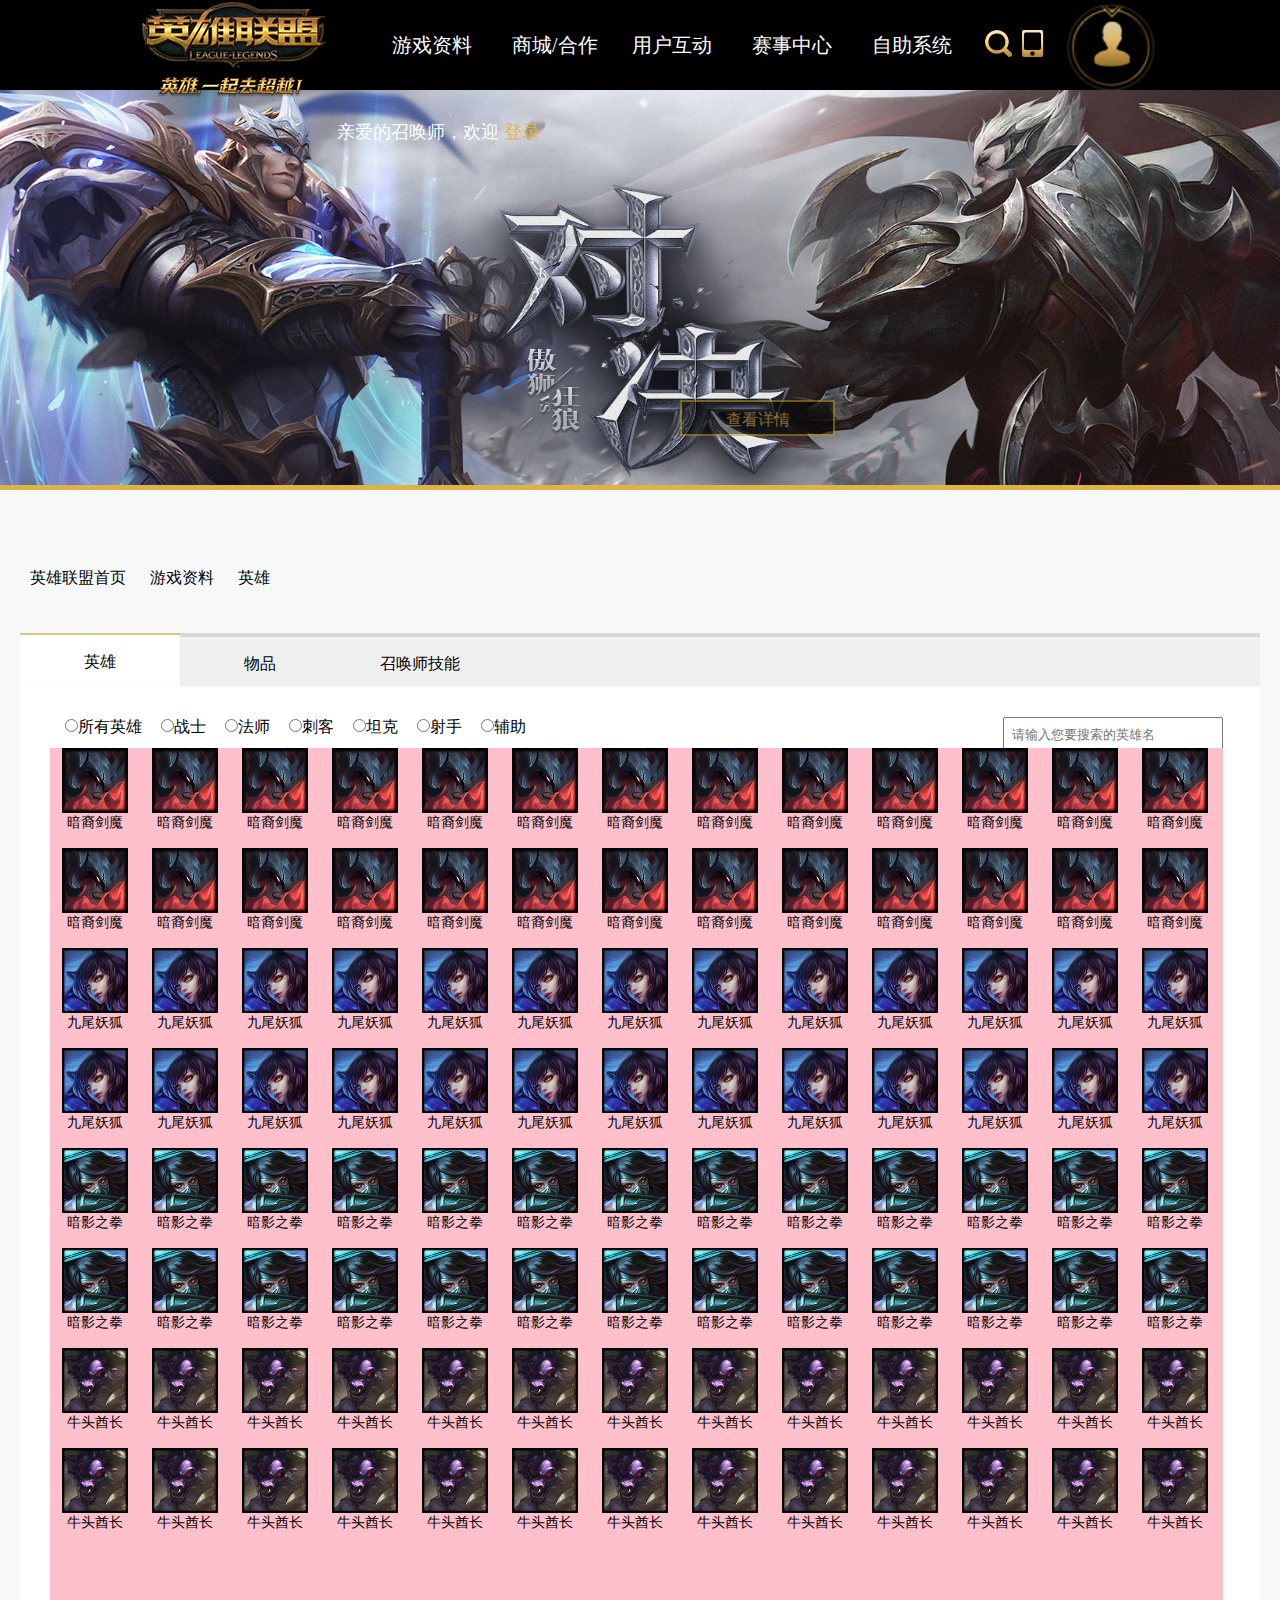
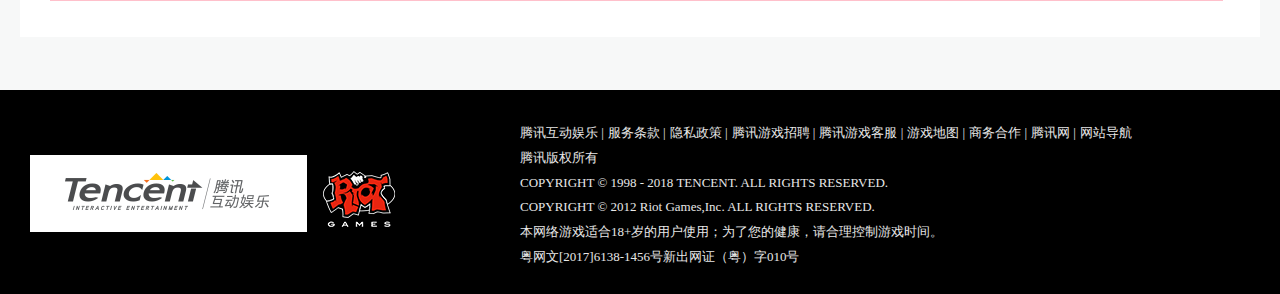
<file: 2.html>
<!DOCTYPE html>
<html lang="en">
<head>
	<meta charset="UTF-8">
	<title>Document</title>
	<link rel="stylesheet" href="css/2.css">
	<link rel="stylesheet" href="css/tongyong.css">
	<link rel="stylesheet" href="css/1.css">
	<link rel="stylesheet" href="https://at.alicdn.com/t/font_751204_1d0tz1flx1w.css">
	<link rel="stylesheet" href="https://at.alicdn.com/t/font_751204_kbnb6y6gdpd.css">
</head>
<body>
	<div class="top">
		<img src="img/top1.png" alt="" class="top_tupian1">
		<div class="top_wenzi">
			<a href=""><div class="top_wenzi1">
				<span class="top_wenzi1_1">游戏资料</span>
			</div></a>
			<div class="top_wenzi2">
				<span class="top_wenzi1_1">商城/合作</span>
			</div>
			<div class="top_wenzi2">
				<span class="top_wenzi1_1">用户互动</span>
			</div>
			<a href=""><div class="top_wenzi2">
				<span class="top_wenzi1_1">赛事中心</span>
			</div></a>
			<div class="top_wenzi2">
				<span class="top_wenzi1_1">自助系统</span>
			</div>
		</div>
		<div class="top_tupian2hezi"><img src="img/top2.png" alt="" class="top_tupian2"></div>
		<img src="img/top3.png" alt="" class="top_tupian3">
		<div class="top_right">
			<span class="top_right_wenzi1">亲爱的召唤师，欢迎</span>
			<span class="top_right_wenzi2">&nbsp登录</span>
		</div>
	</div>
	<div class="bgtu">
		<img src="img/bg1.png" alt="" class="bgimg" style="z-index: -5;">
		<a href=""><div class="bg_dingwei">
			<span class="bg_dingwei_wenzi">查看详情</span>
		</div></a>
	</div>
	<div class="yinxiongziliao">
		<div class="yinxiong_1">
			<i class="iconfont icon-fangwu"></i>
			<a href="index.html"><span class="fangwu">英雄联盟首页</span></a>
			<i class="iconfont icon-dayuhao"></i>
			<a href=""><span class="fangwu">游戏资料</span></a>
			<i class="iconfont icon-dayuhao"></i>
			<a href=""><span class="fangwu2">英雄</span></a>
		</div>

		<div class="yinxiong_3" style="background-color: #fff; border-top:2px solid #dec48a; ">
			<span class="yinxiong_2_wenzi">英雄</span>
		</div>

		<div class="yinxiong_3">
			<span class="yinxiong_2_wenzi2">物品</span>
		</div>

		<div class="yinxiong_3">
			<span class="yinxiong_2_wenzi2">召唤师技能</span>
		</div>

		<!-- <div class="yinxiong_3">
			<span class="yinxiong_2_wenzi2">符文</span>
		</div> -->

		<div class="yinxiong_4"></div>

		<div class="showbox" style="display: block;">
            <div class=" yinxiong_top">
            <input type="radio" name="class" checked="checked">所有英雄
            <input type="radio" name="class">战士
            <input type="radio" name="class">法师
            <input type="radio" name="class">刺客
            <input type="radio" name="class">坦克
            <input type="radio" name="class">射手
            <input type="radio" name="class">辅助
            <input type="text" placeholder="&nbsp&nbsp请输入您要搜索的英雄名" class="yonghu">
            </div>
            <div class="showbox1">

            	<a href="3.html"><div class="yinxiong_tou">
                <div class="yinxiong_fangda">
                    <img src="img/Aatrox.png" alt="" class="yinxiong99">
                    <div class="yinxiong_beijing">
                        <i class="iconfont icon-sousuo"></i>
                    </div>
                </div>
                <span class="yinxiong_name_2" style="color: #000;">暗裔剑魔</span>
           		</div></a>

           		<div class="yinxiong_tou">
                <div class="yinxiong_fangda">
                    <img src="img/Aatrox.png" alt="" class="yinxiong99">
                    <div class="yinxiong_beijing">
                        <i class="iconfont icon-sousuo"></i>
                    </div>
                </div>
                <span class="yinxiong_name_2">暗裔剑魔</span>
           		</div>

           		<div class="yinxiong_tou">
                <div class="yinxiong_fangda">
                    <img src="img/Aatrox.png" alt="" class="yinxiong99">
                    <div class="yinxiong_beijing">
                        <i class="iconfont icon-sousuo"></i>
                    </div>
                </div>
                <span class="yinxiong_name_2">暗裔剑魔</span>
           		</div>

           		<div class="yinxiong_tou">
                <div class="yinxiong_fangda">
                    <img src="img/Aatrox.png" alt="" class="yinxiong99">
                    <div class="yinxiong_beijing">
                        <i class="iconfont icon-sousuo"></i>
                    </div>
                </div>
                <span class="yinxiong_name_2">暗裔剑魔</span>
           		</div>

           		<div class="yinxiong_tou">
                <div class="yinxiong_fangda">
                    <img src="img/Aatrox.png" alt="" class="yinxiong99">
                    <div class="yinxiong_beijing">
                        <i class="iconfont icon-sousuo"></i>
                    </div>
                </div>
                <span class="yinxiong_name_2">暗裔剑魔</span>
           		</div>

           		<div class="yinxiong_tou">
                <div class="yinxiong_fangda">
                    <img src="img/Aatrox.png" alt="" class="yinxiong99">
                    <div class="yinxiong_beijing">
                        <i class="iconfont icon-sousuo"></i>
                    </div>
                </div>
                <span class="yinxiong_name_2">暗裔剑魔</span>
           		</div>

           		<div class="yinxiong_tou">
                <div class="yinxiong_fangda">
                    <img src="img/Aatrox.png" alt="" class="yinxiong99">
                    <div class="yinxiong_beijing">
                        <i class="iconfont icon-sousuo"></i>
                    </div>
                </div>
                <span class="yinxiong_name_2">暗裔剑魔</span>
           		</div>

           		<div class="yinxiong_tou">
                <div class="yinxiong_fangda">
                    <img src="img/Aatrox.png" alt="" class="yinxiong99">
                    <div class="yinxiong_beijing">
                        <i class="iconfont icon-sousuo"></i>
                    </div>
                </div>
                <span class="yinxiong_name_2">暗裔剑魔</span>
           		</div>

           		<div class="yinxiong_tou">
                <div class="yinxiong_fangda">
                    <img src="img/Aatrox.png" alt="" class="yinxiong99">
                    <div class="yinxiong_beijing">
                        <i class="iconfont icon-sousuo"></i>
                    </div>
                </div>
                <span class="yinxiong_name_2">暗裔剑魔</span>
           		</div>

           		<div class="yinxiong_tou">
                <div class="yinxiong_fangda">
                    <img src="img/Aatrox.png" alt="" class="yinxiong99">
                    <div class="yinxiong_beijing">
                        <i class="iconfont icon-sousuo"></i>
                    </div>
                </div>
                <span class="yinxiong_name_2">暗裔剑魔</span>
           		</div>

           		<div class="yinxiong_tou">
                <div class="yinxiong_fangda">
                    <img src="img/Aatrox.png" alt="" class="yinxiong99">
                    <div class="yinxiong_beijing">
                        <i class="iconfont icon-sousuo"></i>
                    </div>
                </div>
                <span class="yinxiong_name_2">暗裔剑魔</span>
           		</div>

           		<div class="yinxiong_tou">
                <div class="yinxiong_fangda">
                    <img src="img/Aatrox.png" alt="" class="yinxiong99">
                    <div class="yinxiong_beijing">
                        <i class="iconfont icon-sousuo"></i>
                    </div>
                </div>
                <span class="yinxiong_name_2">暗裔剑魔</span>
           		</div>

           		<div class="yinxiong_tou">
                <div class="yinxiong_fangda">
                    <img src="img/Aatrox.png" alt="" class="yinxiong99">
                    <div class="yinxiong_beijing">
                        <i class="iconfont icon-sousuo"></i>
                    </div>
                </div>
                <span class="yinxiong_name_2">暗裔剑魔</span>
           		</div>

           		<div class="yinxiong_tou">
                <div class="yinxiong_fangda">
                    <img src="img/Aatrox.png" alt="" class="yinxiong99">
                    <div class="yinxiong_beijing">
                        <i class="iconfont icon-sousuo"></i>
                    </div>
                </div>
                <span class="yinxiong_name_2">暗裔剑魔</span>
           		</div>

           		<div class="yinxiong_tou">
                <div class="yinxiong_fangda">
                    <img src="img/Aatrox.png" alt="" class="yinxiong99">
                    <div class="yinxiong_beijing">
                        <i class="iconfont icon-sousuo"></i>
                    </div>
                </div>
                <span class="yinxiong_name_2">暗裔剑魔</span>
           		</div>

           		<div class="yinxiong_tou">
                <div class="yinxiong_fangda">
                    <img src="img/Aatrox.png" alt="" class="yinxiong99">
                    <div class="yinxiong_beijing">
                        <i class="iconfont icon-sousuo"></i>
                    </div>
                </div>
                <span class="yinxiong_name_2">暗裔剑魔</span>
           		</div>

           		<div class="yinxiong_tou">
                <div class="yinxiong_fangda">
                    <img src="img/Aatrox.png" alt="" class="yinxiong99">
                    <div class="yinxiong_beijing">
                        <i class="iconfont icon-sousuo"></i>
                    </div>
                </div>
                <span class="yinxiong_name_2">暗裔剑魔</span>
           		</div>

           		<div class="yinxiong_tou">
                <div class="yinxiong_fangda">
                    <img src="img/Aatrox.png" alt="" class="yinxiong99">
                    <div class="yinxiong_beijing">
                        <i class="iconfont icon-sousuo"></i>
                    </div>
                </div>
                <span class="yinxiong_name_2">暗裔剑魔</span>
           		</div>

           		<div class="yinxiong_tou">
                <div class="yinxiong_fangda">
                    <img src="img/Aatrox.png" alt="" class="yinxiong99">
                    <div class="yinxiong_beijing">
                        <i class="iconfont icon-sousuo"></i>
                    </div>
                </div>
                <span class="yinxiong_name_2">暗裔剑魔</span>
           		</div>

           		<div class="yinxiong_tou">
                <div class="yinxiong_fangda">
                    <img src="img/Aatrox.png" alt="" class="yinxiong99">
                    <div class="yinxiong_beijing">
                        <i class="iconfont icon-sousuo"></i>
                    </div>
                </div>
                <span class="yinxiong_name_2">暗裔剑魔</span>
           		</div>

           		<div class="yinxiong_tou">
                <div class="yinxiong_fangda">
                    <img src="img/Aatrox.png" alt="" class="yinxiong99">
                    <div class="yinxiong_beijing">
                        <i class="iconfont icon-sousuo"></i>
                    </div>
                </div>
                <span class="yinxiong_name_2">暗裔剑魔</span>
           		</div>

           		<div class="yinxiong_tou">
                <div class="yinxiong_fangda">
                    <img src="img/Aatrox.png" alt="" class="yinxiong99">
                    <div class="yinxiong_beijing">
                        <i class="iconfont icon-sousuo"></i>
                    </div>
                </div>
                <span class="yinxiong_name_2">暗裔剑魔</span>
           		</div>

           		<div class="yinxiong_tou">
                <div class="yinxiong_fangda">
                    <img src="img/Aatrox.png" alt="" class="yinxiong99">
                    <div class="yinxiong_beijing">
                        <i class="iconfont icon-sousuo"></i>
                    </div>
                </div>
                <span class="yinxiong_name_2">暗裔剑魔</span>
           		</div>

           		<div class="yinxiong_tou">
                <div class="yinxiong_fangda">
                    <img src="img/Aatrox.png" alt="" class="yinxiong99">
                    <div class="yinxiong_beijing">
                        <i class="iconfont icon-sousuo"></i>
                    </div>
                </div>
                <span class="yinxiong_name_2">暗裔剑魔</span>
           		</div>

           		<div class="yinxiong_tou">
                <div class="yinxiong_fangda">
                    <img src="img/Aatrox.png" alt="" class="yinxiong99">
                    <div class="yinxiong_beijing">
                        <i class="iconfont icon-sousuo"></i>
                    </div>
                </div>
                <span class="yinxiong_name_2">暗裔剑魔</span>
           		</div>

				<div class="yinxiong_tou">
                <div class="yinxiong_fangda">
                    <img src="img/Aatrox.png" alt="" class="yinxiong99">
                    <div class="yinxiong_beijing">
                        <i class="iconfont icon-sousuo"></i>
                    </div>
                </div>
                <span class="yinxiong_name_2">暗裔剑魔</span>
           		</div>

           		 <div class="yinxiong_tou">
                <div class="yinxiong_fangda">
                    <img src="img/Ahri.png" alt="" class="yinxiong99">
                    <div class="yinxiong_beijing">
                        <i class="iconfont icon-sousuo"></i>
                    </div>
                </div>
                <span class="yinxiong_name_2">九尾妖狐</span>
            </div>

             <div class="yinxiong_tou">
                <div class="yinxiong_fangda">
                    <img src="img/Ahri.png" alt="" class="yinxiong99">
                    <div class="yinxiong_beijing">
                        <i class="iconfont icon-sousuo"></i>
                    </div>
                </div>
                <span class="yinxiong_name_2">九尾妖狐</span>
            </div>

             <div class="yinxiong_tou">
                <div class="yinxiong_fangda">
                    <img src="img/Ahri.png" alt="" class="yinxiong99">
                    <div class="yinxiong_beijing">
                        <i class="iconfont icon-sousuo"></i>
                    </div>
                </div>
                <span class="yinxiong_name_2">九尾妖狐</span>
            </div>

             <div class="yinxiong_tou">
                <div class="yinxiong_fangda">
                    <img src="img/Ahri.png" alt="" class="yinxiong99">
                    <div class="yinxiong_beijing">
                        <i class="iconfont icon-sousuo"></i>
                    </div>
                </div>
                <span class="yinxiong_name_2">九尾妖狐</span>
            </div>

             <div class="yinxiong_tou">
                <div class="yinxiong_fangda">
                    <img src="img/Ahri.png" alt="" class="yinxiong99">
                    <div class="yinxiong_beijing">
                        <i class="iconfont icon-sousuo"></i>
                    </div>
                </div>
                <span class="yinxiong_name_2">九尾妖狐</span>
            </div>

             <div class="yinxiong_tou">
                <div class="yinxiong_fangda">
                    <img src="img/Ahri.png" alt="" class="yinxiong99">
                    <div class="yinxiong_beijing">
                        <i class="iconfont icon-sousuo"></i>
                    </div>
                </div>
                <span class="yinxiong_name_2">九尾妖狐</span>
            </div>

             <div class="yinxiong_tou">
                <div class="yinxiong_fangda">
                    <img src="img/Ahri.png" alt="" class="yinxiong99">
                    <div class="yinxiong_beijing">
                        <i class="iconfont icon-sousuo"></i>
                    </div>
                </div>
                <span class="yinxiong_name_2">九尾妖狐</span>
            </div>

             <div class="yinxiong_tou">
                <div class="yinxiong_fangda">
                    <img src="img/Ahri.png" alt="" class="yinxiong99">
                    <div class="yinxiong_beijing">
                        <i class="iconfont icon-sousuo"></i>
                    </div>
                </div>
                <span class="yinxiong_name_2">九尾妖狐</span>
            </div>

             <div class="yinxiong_tou">
                <div class="yinxiong_fangda">
                    <img src="img/Ahri.png" alt="" class="yinxiong99">
                    <div class="yinxiong_beijing">
                        <i class="iconfont icon-sousuo"></i>
                    </div>
                </div>
                <span class="yinxiong_name_2">九尾妖狐</span>
            </div>

             <div class="yinxiong_tou">
                <div class="yinxiong_fangda">
                    <img src="img/Ahri.png" alt="" class="yinxiong99">
                    <div class="yinxiong_beijing">
                        <i class="iconfont icon-sousuo"></i>
                    </div>
                </div>
                <span class="yinxiong_name_2">九尾妖狐</span>
            </div>

             <div class="yinxiong_tou">
                <div class="yinxiong_fangda">
                    <img src="img/Ahri.png" alt="" class="yinxiong99">
                    <div class="yinxiong_beijing">
                        <i class="iconfont icon-sousuo"></i>
                    </div>
                </div>
                <span class="yinxiong_name_2">九尾妖狐</span>
            </div>

             <div class="yinxiong_tou">
                <div class="yinxiong_fangda">
                    <img src="img/Ahri.png" alt="" class="yinxiong99">
                    <div class="yinxiong_beijing">
                        <i class="iconfont icon-sousuo"></i>
                    </div>
                </div>
                <span class="yinxiong_name_2">九尾妖狐</span>
            </div>

             <div class="yinxiong_tou">
                <div class="yinxiong_fangda">
                    <img src="img/Ahri.png" alt="" class="yinxiong99">
                    <div class="yinxiong_beijing">
                        <i class="iconfont icon-sousuo"></i>
                    </div>
                </div>
                <span class="yinxiong_name_2">九尾妖狐</span>
            </div>

            <div class="yinxiong_tou">
                <div class="yinxiong_fangda">
                    <img src="img/Ahri.png" alt="" class="yinxiong99">
                    <div class="yinxiong_beijing">
                        <i class="iconfont icon-sousuo"></i>
                    </div>
                </div>
                <span class="yinxiong_name_2">九尾妖狐</span>
            </div>

             <div class="yinxiong_tou">
                <div class="yinxiong_fangda">
                    <img src="img/Ahri.png" alt="" class="yinxiong99">
                    <div class="yinxiong_beijing">
                        <i class="iconfont icon-sousuo"></i>
                    </div>
                </div>
                <span class="yinxiong_name_2">九尾妖狐</span>
            </div>

             <div class="yinxiong_tou">
                <div class="yinxiong_fangda">
                    <img src="img/Ahri.png" alt="" class="yinxiong99">
                    <div class="yinxiong_beijing">
                        <i class="iconfont icon-sousuo"></i>
                    </div>
                </div>
                <span class="yinxiong_name_2">九尾妖狐</span>
            </div>

             <div class="yinxiong_tou">
                <div class="yinxiong_fangda">
                    <img src="img/Ahri.png" alt="" class="yinxiong99">
                    <div class="yinxiong_beijing">
                        <i class="iconfont icon-sousuo"></i>
                    </div>
                </div>
                <span class="yinxiong_name_2">九尾妖狐</span>
            </div>

             <div class="yinxiong_tou">
                <div class="yinxiong_fangda">
                    <img src="img/Ahri.png" alt="" class="yinxiong99">
                    <div class="yinxiong_beijing">
                        <i class="iconfont icon-sousuo"></i>
                    </div>
                </div>
                <span class="yinxiong_name_2">九尾妖狐</span>
            </div>

             <div class="yinxiong_tou">
                <div class="yinxiong_fangda">
                    <img src="img/Ahri.png" alt="" class="yinxiong99">
                    <div class="yinxiong_beijing">
                        <i class="iconfont icon-sousuo"></i>
                    </div>
                </div>
                <span class="yinxiong_name_2">九尾妖狐</span>
            </div>

             <div class="yinxiong_tou">
                <div class="yinxiong_fangda">
                    <img src="img/Ahri.png" alt="" class="yinxiong99">
                    <div class="yinxiong_beijing">
                        <i class="iconfont icon-sousuo"></i>
                    </div>
                </div>
                <span class="yinxiong_name_2">九尾妖狐</span>
            </div>

             <div class="yinxiong_tou">
                <div class="yinxiong_fangda">
                    <img src="img/Ahri.png" alt="" class="yinxiong99">
                    <div class="yinxiong_beijing">
                        <i class="iconfont icon-sousuo"></i>
                    </div>
                </div>
                <span class="yinxiong_name_2">九尾妖狐</span>
            </div>

             <div class="yinxiong_tou">
                <div class="yinxiong_fangda">
                    <img src="img/Ahri.png" alt="" class="yinxiong99">
                    <div class="yinxiong_beijing">
                        <i class="iconfont icon-sousuo"></i>
                    </div>
                </div>
                <span class="yinxiong_name_2">九尾妖狐</span>
            </div>

             <div class="yinxiong_tou">
                <div class="yinxiong_fangda">
                    <img src="img/Ahri.png" alt="" class="yinxiong99">
                    <div class="yinxiong_beijing">
                        <i class="iconfont icon-sousuo"></i>
                    </div>
                </div>
                <span class="yinxiong_name_2">九尾妖狐</span>
            </div>

             <div class="yinxiong_tou">
                <div class="yinxiong_fangda">
                    <img src="img/Ahri.png" alt="" class="yinxiong99">
                    <div class="yinxiong_beijing">
                        <i class="iconfont icon-sousuo"></i>
                    </div>
                </div>
                <span class="yinxiong_name_2">九尾妖狐</span>
            </div>

             <div class="yinxiong_tou">
                <div class="yinxiong_fangda">
                    <img src="img/Ahri.png" alt="" class="yinxiong99">
                    <div class="yinxiong_beijing">
                        <i class="iconfont icon-sousuo"></i>
                    </div>
                </div>
                <span class="yinxiong_name_2">九尾妖狐</span>
            </div>

             <div class="yinxiong_tou">
                <div class="yinxiong_fangda">
                    <img src="img/Ahri.png" alt="" class="yinxiong99">
                    <div class="yinxiong_beijing">
                        <i class="iconfont icon-sousuo"></i>
                    </div>
                </div>
                <span class="yinxiong_name_2">九尾妖狐</span>
            </div>

             <div class="yinxiong_tou">
                <div class="yinxiong_fangda">
                    <img src="img/Akali.png" alt="" class="yinxiong99">
                    <div class="yinxiong_beijing">
                        <i class="iconfont icon-sousuo"></i>
                    </div>
                </div>
                <span class="yinxiong_name_2">暗影之拳</span>
            </div>

             <div class="yinxiong_tou">
                <div class="yinxiong_fangda">
                    <img src="img/Akali.png" alt="" class="yinxiong99">
                    <div class="yinxiong_beijing">
                        <i class="iconfont icon-sousuo"></i>
                    </div>
                </div>
                <span class="yinxiong_name_2">暗影之拳</span>
            </div>

             <div class="yinxiong_tou">
                <div class="yinxiong_fangda">
                    <img src="img/Akali.png" alt="" class="yinxiong99">
                    <div class="yinxiong_beijing">
                        <i class="iconfont icon-sousuo"></i>
                    </div>
                </div>
                <span class="yinxiong_name_2">暗影之拳</span>
            </div>

             <div class="yinxiong_tou">
                <div class="yinxiong_fangda">
                    <img src="img/Akali.png" alt="" class="yinxiong99">
                    <div class="yinxiong_beijing">
                        <i class="iconfont icon-sousuo"></i>
                    </div>
                </div>
                <span class="yinxiong_name_2">暗影之拳</span>
            </div>

             <div class="yinxiong_tou">
                <div class="yinxiong_fangda">
                    <img src="img/Akali.png" alt="" class="yinxiong99">
                    <div class="yinxiong_beijing">
                        <i class="iconfont icon-sousuo"></i>
                    </div>
                </div>
                <span class="yinxiong_name_2">暗影之拳</span>
            </div>

             <div class="yinxiong_tou">
                <div class="yinxiong_fangda">
                    <img src="img/Akali.png" alt="" class="yinxiong99">
                    <div class="yinxiong_beijing">
                        <i class="iconfont icon-sousuo"></i>
                    </div>
                </div>
                <span class="yinxiong_name_2">暗影之拳</span>
            </div>

             <div class="yinxiong_tou">
                <div class="yinxiong_fangda">
                    <img src="img/Akali.png" alt="" class="yinxiong99">
                    <div class="yinxiong_beijing">
                        <i class="iconfont icon-sousuo"></i>
                    </div>
                </div>
                <span class="yinxiong_name_2">暗影之拳</span>
            </div>

             <div class="yinxiong_tou">
                <div class="yinxiong_fangda">
                    <img src="img/Akali.png" alt="" class="yinxiong99">
                    <div class="yinxiong_beijing">
                        <i class="iconfont icon-sousuo"></i>
                    </div>
                </div>
                <span class="yinxiong_name_2">暗影之拳</span>
            </div>

             <div class="yinxiong_tou">
                <div class="yinxiong_fangda">
                    <img src="img/Akali.png" alt="" class="yinxiong99">
                    <div class="yinxiong_beijing">
                        <i class="iconfont icon-sousuo"></i>
                    </div>
                </div>
                <span class="yinxiong_name_2">暗影之拳</span>
            </div>

             <div class="yinxiong_tou">
                <div class="yinxiong_fangda">
                    <img src="img/Akali.png" alt="" class="yinxiong99">
                    <div class="yinxiong_beijing">
                        <i class="iconfont icon-sousuo"></i>
                    </div>
                </div>
                <span class="yinxiong_name_2">暗影之拳</span>
            </div>

             <div class="yinxiong_tou">
                <div class="yinxiong_fangda">
                    <img src="img/Akali.png" alt="" class="yinxiong99">
                    <div class="yinxiong_beijing">
                        <i class="iconfont icon-sousuo"></i>
                    </div>
                </div>
                <span class="yinxiong_name_2">暗影之拳</span>
            </div>

             <div class="yinxiong_tou">
                <div class="yinxiong_fangda">
                    <img src="img/Akali.png" alt="" class="yinxiong99">
                    <div class="yinxiong_beijing">
                        <i class="iconfont icon-sousuo"></i>
                    </div>
                </div>
                <span class="yinxiong_name_2">暗影之拳</span>
            </div>

             <div class="yinxiong_tou">
                <div class="yinxiong_fangda">
                    <img src="img/Akali.png" alt="" class="yinxiong99">
                    <div class="yinxiong_beijing">
                        <i class="iconfont icon-sousuo"></i>
                    </div>
                </div>
                <span class="yinxiong_name_2">暗影之拳</span>
            </div>

			<div class="yinxiong_tou">
                <div class="yinxiong_fangda">
                    <img src="img/Akali.png" alt="" class="yinxiong99">
                    <div class="yinxiong_beijing">
                        <i class="iconfont icon-sousuo"></i>
                    </div>
                </div>
                <span class="yinxiong_name_2">暗影之拳</span>
            </div>

             <div class="yinxiong_tou">
                <div class="yinxiong_fangda">
                    <img src="img/Akali.png" alt="" class="yinxiong99">
                    <div class="yinxiong_beijing">
                        <i class="iconfont icon-sousuo"></i>
                    </div>
                </div>
                <span class="yinxiong_name_2">暗影之拳</span>
            </div>

             <div class="yinxiong_tou">
                <div class="yinxiong_fangda">
                    <img src="img/Akali.png" alt="" class="yinxiong99">
                    <div class="yinxiong_beijing">
                        <i class="iconfont icon-sousuo"></i>
                    </div>
                </div>
                <span class="yinxiong_name_2">暗影之拳</span>
            </div>

             <div class="yinxiong_tou">
                <div class="yinxiong_fangda">
                    <img src="img/Akali.png" alt="" class="yinxiong99">
                    <div class="yinxiong_beijing">
                        <i class="iconfont icon-sousuo"></i>
                    </div>
                </div>
                <span class="yinxiong_name_2">暗影之拳</span>
            </div>

             <div class="yinxiong_tou">
                <div class="yinxiong_fangda">
                    <img src="img/Akali.png" alt="" class="yinxiong99">
                    <div class="yinxiong_beijing">
                        <i class="iconfont icon-sousuo"></i>
                    </div>
                </div>
                <span class="yinxiong_name_2">暗影之拳</span>
            </div>

             <div class="yinxiong_tou">
                <div class="yinxiong_fangda">
                    <img src="img/Akali.png" alt="" class="yinxiong99">
                    <div class="yinxiong_beijing">
                        <i class="iconfont icon-sousuo"></i>
                    </div>
                </div>
                <span class="yinxiong_name_2">暗影之拳</span>
            </div>

             <div class="yinxiong_tou">
                <div class="yinxiong_fangda">
                    <img src="img/Akali.png" alt="" class="yinxiong99">
                    <div class="yinxiong_beijing">
                        <i class="iconfont icon-sousuo"></i>
                    </div>
                </div>
                <span class="yinxiong_name_2">暗影之拳</span>
            </div>

             <div class="yinxiong_tou">
                <div class="yinxiong_fangda">
                    <img src="img/Akali.png" alt="" class="yinxiong99">
                    <div class="yinxiong_beijing">
                        <i class="iconfont icon-sousuo"></i>
                    </div>
                </div>
                <span class="yinxiong_name_2">暗影之拳</span>
            </div>

             <div class="yinxiong_tou">
                <div class="yinxiong_fangda">
                    <img src="img/Akali.png" alt="" class="yinxiong99">
                    <div class="yinxiong_beijing">
                        <i class="iconfont icon-sousuo"></i>
                    </div>
                </div>
                <span class="yinxiong_name_2">暗影之拳</span>
            </div>

             <div class="yinxiong_tou">
                <div class="yinxiong_fangda">
                    <img src="img/Akali.png" alt="" class="yinxiong99">
                    <div class="yinxiong_beijing">
                        <i class="iconfont icon-sousuo"></i>
                    </div>
                </div>
                <span class="yinxiong_name_2">暗影之拳</span>
            </div>

             <div class="yinxiong_tou">
                <div class="yinxiong_fangda">
                    <img src="img/Akali.png" alt="" class="yinxiong99">
                    <div class="yinxiong_beijing">
                        <i class="iconfont icon-sousuo"></i>
                    </div>
                </div>
                <span class="yinxiong_name_2">暗影之拳</span>
            </div>

             <div class="yinxiong_tou">
                <div class="yinxiong_fangda">
                    <img src="img/Akali.png" alt="" class="yinxiong99">
                    <div class="yinxiong_beijing">
                        <i class="iconfont icon-sousuo"></i>
                    </div>
                </div>
                <span class="yinxiong_name_2">暗影之拳</span>
            </div>

             <div class="yinxiong_tou">
                <div class="yinxiong_fangda">
                    <img src="img/Akali.png" alt="" class="yinxiong99">
                    <div class="yinxiong_beijing">
                        <i class="iconfont icon-sousuo"></i>
                    </div>
                </div>
                <span class="yinxiong_name_2">暗影之拳</span>
            </div>


            <div class="yinxiong_tou">
                <div class="yinxiong_fangda">
                    <img src="img/Alistar.png" alt="" class="yinxiong99">
                    <div class="yinxiong_beijing">
                        <i class="iconfont icon-sousuo"></i>
                    </div>
                </div>
                <span class="yinxiong_name_2">牛头酋长</span>
            </div>


            <div class="yinxiong_tou">
                <div class="yinxiong_fangda">
                    <img src="img/Alistar.png" alt="" class="yinxiong99">
                    <div class="yinxiong_beijing">
                        <i class="iconfont icon-sousuo"></i>
                    </div>
                </div>
                <span class="yinxiong_name_2">牛头酋长</span>
            </div>


            <div class="yinxiong_tou">
                <div class="yinxiong_fangda">
                    <img src="img/Alistar.png" alt="" class="yinxiong99">
                    <div class="yinxiong_beijing">
                        <i class="iconfont icon-sousuo"></i>
                    </div>
                </div>
                <span class="yinxiong_name_2">牛头酋长</span>
            </div>


            <div class="yinxiong_tou">
                <div class="yinxiong_fangda">
                    <img src="img/Alistar.png" alt="" class="yinxiong99">
                    <div class="yinxiong_beijing">
                        <i class="iconfont icon-sousuo"></i>
                    </div>
                </div>
                <span class="yinxiong_name_2">牛头酋长</span>
            </div>


            <div class="yinxiong_tou">
                <div class="yinxiong_fangda">
                    <img src="img/Alistar.png" alt="" class="yinxiong99">
                    <div class="yinxiong_beijing">
                        <i class="iconfont icon-sousuo"></i>
                    </div>
                </div>
                <span class="yinxiong_name_2">牛头酋长</span>
            </div>


            <div class="yinxiong_tou">
                <div class="yinxiong_fangda">
                    <img src="img/Alistar.png" alt="" class="yinxiong99">
                    <div class="yinxiong_beijing">
                        <i class="iconfont icon-sousuo"></i>
                    </div>
                </div>
                <span class="yinxiong_name_2">牛头酋长</span>
            </div>


            <div class="yinxiong_tou">
                <div class="yinxiong_fangda">
                    <img src="img/Alistar.png" alt="" class="yinxiong99">
                    <div class="yinxiong_beijing">
                        <i class="iconfont icon-sousuo"></i>
                    </div>
                </div>
                <span class="yinxiong_name_2">牛头酋长</span>
            </div>


            <div class="yinxiong_tou">
                <div class="yinxiong_fangda">
                    <img src="img/Alistar.png" alt="" class="yinxiong99">
                    <div class="yinxiong_beijing">
                        <i class="iconfont icon-sousuo"></i>
                    </div>
                </div>
                <span class="yinxiong_name_2">牛头酋长</span>
            </div>


            <div class="yinxiong_tou">
                <div class="yinxiong_fangda">
                    <img src="img/Alistar.png" alt="" class="yinxiong99">
                    <div class="yinxiong_beijing">
                        <i class="iconfont icon-sousuo"></i>
                    </div>
                </div>
                <span class="yinxiong_name_2">牛头酋长</span>
            </div>


            <div class="yinxiong_tou">
                <div class="yinxiong_fangda">
                    <img src="img/Alistar.png" alt="" class="yinxiong99">
                    <div class="yinxiong_beijing">
                        <i class="iconfont icon-sousuo"></i>
                    </div>
                </div>
                <span class="yinxiong_name_2">牛头酋长</span>
            </div>


            <div class="yinxiong_tou">
                <div class="yinxiong_fangda">
                    <img src="img/Alistar.png" alt="" class="yinxiong99">
                    <div class="yinxiong_beijing">
                        <i class="iconfont icon-sousuo"></i>
                    </div>
                </div>
                <span class="yinxiong_name_2">牛头酋长</span>
            </div>


            <div class="yinxiong_tou">
                <div class="yinxiong_fangda">
                    <img src="img/Alistar.png" alt="" class="yinxiong99">
                    <div class="yinxiong_beijing">
                        <i class="iconfont icon-sousuo"></i>
                    </div>
                </div>
                <span class="yinxiong_name_2">牛头酋长</span>
            </div>


            <div class="yinxiong_tou">
                <div class="yinxiong_fangda">
                    <img src="img/Alistar.png" alt="" class="yinxiong99">
                    <div class="yinxiong_beijing">
                        <i class="iconfont icon-sousuo"></i>
                    </div>
                </div>
                <span class="yinxiong_name_2">牛头酋长</span>
            </div>
			

			<div class="yinxiong_tou">
                <div class="yinxiong_fangda">
                    <img src="img/Alistar.png" alt="" class="yinxiong99">
                    <div class="yinxiong_beijing">
                        <i class="iconfont icon-sousuo"></i>
                    </div>
                </div>
                <span class="yinxiong_name_2">牛头酋长</span>
            </div>


            <div class="yinxiong_tou">
                <div class="yinxiong_fangda">
                    <img src="img/Alistar.png" alt="" class="yinxiong99">
                    <div class="yinxiong_beijing">
                        <i class="iconfont icon-sousuo"></i>
                    </div>
                </div>
                <span class="yinxiong_name_2">牛头酋长</span>
            </div>


            <div class="yinxiong_tou">
                <div class="yinxiong_fangda">
                    <img src="img/Alistar.png" alt="" class="yinxiong99">
                    <div class="yinxiong_beijing">
                        <i class="iconfont icon-sousuo"></i>
                    </div>
                </div>
                <span class="yinxiong_name_2">牛头酋长</span>
            </div>


            <div class="yinxiong_tou">
                <div class="yinxiong_fangda">
                    <img src="img/Alistar.png" alt="" class="yinxiong99">
                    <div class="yinxiong_beijing">
                        <i class="iconfont icon-sousuo"></i>
                    </div>
                </div>
                <span class="yinxiong_name_2">牛头酋长</span>
            </div>


            <div class="yinxiong_tou">
                <div class="yinxiong_fangda">
                    <img src="img/Alistar.png" alt="" class="yinxiong99">
                    <div class="yinxiong_beijing">
                        <i class="iconfont icon-sousuo"></i>
                    </div>
                </div>
                <span class="yinxiong_name_2">牛头酋长</span>
            </div>


            <div class="yinxiong_tou">
                <div class="yinxiong_fangda">
                    <img src="img/Alistar.png" alt="" class="yinxiong99">
                    <div class="yinxiong_beijing">
                        <i class="iconfont icon-sousuo"></i>
                    </div>
                </div>
                <span class="yinxiong_name_2">牛头酋长</span>
            </div>


            <div class="yinxiong_tou">
                <div class="yinxiong_fangda">
                    <img src="img/Alistar.png" alt="" class="yinxiong99">
                    <div class="yinxiong_beijing">
                        <i class="iconfont icon-sousuo"></i>
                    </div>
                </div>
                <span class="yinxiong_name_2">牛头酋长</span>
            </div>


            <div class="yinxiong_tou">
                <div class="yinxiong_fangda">
                    <img src="img/Alistar.png" alt="" class="yinxiong99">
                    <div class="yinxiong_beijing">
                        <i class="iconfont icon-sousuo"></i>
                    </div>
                </div>
                <span class="yinxiong_name_2">牛头酋长</span>
            </div>


            <div class="yinxiong_tou">
                <div class="yinxiong_fangda">
                    <img src="img/Alistar.png" alt="" class="yinxiong99">
                    <div class="yinxiong_beijing">
                        <i class="iconfont icon-sousuo"></i>
                    </div>
                </div>
                <span class="yinxiong_name_2">牛头酋长</span>
            </div>


            <div class="yinxiong_tou">
                <div class="yinxiong_fangda">
                    <img src="img/Alistar.png" alt="" class="yinxiong99">
                    <div class="yinxiong_beijing">
                        <i class="iconfont icon-sousuo"></i>
                    </div>
                </div>
                <span class="yinxiong_name_2">牛头酋长</span>
            </div>


            <div class="yinxiong_tou">
                <div class="yinxiong_fangda">
                    <img src="img/Alistar.png" alt="" class="yinxiong99">
                    <div class="yinxiong_beijing">
                        <i class="iconfont icon-sousuo"></i>
                    </div>
                </div>
                <span class="yinxiong_name_2">牛头酋长</span>
            </div>


            <div class="yinxiong_tou">
                <div class="yinxiong_fangda">
                    <img src="img/Alistar.png" alt="" class="yinxiong99">
                    <div class="yinxiong_beijing">
                        <i class="iconfont icon-sousuo"></i>
                    </div>
                </div>
                <span class="yinxiong_name_2">牛头酋长</span>
            </div>

            
            <div class="yinxiong_tou">
                <div class="yinxiong_fangda">
                    <img src="img/Alistar.png" alt="" class="yinxiong99">
                    <div class="yinxiong_beijing">
                        <i class="iconfont icon-sousuo"></i>
                    </div>
                </div>
                <span class="yinxiong_name_2">牛头酋长</span>
            </div>
            </div>
        </div>
		<div class="showbox" style="display: none;">
			<div class=" yinxiong_top">
            <input type="radio" name="class" checked="checked" class="zhuangbei_btn">所有物品
            <input type="radio" name="class" class="zhuangbei_btn">防御类
            <input type="radio" name="class" class="zhuangbei_btn">攻击类
            <input type="radio" name="class" class="zhuangbei_btn">法术类
            <input type="radio" name="class" class="zhuangbei_btn">移动速度
            <input type="radio" name="class" class="zhuangbei_btn">消耗品
            <input type="text" placeholder="&nbsp&nbsp请输入您要搜索的物品名" class="yonghu">
            </div>
            <div class="zhungbei_dingwei" style="display: block;">

            	<div class="yinxiong_tou wujing1">
                <div class="yinxiong_fangda">
                    <img src="img/3031.png" alt="" class="yinxiong99">
                    <div class="yinxiong_beijing">
                        <i class="iconfont icon-sousuo"></i>
                    </div>
                </div>
                <span class="yinxiong_name_2" style="font-size: 14px;">无尽之刃</span>
                <div class="yidong">
                    <img src="img/3031.png" alt="" class="wujing_tp">
                   <h1>无尽之刃</h1>
                   <h2>售价或合成费用：1000</h2>
                   <h3>+80攻击力</h3>
                   <h4> 唯一被动：翻倍你的暴击几率。</h4>
                    <h5>唯一被动：对英雄造成的15%暴击伤害转换为真实伤害</h5>
                </div>
           		</div>

           		<div class="yinxiong_tou">
                <div class="yinxiong_fangda">
                    <img src="img/3031.png" alt="" class="yinxiong99">
                    <div class="yinxiong_beijing">
                        <i class="iconfont icon-sousuo"></i>
                    </div>
                </div>
                <span class="yinxiong_name_2" style="font-size: 14px;">无尽之刃</span>
           		</div>
           		<div class="yinxiong_tou">
                <div class="yinxiong_fangda">
                    <img src="img/3031.png" alt="" class="yinxiong99">
                    <div class="yinxiong_beijing">
                        <i class="iconfont icon-sousuo"></i>
                    </div>
                </div>
                <span class="yinxiong_name_2" style="font-size: 14px;">无尽之刃</span>
           		</div>
           		<div class="yinxiong_tou">
                <div class="yinxiong_fangda">
                    <img src="img/3031.png" alt="" class="yinxiong99">
                    <div class="yinxiong_beijing">
                        <i class="iconfont icon-sousuo"></i>
                    </div>
                </div>
                <span class="yinxiong_name_2" style="font-size: 14px;">无尽之刃</span>
           		</div>
           		<div class="yinxiong_tou">
                <div class="yinxiong_fangda">
                    <img src="img/3031.png" alt="" class="yinxiong99">
                    <div class="yinxiong_beijing">
                        <i class="iconfont icon-sousuo"></i>
                    </div>
                </div>
                <span class="yinxiong_name_2" style="font-size: 14px;">无尽之刃</span>
           		</div>
           		<div class="yinxiong_tou">
                <div class="yinxiong_fangda">
                    <img src="img/3031.png" alt="" class="yinxiong99">
                    <div class="yinxiong_beijing">
                        <i class="iconfont icon-sousuo"></i>
                    </div>
                </div>
                <span class="yinxiong_name_2" style="font-size: 14px;">无尽之刃</span>
           		</div>
           		<div class="yinxiong_tou">
                <div class="yinxiong_fangda">
                    <img src="img/3031.png" alt="" class="yinxiong99">
                    <div class="yinxiong_beijing">
                        <i class="iconfont icon-sousuo"></i>
                    </div>
                </div>
                <span class="yinxiong_name_2" style="font-size: 14px;">无尽之刃</span>
           		</div>
           		<div class="yinxiong_tou">
                <div class="yinxiong_fangda">
                    <img src="img/3031.png" alt="" class="yinxiong99">
                    <div class="yinxiong_beijing">
                        <i class="iconfont icon-sousuo"></i>
                    </div>
                </div>
                <span class="yinxiong_name_2" style="font-size: 14px;">无尽之刃</span>
           		</div>
           		<div class="yinxiong_tou">
                <div class="yinxiong_fangda">
                    <img src="img/3031.png" alt="" class="yinxiong99">
                    <div class="yinxiong_beijing">
                        <i class="iconfont icon-sousuo"></i>
                    </div>
                </div>
                <span class="yinxiong_name_2" style="font-size: 14px;">无尽之刃</span>
           		</div>
           		<div class="yinxiong_tou">
                <div class="yinxiong_fangda">
                    <img src="img/3031.png" alt="" class="yinxiong99">
                    <div class="yinxiong_beijing">
                        <i class="iconfont icon-sousuo"></i>
                    </div>
                </div>
                <span class="yinxiong_name_2" style="font-size: 14px;">无尽之刃</span>
           		</div>
           		<div class="yinxiong_tou">
                <div class="yinxiong_fangda">
                    <img src="img/3031.png" alt="" class="yinxiong99">
                    <div class="yinxiong_beijing">
                        <i class="iconfont icon-sousuo"></i>
                    </div>
                </div>
                <span class="yinxiong_name_2" style="font-size: 14px;">无尽之刃</span>
           		</div>
           		<div class="yinxiong_tou">
                <div class="yinxiong_fangda">
                    <img src="img/3031.png" alt="" class="yinxiong99">
                    <div class="yinxiong_beijing">
                        <i class="iconfont icon-sousuo"></i>
                    </div>
                </div>
                <span class="yinxiong_name_2" style="font-size: 14px;">无尽之刃</span>
           		</div>
           		<div class="yinxiong_tou">
                <div class="yinxiong_fangda">
                    <img src="img/3031.png" alt="" class="yinxiong99">
                    <div class="yinxiong_beijing">
                        <i class="iconfont icon-sousuo"></i>
                    </div>
                </div>
                <span class="yinxiong_name_2" style="font-size: 14px;">无尽之刃</span>
           		</div>
           		<div class="yinxiong_tou">
                <div class="yinxiong_fangda">
                    <img src="img/3031.png" alt="" class="yinxiong99">
                    <div class="yinxiong_beijing">
                        <i class="iconfont icon-sousuo"></i>
                    </div>
                </div>
                <span class="yinxiong_name_2" style="font-size: 14px;">无尽之刃</span>
           		</div>
           		<div class="yinxiong_tou">
                <div class="yinxiong_fangda">
                    <img src="img/3031.png" alt="" class="yinxiong99">
                    <div class="yinxiong_beijing">
                        <i class="iconfont icon-sousuo"></i>
                    </div>
                </div>
                <span class="yinxiong_name_2" style="font-size: 14px;">无尽之刃</span>
           		</div>
           		<div class="yinxiong_tou">
                <div class="yinxiong_fangda">
                    <img src="img/3031.png" alt="" class="yinxiong99">
                    <div class="yinxiong_beijing">
                        <i class="iconfont icon-sousuo"></i>
                    </div>
                </div>
                <span class="yinxiong_name_2" style="font-size: 14px;">无尽之刃</span>
           		</div>
           		<div class="yinxiong_tou">
                <div class="yinxiong_fangda">
                    <img src="img/3031.png" alt="" class="yinxiong99">
                    <div class="yinxiong_beijing">
                        <i class="iconfont icon-sousuo"></i>
                    </div>
                </div>
                <span class="yinxiong_name_2" style="font-size: 14px;">无尽之刃</span>
           		</div>
           		<div class="yinxiong_tou">
                <div class="yinxiong_fangda">
                    <img src="img/3031.png" alt="" class="yinxiong99">
                    <div class="yinxiong_beijing">
                        <i class="iconfont icon-sousuo"></i>
                    </div>
                </div>
                <span class="yinxiong_name_2" style="font-size: 14px;">无尽之刃</span>
           		</div>
           		<div class="yinxiong_tou">
                <div class="yinxiong_fangda">
                    <img src="img/3031.png" alt="" class="yinxiong99">
                    <div class="yinxiong_beijing">
                        <i class="iconfont icon-sousuo"></i>
                    </div>
                </div>
                <span class="yinxiong_name_2" style="font-size: 14px;">无尽之刃</span>
           		</div>
           		<div class="yinxiong_tou">
                <div class="yinxiong_fangda">
                    <img src="img/3031.png" alt="" class="yinxiong99">
                    <div class="yinxiong_beijing">
                        <i class="iconfont icon-sousuo"></i>
                    </div>
                </div>
                <span class="yinxiong_name_2" style="font-size: 14px;">无尽之刃</span>
           		</div>
           		<div class="yinxiong_tou">
                <div class="yinxiong_fangda">
                    <img src="img/3031.png" alt="" class="yinxiong99">
                    <div class="yinxiong_beijing">
                        <i class="iconfont icon-sousuo"></i>
                    </div>
                </div>
                <span class="yinxiong_name_2" style="font-size: 14px;">无尽之刃</span>
           		</div>
           		<div class="yinxiong_tou">
                <div class="yinxiong_fangda">
                    <img src="img/3031.png" alt="" class="yinxiong99">
                    <div class="yinxiong_beijing">
                        <i class="iconfont icon-sousuo"></i>
                    </div>
                </div>
                <span class="yinxiong_name_2" style="font-size: 14px;">无尽之刃</span>
           		</div>
           		<div class="yinxiong_tou">
                <div class="yinxiong_fangda">
                    <img src="img/3031.png" alt="" class="yinxiong99">
                    <div class="yinxiong_beijing">
                        <i class="iconfont icon-sousuo"></i>
                    </div>
                </div>
                <span class="yinxiong_name_2" style="font-size: 14px;">无尽之刃</span>
           		</div>
           		<div class="yinxiong_tou">
                <div class="yinxiong_fangda">
                    <img src="img/3031.png" alt="" class="yinxiong99">
                    <div class="yinxiong_beijing">
                        <i class="iconfont icon-sousuo"></i>
                    </div>
                </div>
                <span class="yinxiong_name_2" style="font-size: 14px;">无尽之刃</span>
           		</div>
           		<div class="yinxiong_tou">
                <div class="yinxiong_fangda">
                    <img src="img/3031.png" alt="" class="yinxiong99">
                    <div class="yinxiong_beijing">
                        <i class="iconfont icon-sousuo"></i>
                    </div>
                </div>
                <span class="yinxiong_name_2" style="font-size: 14px;">无尽之刃</span>
           		</div>
           		<div class="yinxiong_tou">
                <div class="yinxiong_fangda">
                    <img src="img/3031.png" alt="" class="yinxiong99">
                    <div class="yinxiong_beijing">
                        <i class="iconfont icon-sousuo"></i>
                    </div>
                </div>
                <span class="yinxiong_name_2" style="font-size: 14px;">无尽之刃</span>
           		</div>

           		<div class="yinxiong_tou">
                <div class="yinxiong_fangda">
                    <img src="img/3078.png" alt="" class="yinxiong99">
                    <div class="yinxiong_beijing">
                        <i class="iconfont icon-sousuo"></i>
                    </div>
                </div>
                <span class="yinxiong_name_2" style="font-size: 14px;">三相之力</span>
           		</div>

           		<div class="yinxiong_tou sanxiang">
                <div class="yinxiong_fangda">
                    <img src="img/3078.png" alt="" class="yinxiong99">
                    <div class="yinxiong_beijing">
                        <i class="iconfont icon-sousuo"></i>
                    </div>
                </div>
                <span class="yinxiong_name_2" style="font-size: 14px;">三相之力</span>
                <div class="yidong">
                    <img src="img/3031.png" alt="" class="wujing_tp">
                   <h1>无尽之刃</h1>
                   <h2>售价或合成费用：1000</h2>
                   <h3>+80攻击力</h3>
                   <h4> 唯一被动：翻倍你的暴击几率。</h4>
                    <h5>唯一被动：对英雄造成的15%暴击伤害转换为真实伤害</h5>
                </div>
           		</div>

           		<div class="yinxiong_tou">
                <div class="yinxiong_fangda">
                    <img src="img/3078.png" alt="" class="yinxiong99">
                    <div class="yinxiong_beijing">
                        <i class="iconfont icon-sousuo"></i>
                    </div>
                </div>
                <span class="yinxiong_name_2" style="font-size: 14px;">三相之力</span>
           		</div>
           		<div class="yinxiong_tou">
                <div class="yinxiong_fangda">
                    <img src="img/3078.png" alt="" class="yinxiong99">
                    <div class="yinxiong_beijing">
                        <i class="iconfont icon-sousuo"></i>
                    </div>
                </div>
                <span class="yinxiong_name_2" style="font-size: 14px;">三相之力</span>
           		</div>
           		<div class="yinxiong_tou">
                <div class="yinxiong_fangda">
                    <img src="img/3078.png" alt="" class="yinxiong99">
                    <div class="yinxiong_beijing">
                        <i class="iconfont icon-sousuo"></i>
                    </div>
                </div>
                <span class="yinxiong_name_2" style="font-size: 14px;">三相之力</span>
           		</div>
           		<div class="yinxiong_tou">
                <div class="yinxiong_fangda">
                    <img src="img/3078.png" alt="" class="yinxiong99">
                    <div class="yinxiong_beijing">
                        <i class="iconfont icon-sousuo"></i>
                    </div>
                </div>
                <span class="yinxiong_name_2" style="font-size: 14px;">三相之力</span>
           		</div>
           		<div class="yinxiong_tou">
                <div class="yinxiong_fangda">
                    <img src="img/3078.png" alt="" class="yinxiong99">
                    <div class="yinxiong_beijing">
                        <i class="iconfont icon-sousuo"></i>
                    </div>
                </div>
                <span class="yinxiong_name_2" style="font-size: 14px;">三相之力</span>
           		</div>
           		<div class="yinxiong_tou">
                <div class="yinxiong_fangda">
                    <img src="img/3078.png" alt="" class="yinxiong99">
                    <div class="yinxiong_beijing">
                        <i class="iconfont icon-sousuo"></i>
                    </div>
                </div>
                <span class="yinxiong_name_2" style="font-size: 14px;">三相之力</span>
           		</div>
           		<div class="yinxiong_tou">
                <div class="yinxiong_fangda">
                    <img src="img/3078.png" alt="" class="yinxiong99">
                    <div class="yinxiong_beijing">
                        <i class="iconfont icon-sousuo"></i>
                    </div>
                </div>
                <span class="yinxiong_name_2" style="font-size: 14px;">三相之力</span>
           		</div>
           		<div class="yinxiong_tou">
                <div class="yinxiong_fangda">
                    <img src="img/3078.png" alt="" class="yinxiong99">
                    <div class="yinxiong_beijing">
                        <i class="iconfont icon-sousuo"></i>
                    </div>
                </div>
                <span class="yinxiong_name_2" style="font-size: 14px;">三相之力</span>
           		</div>
           		<div class="yinxiong_tou">
                <div class="yinxiong_fangda">
                    <img src="img/3078.png" alt="" class="yinxiong99">
                    <div class="yinxiong_beijing">
                        <i class="iconfont icon-sousuo"></i>
                    </div>
                </div>
                <span class="yinxiong_name_2" style="font-size: 14px;">三相之力</span>
           		</div>
           		<div class="yinxiong_tou">
                <div class="yinxiong_fangda">
                    <img src="img/3078.png" alt="" class="yinxiong99">
                    <div class="yinxiong_beijing">
                        <i class="iconfont icon-sousuo"></i>
                    </div>
                </div>
                <span class="yinxiong_name_2" style="font-size: 14px;">三相之力</span>
           		</div>
           		<div class="yinxiong_tou">
                <div class="yinxiong_fangda">
                    <img src="img/3078.png" alt="" class="yinxiong99">
                    <div class="yinxiong_beijing">
                        <i class="iconfont icon-sousuo"></i>
                    </div>
                </div>
                <span class="yinxiong_name_2" style="font-size: 14px;">三相之力</span>
           		</div>
           		<div class="yinxiong_tou">
                <div class="yinxiong_fangda">
                    <img src="img/3078.png" alt="" class="yinxiong99">
                    <div class="yinxiong_beijing">
                        <i class="iconfont icon-sousuo"></i>
                    </div>
                </div>
                <span class="yinxiong_name_2" style="font-size: 14px;">三相之力</span>
           		</div>
           		<div class="yinxiong_tou">
                <div class="yinxiong_fangda">
                    <img src="img/3078.png" alt="" class="yinxiong99">
                    <div class="yinxiong_beijing">
                        <i class="iconfont icon-sousuo"></i>
                    </div>
                </div>
                <span class="yinxiong_name_2" style="font-size: 14px;">三相之力</span>
           		</div>
           		<div class="yinxiong_tou">
                <div class="yinxiong_fangda">
                    <img src="img/3078.png" alt="" class="yinxiong99">
                    <div class="yinxiong_beijing">
                        <i class="iconfont icon-sousuo"></i>
                    </div>
                </div>
                <span class="yinxiong_name_2" style="font-size: 14px;">三相之力</span>
           		</div>
           		<div class="yinxiong_tou">
                <div class="yinxiong_fangda">
                    <img src="img/3078.png" alt="" class="yinxiong99">
                    <div class="yinxiong_beijing">
                        <i class="iconfont icon-sousuo"></i>
                    </div>
                </div>
                <span class="yinxiong_name_2" style="font-size: 14px;">三相之力</span>
           		</div>
           		<div class="yinxiong_tou">
                <div class="yinxiong_fangda">
                    <img src="img/3078.png" alt="" class="yinxiong99">
                    <div class="yinxiong_beijing">
                        <i class="iconfont icon-sousuo"></i>
                    </div>
                </div>
                <span class="yinxiong_name_2" style="font-size: 14px;">三相之力</span>
           		</div>
           		<div class="yinxiong_tou">
                <div class="yinxiong_fangda">
                    <img src="img/3078.png" alt="" class="yinxiong99">
                    <div class="yinxiong_beijing">
                        <i class="iconfont icon-sousuo"></i>
                    </div>
                </div>
                <span class="yinxiong_name_2" style="font-size: 14px;">三相之力</span>
           		</div>
           		<div class="yinxiong_tou">
                <div class="yinxiong_fangda">
                    <img src="img/3078.png" alt="" class="yinxiong99">
                    <div class="yinxiong_beijing">
                        <i class="iconfont icon-sousuo"></i>
                    </div>
                </div>
                <span class="yinxiong_name_2" style="font-size: 14px;">三相之力</span>
           		</div>
           		<div class="yinxiong_tou">
                <div class="yinxiong_fangda">
                    <img src="img/3078.png" alt="" class="yinxiong99">
                    <div class="yinxiong_beijing">
                        <i class="iconfont icon-sousuo"></i>
                    </div>
                </div>
                <span class="yinxiong_name_2" style="font-size: 14px;">三相之力</span>
           		</div>
           		<div class="yinxiong_tou">
                <div class="yinxiong_fangda">
                    <img src="img/3078.png" alt="" class="yinxiong99">
                    <div class="yinxiong_beijing">
                        <i class="iconfont icon-sousuo"></i>
                    </div>
                </div>
                <span class="yinxiong_name_2" style="font-size: 14px;">三相之力</span>
           		</div>
           		<div class="yinxiong_tou">
                <div class="yinxiong_fangda">
                    <img src="img/3078.png" alt="" class="yinxiong99">
                    <div class="yinxiong_beijing">
                        <i class="iconfont icon-sousuo"></i>
                    </div>
                </div>
                <span class="yinxiong_name_2" style="font-size: 14px;">三相之力</span>
           		</div>
           		<div class="yinxiong_tou">
                <div class="yinxiong_fangda">
                    <img src="img/3078.png" alt="" class="yinxiong99">
                    <div class="yinxiong_beijing">
                        <i class="iconfont icon-sousuo"></i>
                    </div>
                </div>
                <span class="yinxiong_name_2" style="font-size: 14px;">三相之力</span>
           		</div>
           		<div class="yinxiong_tou">
                <div class="yinxiong_fangda">
                    <img src="img/3078.png" alt="" class="yinxiong99">
                    <div class="yinxiong_beijing">
                        <i class="iconfont icon-sousuo"></i>
                    </div>
                </div>
                <span class="yinxiong_name_2" style="font-size: 14px;">三相之力</span>
           		</div>
           		<div class="yinxiong_tou">
                <div class="yinxiong_fangda">
                    <img src="img/3078.png" alt="" class="yinxiong99">
                    <div class="yinxiong_beijing">
                        <i class="iconfont icon-sousuo"></i>
                    </div>
                </div>
                <span class="yinxiong_name_2" style="font-size: 14px;">三相之力</span>
           		</div>

           		<div class="yinxiong_tou">
                <div class="yinxiong_fangda">
                    <img src="img/3110.png" alt="" class="yinxiong99">
                    <div class="yinxiong_beijing">
                        <i class="iconfont icon-sousuo"></i>
                    </div>
                </div>
                <span class="yinxiong_name_2" style="font-size: 14px;">冰霜之心</span>
           		</div>
           		<div class="yinxiong_tou">
                <div class="yinxiong_fangda">
                    <img src="img/3110.png" alt="" class="yinxiong99">
                    <div class="yinxiong_beijing">
                        <i class="iconfont icon-sousuo"></i>
                    </div>
                </div>
                <span class="yinxiong_name_2" style="font-size: 14px;">冰霜之心</span>
           		</div>
           		<div class="yinxiong_tou">
                <div class="yinxiong_fangda">
                    <img src="img/3110.png" alt="" class="yinxiong99">
                    <div class="yinxiong_beijing">
                        <i class="iconfont icon-sousuo"></i>
                    </div>
                </div>
                <span class="yinxiong_name_2" style="font-size: 14px;">冰霜之心</span>
           		</div>
           		<div class="yinxiong_tou">
                <div class="yinxiong_fangda">
                    <img src="img/3110.png" alt="" class="yinxiong99">
                    <div class="yinxiong_beijing">
                        <i class="iconfont icon-sousuo"></i>
                    </div>
                </div>
                <span class="yinxiong_name_2" style="font-size: 14px;">冰霜之心</span>
           		</div>
           		<div class="yinxiong_tou">
                <div class="yinxiong_fangda">
                    <img src="img/3110.png" alt="" class="yinxiong99">
                    <div class="yinxiong_beijing">
                        <i class="iconfont icon-sousuo"></i>
                    </div>
                </div>
                <span class="yinxiong_name_2" style="font-size: 14px;">冰霜之心</span>
           		</div>
           		<div class="yinxiong_tou">
                <div class="yinxiong_fangda">
                    <img src="img/3110.png" alt="" class="yinxiong99">
                    <div class="yinxiong_beijing">
                        <i class="iconfont icon-sousuo"></i>
                    </div>
                </div>
                <span class="yinxiong_name_2" style="font-size: 14px;">冰霜之心</span>
           		</div>
           		<div class="yinxiong_tou">
                <div class="yinxiong_fangda">
                    <img src="img/3110.png" alt="" class="yinxiong99">
                    <div class="yinxiong_beijing">
                        <i class="iconfont icon-sousuo"></i>
                    </div>
                </div>
                <span class="yinxiong_name_2" style="font-size: 14px;">冰霜之心</span>
           		</div>

           		<div class="yinxiong_tou">
                <div class="yinxiong_fangda">
                    <img src="img/3110.png" alt="" class="yinxiong99">
                    <div class="yinxiong_beijing">
                        <i class="iconfont icon-sousuo"></i>
                    </div>
                </div>
                <span class="yinxiong_name_2" style="font-size: 14px;">冰霜之心</span>
           		</div>
           		<div class="yinxiong_tou">
                <div class="yinxiong_fangda">
                    <img src="img/3110.png" alt="" class="yinxiong99">
                    <div class="yinxiong_beijing">
                        <i class="iconfont icon-sousuo"></i>
                    </div>
                </div>
                <span class="yinxiong_name_2" style="font-size: 14px;">冰霜之心</span>
           		</div>
           		<div class="yinxiong_tou">
                <div class="yinxiong_fangda">
                    <img src="img/3110.png" alt="" class="yinxiong99">
                    <div class="yinxiong_beijing">
                        <i class="iconfont icon-sousuo"></i>
                    </div>
                </div>
                <span class="yinxiong_name_2" style="font-size: 14px;">冰霜之心</span>
           		</div>
           		<div class="yinxiong_tou">
                <div class="yinxiong_fangda">
                    <img src="img/3110.png" alt="" class="yinxiong99">
                    <div class="yinxiong_beijing">
                        <i class="iconfont icon-sousuo"></i>
                    </div>
                </div>
                <span class="yinxiong_name_2" style="font-size: 14px;">冰霜之心</span>
           		</div>
           		<div class="yinxiong_tou">
                <div class="yinxiong_fangda">
                    <img src="img/3110.png" alt="" class="yinxiong99">
                    <div class="yinxiong_beijing">
                        <i class="iconfont icon-sousuo"></i>
                    </div>
                </div>
                <span class="yinxiong_name_2" style="font-size: 14px;">冰霜之心</span>
           		</div>
           		<div class="yinxiong_tou">
                <div class="yinxiong_fangda">
                    <img src="img/3110.png" alt="" class="yinxiong99">
                    <div class="yinxiong_beijing">
                        <i class="iconfont icon-sousuo"></i>
                    </div>
                </div>
                <span class="yinxiong_name_2" style="font-size: 14px;">冰霜之心</span>
           		</div>
           		<div class="yinxiong_tou">
                <div class="yinxiong_fangda">
                    <img src="img/3110.png" alt="" class="yinxiong99">
                    <div class="yinxiong_beijing">
                        <i class="iconfont icon-sousuo"></i>
                    </div>
                </div>
                <span class="yinxiong_name_2" style="font-size: 14px;">冰霜之心</span>
           		</div>
           		<div class="yinxiong_tou">
                <div class="yinxiong_fangda">
                    <img src="img/3110.png" alt="" class="yinxiong99">
                    <div class="yinxiong_beijing">
                        <i class="iconfont icon-sousuo"></i>
                    </div>
                </div>
                <span class="yinxiong_name_2" style="font-size: 14px;">冰霜之心</span>
           		</div>
           		<div class="yinxiong_tou">
                <div class="yinxiong_fangda">
                    <img src="img/3110.png" alt="" class="yinxiong99">
                    <div class="yinxiong_beijing">
                        <i class="iconfont icon-sousuo"></i>
                    </div>
                </div>
                <span class="yinxiong_name_2" style="font-size: 14px;">冰霜之心</span>
           		</div>
           		<div class="yinxiong_tou">
                <div class="yinxiong_fangda">
                    <img src="img/3110.png" alt="" class="yinxiong99">
                    <div class="yinxiong_beijing">
                        <i class="iconfont icon-sousuo"></i>
                    </div>
                </div>
                <span class="yinxiong_name_2" style="font-size: 14px;">冰霜之心</span>
           		</div>
           		<div class="yinxiong_tou">
                <div class="yinxiong_fangda">
                    <img src="img/3110.png" alt="" class="yinxiong99">
                    <div class="yinxiong_beijing">
                        <i class="iconfont icon-sousuo"></i>
                    </div>
                </div>
                <span class="yinxiong_name_2" style="font-size: 14px;">冰霜之心</span>
           		</div>

           		<div class="yinxiong_tou">
                <div class="yinxiong_fangda">
                    <img src="img/3110.png" alt="" class="yinxiong99">
                    <div class="yinxiong_beijing">
                        <i class="iconfont icon-sousuo"></i>
                    </div>
                </div>
                <span class="yinxiong_name_2" style="font-size: 14px;">冰霜之心</span>
           		</div>
           		<div class="yinxiong_tou">
                <div class="yinxiong_fangda">
                    <img src="img/3110.png" alt="" class="yinxiong99">
                    <div class="yinxiong_beijing">
                        <i class="iconfont icon-sousuo"></i>
                    </div>
                </div>
                <span class="yinxiong_name_2" style="font-size: 14px;">冰霜之心</span>
           		</div>
           		<div class="yinxiong_tou">
                <div class="yinxiong_fangda">
                    <img src="img/3110.png" alt="" class="yinxiong99">
                    <div class="yinxiong_beijing">
                        <i class="iconfont icon-sousuo"></i>
                    </div>
                </div>
                <span class="yinxiong_name_2" style="font-size: 14px;">冰霜之心</span>
           		</div>
           		<div class="yinxiong_tou">
                <div class="yinxiong_fangda">
                    <img src="img/3110.png" alt="" class="yinxiong99">
                    <div class="yinxiong_beijing">
                        <i class="iconfont icon-sousuo"></i>
                    </div>
                </div>
                <span class="yinxiong_name_2" style="font-size: 14px;">冰霜之心</span>
           		</div>
           		<div class="yinxiong_tou">
                <div class="yinxiong_fangda">
                    <img src="img/3110.png" alt="" class="yinxiong99">
                    <div class="yinxiong_beijing">
                        <i class="iconfont icon-sousuo"></i>
                    </div>
                </div>
                <span class="yinxiong_name_2" style="font-size: 14px;">冰霜之心</span>
           		</div>
           		<div class="yinxiong_tou">
                <div class="yinxiong_fangda">
                    <img src="img/3110.png" alt="" class="yinxiong99">
                    <div class="yinxiong_beijing">
                        <i class="iconfont icon-sousuo"></i>
                    </div>
                </div>
                <span class="yinxiong_name_2" style="font-size: 14px;">冰霜之心</span>
           		</div>
           		<div class="yinxiong_tou">
                <div class="yinxiong_fangda">
                    <img src="img/3110.png" alt="" class="yinxiong99">
                    <div class="yinxiong_beijing">
                        <i class="iconfont icon-sousuo"></i>
                    </div>
                </div>
                <span class="yinxiong_name_2" style="font-size: 14px;">冰霜之心</span>
           		</div>
           		<div class="yinxiong_tou">
                <div class="yinxiong_fangda">
                    <img src="img/3110.png" alt="" class="yinxiong99">
                    <div class="yinxiong_beijing">
                        <i class="iconfont icon-sousuo"></i>
                    </div>
                </div>
                <span class="yinxiong_name_2" style="font-size: 14px;">冰霜之心</span>
           		</div>

           		<div class="yinxiong_tou">
                <div class="yinxiong_fangda">
                    <img src="img/3107.png" alt="" class="yinxiong99">
                    <div class="yinxiong_beijing">
                        <i class="iconfont icon-sousuo"></i>
                    </div>
                </div>
                <span class="yinxiong_name_2" style="font-size: 14px;">救赎</span>
           		</div>
           		<div class="yinxiong_tou">
                <div class="yinxiong_fangda">
                    <img src="img/3107.png" alt="" class="yinxiong99">
                    <div class="yinxiong_beijing">
                        <i class="iconfont icon-sousuo"></i>
                    </div>
                </div>
                <span class="yinxiong_name_2" style="font-size: 14px;">救赎</span>
           		</div>
           		<div class="yinxiong_tou">
                <div class="yinxiong_fangda">
                    <img src="img/3107.png" alt="" class="yinxiong99">
                    <div class="yinxiong_beijing">
                        <i class="iconfont icon-sousuo"></i>
                    </div>
                </div>
                <span class="yinxiong_name_2" style="font-size: 14px;">救赎</span>
           		</div>
           		<div class="yinxiong_tou">
                <div class="yinxiong_fangda">
                    <img src="img/3107.png" alt="" class="yinxiong99">
                    <div class="yinxiong_beijing">
                        <i class="iconfont icon-sousuo"></i>
                    </div>
                </div>
                <span class="yinxiong_name_2" style="font-size: 14px;">救赎</span>
           		</div>
           		<div class="yinxiong_tou">
                <div class="yinxiong_fangda">
                    <img src="img/3107.png" alt="" class="yinxiong99">
                    <div class="yinxiong_beijing">
                        <i class="iconfont icon-sousuo"></i>
                    </div>
                </div>
                <span class="yinxiong_name_2" style="font-size: 14px;">救赎</span>
           		</div>
           		<div class="yinxiong_tou">
                <div class="yinxiong_fangda">
                    <img src="img/3107.png" alt="" class="yinxiong99">
                    <div class="yinxiong_beijing">
                        <i class="iconfont icon-sousuo"></i>
                    </div>
                </div>
                <span class="yinxiong_name_2" style="font-size: 14px;">救赎</span>
           		</div>
           		<div class="yinxiong_tou">
                <div class="yinxiong_fangda">
                    <img src="img/3107.png" alt="" class="yinxiong99">
                    <div class="yinxiong_beijing">
                        <i class="iconfont icon-sousuo"></i>
                    </div>
                </div>
                <span class="yinxiong_name_2" style="font-size: 14px;">救赎</span>
           		</div>
           		<div class="yinxiong_tou">
                <div class="yinxiong_fangda">
                    <img src="img/3107.png" alt="" class="yinxiong99">
                    <div class="yinxiong_beijing">
                        <i class="iconfont icon-sousuo"></i>
                    </div>
                </div>
                <span class="yinxiong_name_2" style="font-size: 14px;">救赎</span>
           		</div>
           		<div class="yinxiong_tou">
                <div class="yinxiong_fangda">
                    <img src="img/3107.png" alt="" class="yinxiong99">
                    <div class="yinxiong_beijing">
                        <i class="iconfont icon-sousuo"></i>
                    </div>
                </div>
                <span class="yinxiong_name_2" style="font-size: 14px;">救赎</span>
           		</div>
           		<div class="yinxiong_tou">
                <div class="yinxiong_fangda">
                    <img src="img/3107.png" alt="" class="yinxiong99">
                    <div class="yinxiong_beijing">
                        <i class="iconfont icon-sousuo"></i>
                    </div>
                </div>
                <span class="yinxiong_name_2" style="font-size: 14px;">救赎</span>
           		</div>
           		<div class="yinxiong_tou">
                <div class="yinxiong_fangda">
                    <img src="img/3107.png" alt="" class="yinxiong99">
                    <div class="yinxiong_beijing">
                        <i class="iconfont icon-sousuo"></i>
                    </div>
                </div>
                <span class="yinxiong_name_2" style="font-size: 14px;">救赎</span>
           		</div>
           		<div class="yinxiong_tou">
                <div class="yinxiong_fangda">
                    <img src="img/3107.png" alt="" class="yinxiong99">
                    <div class="yinxiong_beijing">
                        <i class="iconfont icon-sousuo"></i>
                    </div>
                </div>
                <span class="yinxiong_name_2" style="font-size: 14px;">救赎</span>
           		</div>
           		<div class="yinxiong_tou">
                <div class="yinxiong_fangda">
                    <img src="img/3107.png" alt="" class="yinxiong99">
                    <div class="yinxiong_beijing">
                        <i class="iconfont icon-sousuo"></i>
                    </div>
                </div>
                <span class="yinxiong_name_2" style="font-size: 14px;">救赎</span>
           		</div>
           		<div class="yinxiong_tou">
                <div class="yinxiong_fangda">
                    <img src="img/3107.png" alt="" class="yinxiong99">
                    <div class="yinxiong_beijing">
                        <i class="iconfont icon-sousuo"></i>
                    </div>
                </div>
                <span class="yinxiong_name_2" style="font-size: 14px;">救赎</span>
           		</div>
           		<div class="yinxiong_tou">
                <div class="yinxiong_fangda">
                    <img src="img/3107.png" alt="" class="yinxiong99">
                    <div class="yinxiong_beijing">
                        <i class="iconfont icon-sousuo"></i>
                    </div>
                </div>
                <span class="yinxiong_name_2" style="font-size: 14px;">救赎</span>
           		</div>
           		<div class="yinxiong_tou">
                <div class="yinxiong_fangda">
                    <img src="img/3107.png" alt="" class="yinxiong99">
                    <div class="yinxiong_beijing">
                        <i class="iconfont icon-sousuo"></i>
                    </div>
                </div>
                <span class="yinxiong_name_2" style="font-size: 14px;">救赎</span>
           		</div>
           		<div class="yinxiong_tou">
                <div class="yinxiong_fangda">
                    <img src="img/3107.png" alt="" class="yinxiong99">
                    <div class="yinxiong_beijing">
                        <i class="iconfont icon-sousuo"></i>
                    </div>
                </div>
                <span class="yinxiong_name_2" style="font-size: 14px;">救赎</span>
           		</div>
           		<div class="yinxiong_tou">
                <div class="yinxiong_fangda">
                    <img src="img/3107.png" alt="" class="yinxiong99">
                    <div class="yinxiong_beijing">
                        <i class="iconfont icon-sousuo"></i>
                    </div>
                </div>
                <span class="yinxiong_name_2" style="font-size: 14px;">救赎</span>
           		</div>
           		<div class="yinxiong_tou">
                <div class="yinxiong_fangda">
                    <img src="img/3107.png" alt="" class="yinxiong99">
                    <div class="yinxiong_beijing">
                        <i class="iconfont icon-sousuo"></i>
                    </div>
                </div>
                <span class="yinxiong_name_2" style="font-size: 14px;">救赎</span>
           		</div>
           		<div class="yinxiong_tou">
                <div class="yinxiong_fangda">
                    <img src="img/3107.png" alt="" class="yinxiong99">
                    <div class="yinxiong_beijing">
                        <i class="iconfont icon-sousuo"></i>
                    </div>
                </div>
                <span class="yinxiong_name_2" style="font-size: 14px;">救赎</span>
           		</div>
           		<div class="yinxiong_tou">
                <div class="yinxiong_fangda">
                    <img src="img/3107.png" alt="" class="yinxiong99">
                    <div class="yinxiong_beijing">
                        <i class="iconfont icon-sousuo"></i>
                    </div>
                </div>
                <span class="yinxiong_name_2" style="font-size: 14px;">救赎</span>
           		</div>
           		<div class="yinxiong_tou">
                <div class="yinxiong_fangda">
                    <img src="img/3107.png" alt="" class="yinxiong99">
                    <div class="yinxiong_beijing">
                        <i class="iconfont icon-sousuo"></i>
                    </div>
                </div>
                <span class="yinxiong_name_2" style="font-size: 14px;">救赎</span>
           		</div>
           		<div class="yinxiong_tou">
                <div class="yinxiong_fangda">
                    <img src="img/3107.png" alt="" class="yinxiong99">
                    <div class="yinxiong_beijing">
                        <i class="iconfont icon-sousuo"></i>
                    </div>
                </div>
                <span class="yinxiong_name_2" style="font-size: 14px;">救赎</span>
           		</div>
           		<div class="yinxiong_tou">
                <div class="yinxiong_fangda">
                    <img src="img/3107.png" alt="" class="yinxiong99">
                    <div class="yinxiong_beijing">
                        <i class="iconfont icon-sousuo"></i>
                    </div>
                </div>
                <span class="yinxiong_name_2" style="font-size: 14px;">救赎</span>
           		</div>
           		<div class="yinxiong_tou">
                <div class="yinxiong_fangda">
                    <img src="img/3107.png" alt="" class="yinxiong99">
                    <div class="yinxiong_beijing">
                        <i class="iconfont icon-sousuo"></i>
                    </div>
                </div>
                <span class="yinxiong_name_2" style="font-size: 14px;">救赎</span>
           		</div>
           		<div class="yinxiong_tou">
                <div class="yinxiong_fangda">
                    <img src="img/3107.png" alt="" class="yinxiong99">
                    <div class="yinxiong_beijing">
                        <i class="iconfont icon-sousuo"></i>
                    </div>
                </div>
                <span class="yinxiong_name_2" style="font-size: 14px;">救赎</span>
           		</div>
           	</div>
            <div class="zhungbei_dingwei" style="display: none;">
                <div class="yinxiong_tou">
                    <div class="yinxiong_fangda">
                        <img src="img/1011.png" alt="" class="yinxiong99">
                        <div class="yinxiong_beijing">
                        <i class="iconfont icon-sousuo"></i>
                        </div>
                    </div>
                    <span class="yinxiong_name_2">巨人腰带</span>
                </div>
                <div class="yinxiong_tou">
                    <div class="yinxiong_fangda">
                        <img src="img/1011.png" alt="" class="yinxiong99">
                        <div class="yinxiong_beijing">
                        <i class="iconfont icon-sousuo"></i>
                        </div>
                    </div>
                    <span class="yinxiong_name_2">巨人腰带</span>
                </div>
                <div class="yinxiong_tou">
                    <div class="yinxiong_fangda">
                        <img src="img/1011.png" alt="" class="yinxiong99">
                        <div class="yinxiong_beijing">
                        <i class="iconfont icon-sousuo"></i>
                        </div>
                    </div>
                    <span class="yinxiong_name_2">巨人腰带</span>
                </div>
                <div class="yinxiong_tou">
                    <div class="yinxiong_fangda">
                        <img src="img/1011.png" alt="" class="yinxiong99">
                        <div class="yinxiong_beijing">
                        <i class="iconfont icon-sousuo"></i>
                        </div>
                    </div>
                    <span class="yinxiong_name_2">巨人腰带</span>
                </div>
                <div class="yinxiong_tou">
                    <div class="yinxiong_fangda">
                        <img src="img/1011.png" alt="" class="yinxiong99">
                        <div class="yinxiong_beijing">
                        <i class="iconfont icon-sousuo"></i>
                        </div>
                    </div>
                    <span class="yinxiong_name_2">巨人腰带</span>
                </div>
                <div class="yinxiong_tou">
                    <div class="yinxiong_fangda">
                        <img src="img/1011.png" alt="" class="yinxiong99">
                        <div class="yinxiong_beijing">
                        <i class="iconfont icon-sousuo"></i>
                        </div>
                    </div>
                    <span class="yinxiong_name_2">巨人腰带</span>
                </div>
                <div class="yinxiong_tou">
                    <div class="yinxiong_fangda">
                        <img src="img/1011.png" alt="" class="yinxiong99">
                        <div class="yinxiong_beijing">
                        <i class="iconfont icon-sousuo"></i>
                        </div>
                    </div>
                    <span class="yinxiong_name_2">巨人腰带</span>
                </div>
                <div class="yinxiong_tou">
                    <div class="yinxiong_fangda">
                        <img src="img/1011.png" alt="" class="yinxiong99">
                        <div class="yinxiong_beijing">
                        <i class="iconfont icon-sousuo"></i>
                        </div>
                    </div>
                    <span class="yinxiong_name_2">巨人腰带</span>
                </div>
                <div class="yinxiong_tou">
                    <div class="yinxiong_fangda">
                        <img src="img/1011.png" alt="" class="yinxiong99">
                        <div class="yinxiong_beijing">
                        <i class="iconfont icon-sousuo"></i>
                        </div>
                    </div>
                    <span class="yinxiong_name_2">巨人腰带</span>
                </div>
                <div class="yinxiong_tou">
                    <div class="yinxiong_fangda">
                        <img src="img/1011.png" alt="" class="yinxiong99">
                        <div class="yinxiong_beijing">
                        <i class="iconfont icon-sousuo"></i>
                        </div>
                    </div>
                    <span class="yinxiong_name_2">巨人腰带</span>
                </div>
                <div class="yinxiong_tou">
                    <div class="yinxiong_fangda">
                        <img src="img/1011.png" alt="" class="yinxiong99">
                        <div class="yinxiong_beijing">
                        <i class="iconfont icon-sousuo"></i>
                        </div>
                    </div>
                    <span class="yinxiong_name_2">巨人腰带</span>
                </div>
                <div class="yinxiong_tou">
                    <div class="yinxiong_fangda">
                        <img src="img/1011.png" alt="" class="yinxiong99">
                        <div class="yinxiong_beijing">
                        <i class="iconfont icon-sousuo"></i>
                        </div>
                    </div>
                    <span class="yinxiong_name_2">巨人腰带</span>
                </div>
                <div class="yinxiong_tou">
                    <div class="yinxiong_fangda">
                        <img src="img/1011.png" alt="" class="yinxiong99">
                        <div class="yinxiong_beijing">
                        <i class="iconfont icon-sousuo"></i>
                        </div>
                    </div>
                    <span class="yinxiong_name_2">巨人腰带</span>
                </div>
                <div class="yinxiong_tou">
                    <div class="yinxiong_fangda">
                        <img src="img/1028.png" alt="" class="yinxiong99">
                        <div class="yinxiong_beijing">
                        <i class="iconfont icon-sousuo"></i>
                        </div>
                    </div>
                    <span class="yinxiong_name_2">红水晶</span>
                </div>
                <div class="yinxiong_tou">
                    <div class="yinxiong_fangda">
                        <img src="img/1028.png" alt="" class="yinxiong99">
                        <div class="yinxiong_beijing">
                        <i class="iconfont icon-sousuo"></i>
                        </div>
                    </div>
                    <span class="yinxiong_name_2">红水晶</span>
                </div>
                <div class="yinxiong_tou">
                    <div class="yinxiong_fangda">
                        <img src="img/1028.png" alt="" class="yinxiong99">
                        <div class="yinxiong_beijing">
                        <i class="iconfont icon-sousuo"></i>
                        </div>
                    </div>
                    <span class="yinxiong_name_2">红水晶</span>
                </div>
                <div class="yinxiong_tou">
                    <div class="yinxiong_fangda">
                        <img src="img/1028.png" alt="" class="yinxiong99">
                        <div class="yinxiong_beijing">
                        <i class="iconfont icon-sousuo"></i>
                        </div>
                    </div>
                    <span class="yinxiong_name_2">红水晶</span>
                </div>
                <div class="yinxiong_tou">
                    <div class="yinxiong_fangda">
                        <img src="img/1028.png" alt="" class="yinxiong99">
                        <div class="yinxiong_beijing">
                        <i class="iconfont icon-sousuo"></i>
                        </div>
                    </div>
                    <span class="yinxiong_name_2">红水晶</span>
                </div>
                <div class="yinxiong_tou">
                    <div class="yinxiong_fangda">
                        <img src="img/1028.png" alt="" class="yinxiong99">
                        <div class="yinxiong_beijing">
                        <i class="iconfont icon-sousuo"></i>
                        </div>
                    </div>
                    <span class="yinxiong_name_2">红水晶</span>
                </div>
                <div class="yinxiong_tou">
                    <div class="yinxiong_fangda">
                        <img src="img/1028.png" alt="" class="yinxiong99">
                        <div class="yinxiong_beijing">
                        <i class="iconfont icon-sousuo"></i>
                        </div>
                    </div>
                    <span class="yinxiong_name_2">红水晶</span>
                </div>
                <div class="yinxiong_tou">
                    <div class="yinxiong_fangda">
                        <img src="img/1028.png" alt="" class="yinxiong99">
                        <div class="yinxiong_beijing">
                        <i class="iconfont icon-sousuo"></i>
                        </div>
                    </div>
                    <span class="yinxiong_name_2">红水晶</span>
                </div>
                <div class="yinxiong_tou">
                    <div class="yinxiong_fangda">
                        <img src="img/1028.png" alt="" class="yinxiong99">
                        <div class="yinxiong_beijing">
                        <i class="iconfont icon-sousuo"></i>
                        </div>
                    </div>
                    <span class="yinxiong_name_2">红水晶</span>
                </div>
                <div class="yinxiong_tou">
                    <div class="yinxiong_fangda">
                        <img src="img/1028.png" alt="" class="yinxiong99">
                        <div class="yinxiong_beijing">
                        <i class="iconfont icon-sousuo"></i>
                        </div>
                    </div>
                    <span class="yinxiong_name_2">红水晶</span>
                </div>
                <div class="yinxiong_tou">
                    <div class="yinxiong_fangda">
                        <img src="img/1028.png" alt="" class="yinxiong99">
                        <div class="yinxiong_beijing">
                        <i class="iconfont icon-sousuo"></i>
                        </div>
                    </div>
                    <span class="yinxiong_name_2">红水晶</span>
                </div>
                <div class="yinxiong_tou">
                    <div class="yinxiong_fangda">
                        <img src="img/1028.png" alt="" class="yinxiong99">
                        <div class="yinxiong_beijing">
                        <i class="iconfont icon-sousuo"></i>
                        </div>
                    </div>
                    <span class="yinxiong_name_2">红水晶</span>
                </div>
                <div class="yinxiong_tou">
                    <div class="yinxiong_fangda">
                        <img src="img/1028.png" alt="" class="yinxiong99">
                        <div class="yinxiong_beijing">
                        <i class="iconfont icon-sousuo"></i>
                        </div>
                    </div>
                    <span class="yinxiong_name_2">红水晶</span>
                </div>

                <div class="yinxiong_tou">
                    <div class="yinxiong_fangda">
                        <img src="img/1011.png" alt="" class="yinxiong99">
                        <div class="yinxiong_beijing">
                        <i class="iconfont icon-sousuo"></i>
                        </div>
                    </div>
                    <span class="yinxiong_name_2">巨人腰带</span>
                </div>
                <div class="yinxiong_tou">
                    <div class="yinxiong_fangda">
                        <img src="img/1011.png" alt="" class="yinxiong99">
                        <div class="yinxiong_beijing">
                        <i class="iconfont icon-sousuo"></i>
                        </div>
                    </div>
                    <span class="yinxiong_name_2">巨人腰带</span>
                </div>
                <div class="yinxiong_tou">
                    <div class="yinxiong_fangda">
                        <img src="img/1011.png" alt="" class="yinxiong99">
                        <div class="yinxiong_beijing">
                        <i class="iconfont icon-sousuo"></i>
                        </div>
                    </div>
                    <span class="yinxiong_name_2">巨人腰带</span>
                </div>
                <div class="yinxiong_tou">
                    <div class="yinxiong_fangda">
                        <img src="img/1011.png" alt="" class="yinxiong99">
                        <div class="yinxiong_beijing">
                        <i class="iconfont icon-sousuo"></i>
                        </div>
                    </div>
                    <span class="yinxiong_name_2">巨人腰带</span>
                </div>
                <div class="yinxiong_tou">
                    <div class="yinxiong_fangda">
                        <img src="img/1011.png" alt="" class="yinxiong99">
                        <div class="yinxiong_beijing">
                        <i class="iconfont icon-sousuo"></i>
                        </div>
                    </div>
                    <span class="yinxiong_name_2">巨人腰带</span>
                </div>
                <div class="yinxiong_tou">
                    <div class="yinxiong_fangda">
                        <img src="img/1011.png" alt="" class="yinxiong99">
                        <div class="yinxiong_beijing">
                        <i class="iconfont icon-sousuo"></i>
                        </div>
                    </div>
                    <span class="yinxiong_name_2">巨人腰带</span>
                </div>
                <div class="yinxiong_tou">
                    <div class="yinxiong_fangda">
                        <img src="img/1011.png" alt="" class="yinxiong99">
                        <div class="yinxiong_beijing">
                        <i class="iconfont icon-sousuo"></i>
                        </div>
                    </div>
                    <span class="yinxiong_name_2">巨人腰带</span>
                </div>
                <div class="yinxiong_tou">
                    <div class="yinxiong_fangda">
                        <img src="img/1011.png" alt="" class="yinxiong99">
                        <div class="yinxiong_beijing">
                        <i class="iconfont icon-sousuo"></i>
                        </div>
                    </div>
                    <span class="yinxiong_name_2">巨人腰带</span>
                </div>
                <div class="yinxiong_tou">
                    <div class="yinxiong_fangda">
                        <img src="img/1011.png" alt="" class="yinxiong99">
                        <div class="yinxiong_beijing">
                        <i class="iconfont icon-sousuo"></i>
                        </div>
                    </div>
                    <span class="yinxiong_name_2">巨人腰带</span>
                </div>
                <div class="yinxiong_tou">
                    <div class="yinxiong_fangda">
                        <img src="img/1011.png" alt="" class="yinxiong99">
                        <div class="yinxiong_beijing">
                        <i class="iconfont icon-sousuo"></i>
                        </div>
                    </div>
                    <span class="yinxiong_name_2">巨人腰带</span>
                </div>
                <div class="yinxiong_tou">
                    <div class="yinxiong_fangda">
                        <img src="img/1011.png" alt="" class="yinxiong99">
                        <div class="yinxiong_beijing">
                        <i class="iconfont icon-sousuo"></i>
                        </div>
                    </div>
                    <span class="yinxiong_name_2">巨人腰带</span>
                </div>
                <div class="yinxiong_tou">
                    <div class="yinxiong_fangda">
                        <img src="img/1011.png" alt="" class="yinxiong99">
                        <div class="yinxiong_beijing">
                        <i class="iconfont icon-sousuo"></i>
                        </div>
                    </div>
                    <span class="yinxiong_name_2">巨人腰带</span>
                </div>
                <div class="yinxiong_tou">
                    <div class="yinxiong_fangda">
                        <img src="img/1011.png" alt="" class="yinxiong99">
                        <div class="yinxiong_beijing">
                        <i class="iconfont icon-sousuo"></i>
                        </div>
                    </div>
                    <span class="yinxiong_name_2">巨人腰带</span>
                </div>
                <div class="yinxiong_tou">
                    <div class="yinxiong_fangda">
                        <img src="img/1028.png" alt="" class="yinxiong99">
                        <div class="yinxiong_beijing">
                        <i class="iconfont icon-sousuo"></i>
                        </div>
                    </div>
                    <span class="yinxiong_name_2">红水晶</span>
                </div>
                <div class="yinxiong_tou">
                    <div class="yinxiong_fangda">
                        <img src="img/1028.png" alt="" class="yinxiong99">
                        <div class="yinxiong_beijing">
                        <i class="iconfont icon-sousuo"></i>
                        </div>
                    </div>
                    <span class="yinxiong_name_2">红水晶</span>
                </div>
                <div class="yinxiong_tou">
                    <div class="yinxiong_fangda">
                        <img src="img/1028.png" alt="" class="yinxiong99">
                        <div class="yinxiong_beijing">
                        <i class="iconfont icon-sousuo"></i>
                        </div>
                    </div>
                    <span class="yinxiong_name_2">红水晶</span>
                </div>
                <div class="yinxiong_tou">
                    <div class="yinxiong_fangda">
                        <img src="img/1028.png" alt="" class="yinxiong99">
                        <div class="yinxiong_beijing">
                        <i class="iconfont icon-sousuo"></i>
                        </div>
                    </div>
                    <span class="yinxiong_name_2">红水晶</span>
                </div>
                <div class="yinxiong_tou">
                    <div class="yinxiong_fangda">
                        <img src="img/1028.png" alt="" class="yinxiong99">
                        <div class="yinxiong_beijing">
                        <i class="iconfont icon-sousuo"></i>
                        </div>
                    </div>
                    <span class="yinxiong_name_2">红水晶</span>
                </div>
                <div class="yinxiong_tou">
                    <div class="yinxiong_fangda">
                        <img src="img/1028.png" alt="" class="yinxiong99">
                        <div class="yinxiong_beijing">
                        <i class="iconfont icon-sousuo"></i>
                        </div>
                    </div>
                    <span class="yinxiong_name_2">红水晶</span>
                </div>
                <div class="yinxiong_tou">
                    <div class="yinxiong_fangda">
                        <img src="img/1028.png" alt="" class="yinxiong99">
                        <div class="yinxiong_beijing">
                        <i class="iconfont icon-sousuo"></i>
                        </div>
                    </div>
                    <span class="yinxiong_name_2">红水晶</span>
                </div>
                <div class="yinxiong_tou">
                    <div class="yinxiong_fangda">
                        <img src="img/1028.png" alt="" class="yinxiong99">
                        <div class="yinxiong_beijing">
                        <i class="iconfont icon-sousuo"></i>
                        </div>
                    </div>
                    <span class="yinxiong_name_2">红水晶</span>
                </div>
                <div class="yinxiong_tou">
                    <div class="yinxiong_fangda">
                        <img src="img/1028.png" alt="" class="yinxiong99">
                        <div class="yinxiong_beijing">
                        <i class="iconfont icon-sousuo"></i>
                        </div>
                    </div>
                    <span class="yinxiong_name_2">红水晶</span>
                </div>
                <div class="yinxiong_tou">
                    <div class="yinxiong_fangda">
                        <img src="img/1028.png" alt="" class="yinxiong99">
                        <div class="yinxiong_beijing">
                        <i class="iconfont icon-sousuo"></i>
                        </div>
                    </div>
                    <span class="yinxiong_name_2">红水晶</span>
                </div>
                <div class="yinxiong_tou">
                    <div class="yinxiong_fangda">
                        <img src="img/1028.png" alt="" class="yinxiong99">
                        <div class="yinxiong_beijing">
                        <i class="iconfont icon-sousuo"></i>
                        </div>
                    </div>
                    <span class="yinxiong_name_2">红水晶</span>
                </div>
                <div class="yinxiong_tou">
                    <div class="yinxiong_fangda">
                        <img src="img/1028.png" alt="" class="yinxiong99">
                        <div class="yinxiong_beijing">
                        <i class="iconfont icon-sousuo"></i>
                        </div>
                    </div>
                    <span class="yinxiong_name_2">红水晶</span>
                </div>
                <div class="yinxiong_tou">
                    <div class="yinxiong_fangda">
                        <img src="img/1028.png" alt="" class="yinxiong99">
                        <div class="yinxiong_beijing">
                        <i class="iconfont icon-sousuo"></i>
                        </div>
                    </div>
                    <span class="yinxiong_name_2">红水晶</span>
                </div>

                <div class="yinxiong_tou">
                    <div class="yinxiong_fangda">
                        <img src="img/1011.png" alt="" class="yinxiong99">
                        <div class="yinxiong_beijing">
                        <i class="iconfont icon-sousuo"></i>
                        </div>
                    </div>
                    <span class="yinxiong_name_2">巨人腰带</span>
                </div>
                <div class="yinxiong_tou">
                    <div class="yinxiong_fangda">
                        <img src="img/1011.png" alt="" class="yinxiong99">
                        <div class="yinxiong_beijing">
                        <i class="iconfont icon-sousuo"></i>
                        </div>
                    </div>
                    <span class="yinxiong_name_2">巨人腰带</span>
                </div>
                <div class="yinxiong_tou">
                    <div class="yinxiong_fangda">
                        <img src="img/1011.png" alt="" class="yinxiong99">
                        <div class="yinxiong_beijing">
                        <i class="iconfont icon-sousuo"></i>
                        </div>
                    </div>
                    <span class="yinxiong_name_2">巨人腰带</span>
                </div>
                <div class="yinxiong_tou">
                    <div class="yinxiong_fangda">
                        <img src="img/1011.png" alt="" class="yinxiong99">
                        <div class="yinxiong_beijing">
                        <i class="iconfont icon-sousuo"></i>
                        </div>
                    </div>
                    <span class="yinxiong_name_2">巨人腰带</span>
                </div>
                <div class="yinxiong_tou">
                    <div class="yinxiong_fangda">
                        <img src="img/1011.png" alt="" class="yinxiong99">
                        <div class="yinxiong_beijing">
                        <i class="iconfont icon-sousuo"></i>
                        </div>
                    </div>
                    <span class="yinxiong_name_2">巨人腰带</span>
                </div>
                <div class="yinxiong_tou">
                    <div class="yinxiong_fangda">
                        <img src="img/1011.png" alt="" class="yinxiong99">
                        <div class="yinxiong_beijing">
                        <i class="iconfont icon-sousuo"></i>
                        </div>
                    </div>
                    <span class="yinxiong_name_2">巨人腰带</span>
                </div>
                <div class="yinxiong_tou">
                    <div class="yinxiong_fangda">
                        <img src="img/1011.png" alt="" class="yinxiong99">
                        <div class="yinxiong_beijing">
                        <i class="iconfont icon-sousuo"></i>
                        </div>
                    </div>
                    <span class="yinxiong_name_2">巨人腰带</span>
                </div>
                <div class="yinxiong_tou">
                    <div class="yinxiong_fangda">
                        <img src="img/1011.png" alt="" class="yinxiong99">
                        <div class="yinxiong_beijing">
                        <i class="iconfont icon-sousuo"></i>
                        </div>
                    </div>
                    <span class="yinxiong_name_2">巨人腰带</span>
                </div>
                <div class="yinxiong_tou">
                    <div class="yinxiong_fangda">
                        <img src="img/1011.png" alt="" class="yinxiong99">
                        <div class="yinxiong_beijing">
                        <i class="iconfont icon-sousuo"></i>
                        </div>
                    </div>
                    <span class="yinxiong_name_2">巨人腰带</span>
                </div>
                <div class="yinxiong_tou">
                    <div class="yinxiong_fangda">
                        <img src="img/1011.png" alt="" class="yinxiong99">
                        <div class="yinxiong_beijing">
                        <i class="iconfont icon-sousuo"></i>
                        </div>
                    </div>
                    <span class="yinxiong_name_2">巨人腰带</span>
                </div>
                <div class="yinxiong_tou">
                    <div class="yinxiong_fangda">
                        <img src="img/1011.png" alt="" class="yinxiong99">
                        <div class="yinxiong_beijing">
                        <i class="iconfont icon-sousuo"></i>
                        </div>
                    </div>
                    <span class="yinxiong_name_2">巨人腰带</span>
                </div>
                <div class="yinxiong_tou">
                    <div class="yinxiong_fangda">
                        <img src="img/1011.png" alt="" class="yinxiong99">
                        <div class="yinxiong_beijing">
                        <i class="iconfont icon-sousuo"></i>
                        </div>
                    </div>
                    <span class="yinxiong_name_2">巨人腰带</span>
                </div>
                <div class="yinxiong_tou">
                    <div class="yinxiong_fangda">
                        <img src="img/1011.png" alt="" class="yinxiong99">
                        <div class="yinxiong_beijing">
                        <i class="iconfont icon-sousuo"></i>
                        </div>
                    </div>
                    <span class="yinxiong_name_2">巨人腰带</span>
                </div>
                <div class="yinxiong_tou">
                    <div class="yinxiong_fangda">
                        <img src="img/1028.png" alt="" class="yinxiong99">
                        <div class="yinxiong_beijing">
                        <i class="iconfont icon-sousuo"></i>
                        </div>
                    </div>
                    <span class="yinxiong_name_2">红水晶</span>
                </div>
                <div class="yinxiong_tou">
                    <div class="yinxiong_fangda">
                        <img src="img/1028.png" alt="" class="yinxiong99">
                        <div class="yinxiong_beijing">
                        <i class="iconfont icon-sousuo"></i>
                        </div>
                    </div>
                    <span class="yinxiong_name_2">红水晶</span>
                </div>
                <div class="yinxiong_tou">
                    <div class="yinxiong_fangda">
                        <img src="img/1028.png" alt="" class="yinxiong99">
                        <div class="yinxiong_beijing">
                        <i class="iconfont icon-sousuo"></i>
                        </div>
                    </div>
                    <span class="yinxiong_name_2">红水晶</span>
                </div>
                <div class="yinxiong_tou">
                    <div class="yinxiong_fangda">
                        <img src="img/1028.png" alt="" class="yinxiong99">
                        <div class="yinxiong_beijing">
                        <i class="iconfont icon-sousuo"></i>
                        </div>
                    </div>
                    <span class="yinxiong_name_2">红水晶</span>
                </div>
                <div class="yinxiong_tou">
                    <div class="yinxiong_fangda">
                        <img src="img/1028.png" alt="" class="yinxiong99">
                        <div class="yinxiong_beijing">
                        <i class="iconfont icon-sousuo"></i>
                        </div>
                    </div>
                    <span class="yinxiong_name_2">红水晶</span>
                </div>
                <div class="yinxiong_tou">
                    <div class="yinxiong_fangda">
                        <img src="img/1028.png" alt="" class="yinxiong99">
                        <div class="yinxiong_beijing">
                        <i class="iconfont icon-sousuo"></i>
                        </div>
                    </div>
                    <span class="yinxiong_name_2">红水晶</span>
                </div>
                <div class="yinxiong_tou">
                    <div class="yinxiong_fangda">
                        <img src="img/1028.png" alt="" class="yinxiong99">
                        <div class="yinxiong_beijing">
                        <i class="iconfont icon-sousuo"></i>
                        </div>
                    </div>
                    <span class="yinxiong_name_2">红水晶</span>
                </div>
                <div class="yinxiong_tou">
                    <div class="yinxiong_fangda">
                        <img src="img/1028.png" alt="" class="yinxiong99">
                        <div class="yinxiong_beijing">
                        <i class="iconfont icon-sousuo"></i>
                        </div>
                    </div>
                    <span class="yinxiong_name_2">红水晶</span>
                </div>
                <div class="yinxiong_tou">
                    <div class="yinxiong_fangda">
                        <img src="img/1028.png" alt="" class="yinxiong99">
                        <div class="yinxiong_beijing">
                        <i class="iconfont icon-sousuo"></i>
                        </div>
                    </div>
                    <span class="yinxiong_name_2">红水晶</span>
                </div>
                <div class="yinxiong_tou">
                    <div class="yinxiong_fangda">
                        <img src="img/1028.png" alt="" class="yinxiong99">
                        <div class="yinxiong_beijing">
                        <i class="iconfont icon-sousuo"></i>
                        </div>
                    </div>
                    <span class="yinxiong_name_2">红水晶</span>
                </div>
                <div class="yinxiong_tou">
                    <div class="yinxiong_fangda">
                        <img src="img/1028.png" alt="" class="yinxiong99">
                        <div class="yinxiong_beijing">
                        <i class="iconfont icon-sousuo"></i>
                        </div>
                    </div>
                    <span class="yinxiong_name_2">红水晶</span>
                </div>
                <div class="yinxiong_tou">
                    <div class="yinxiong_fangda">
                        <img src="img/1028.png" alt="" class="yinxiong99">
                        <div class="yinxiong_beijing">
                        <i class="iconfont icon-sousuo"></i>
                        </div>
                    </div>
                    <span class="yinxiong_name_2">红水晶</span>
                </div>
                <div class="yinxiong_tou">
                    <div class="yinxiong_fangda">
                        <img src="img/1028.png" alt="" class="yinxiong99">
                        <div class="yinxiong_beijing">
                        <i class="iconfont icon-sousuo"></i>
                        </div>
                    </div>
                    <span class="yinxiong_name_2">红水晶</span>
                </div>
                <div class="yinxiong_tou">
                    <div class="yinxiong_fangda">
                        <img src="img/1011.png" alt="" class="yinxiong99">
                        <div class="yinxiong_beijing">
                        <i class="iconfont icon-sousuo"></i>
                        </div>
                    </div>
                    <span class="yinxiong_name_2">巨人腰带</span>
                </div>
                <div class="yinxiong_tou">
                    <div class="yinxiong_fangda">
                        <img src="img/1011.png" alt="" class="yinxiong99">
                        <div class="yinxiong_beijing">
                        <i class="iconfont icon-sousuo"></i>
                        </div>
                    </div>
                    <span class="yinxiong_name_2">巨人腰带</span>
                </div>
                <div class="yinxiong_tou">
                    <div class="yinxiong_fangda">
                        <img src="img/1011.png" alt="" class="yinxiong99">
                        <div class="yinxiong_beijing">
                        <i class="iconfont icon-sousuo"></i>
                        </div>
                    </div>
                    <span class="yinxiong_name_2">巨人腰带</span>
                </div>
                <div class="yinxiong_tou">
                    <div class="yinxiong_fangda">
                        <img src="img/1011.png" alt="" class="yinxiong99">
                        <div class="yinxiong_beijing">
                        <i class="iconfont icon-sousuo"></i>
                        </div>
                    </div>
                    <span class="yinxiong_name_2">巨人腰带</span>
                </div>
                <div class="yinxiong_tou">
                    <div class="yinxiong_fangda">
                        <img src="img/1011.png" alt="" class="yinxiong99">
                        <div class="yinxiong_beijing">
                        <i class="iconfont icon-sousuo"></i>
                        </div>
                    </div>
                    <span class="yinxiong_name_2">巨人腰带</span>
                </div>
                <div class="yinxiong_tou">
                    <div class="yinxiong_fangda">
                        <img src="img/1011.png" alt="" class="yinxiong99">
                        <div class="yinxiong_beijing">
                        <i class="iconfont icon-sousuo"></i>
                        </div>
                    </div>
                    <span class="yinxiong_name_2">巨人腰带</span>
                </div>
                <div class="yinxiong_tou">
                    <div class="yinxiong_fangda">
                        <img src="img/1011.png" alt="" class="yinxiong99">
                        <div class="yinxiong_beijing">
                        <i class="iconfont icon-sousuo"></i>
                        </div>
                    </div>
                    <span class="yinxiong_name_2">巨人腰带</span>
                </div>
                <div class="yinxiong_tou">
                    <div class="yinxiong_fangda">
                        <img src="img/1011.png" alt="" class="yinxiong99">
                        <div class="yinxiong_beijing">
                        <i class="iconfont icon-sousuo"></i>
                        </div>
                    </div>
                    <span class="yinxiong_name_2">巨人腰带</span>
                </div>
                <div class="yinxiong_tou">
                    <div class="yinxiong_fangda">
                        <img src="img/1011.png" alt="" class="yinxiong99">
                        <div class="yinxiong_beijing">
                        <i class="iconfont icon-sousuo"></i>
                        </div>
                    </div>
                    <span class="yinxiong_name_2">巨人腰带</span>
                </div>
                <div class="yinxiong_tou">
                    <div class="yinxiong_fangda">
                        <img src="img/1011.png" alt="" class="yinxiong99">
                        <div class="yinxiong_beijing">
                        <i class="iconfont icon-sousuo"></i>
                        </div>
                    </div>
                    <span class="yinxiong_name_2">巨人腰带</span>
                </div>
                <div class="yinxiong_tou">
                    <div class="yinxiong_fangda">
                        <img src="img/1011.png" alt="" class="yinxiong99">
                        <div class="yinxiong_beijing">
                        <i class="iconfont icon-sousuo"></i>
                        </div>
                    </div>
                    <span class="yinxiong_name_2">巨人腰带</span>
                </div>
                <div class="yinxiong_tou">
                    <div class="yinxiong_fangda">
                        <img src="img/1011.png" alt="" class="yinxiong99">
                        <div class="yinxiong_beijing">
                        <i class="iconfont icon-sousuo"></i>
                        </div>
                    </div>
                    <span class="yinxiong_name_2">巨人腰带</span>
                </div>
                <div class="yinxiong_tou">
                    <div class="yinxiong_fangda">
                        <img src="img/1011.png" alt="" class="yinxiong99">
                        <div class="yinxiong_beijing">
                        <i class="iconfont icon-sousuo"></i>
                        </div>
                    </div>
                    <span class="yinxiong_name_2">巨人腰带</span>
                </div>
                <div class="yinxiong_tou">
                    <div class="yinxiong_fangda">
                        <img src="img/1028.png" alt="" class="yinxiong99">
                        <div class="yinxiong_beijing">
                        <i class="iconfont icon-sousuo"></i>
                        </div>
                    </div>
                    <span class="yinxiong_name_2">红水晶</span>
                </div>
                <div class="yinxiong_tou">
                    <div class="yinxiong_fangda">
                        <img src="img/1028.png" alt="" class="yinxiong99">
                        <div class="yinxiong_beijing">
                        <i class="iconfont icon-sousuo"></i>
                        </div>
                    </div>
                    <span class="yinxiong_name_2">红水晶</span>
                </div>
                <div class="yinxiong_tou">
                    <div class="yinxiong_fangda">
                        <img src="img/1028.png" alt="" class="yinxiong99">
                        <div class="yinxiong_beijing">
                        <i class="iconfont icon-sousuo"></i>
                        </div>
                    </div>
                    <span class="yinxiong_name_2">红水晶</span>
                </div>
                <div class="yinxiong_tou">
                    <div class="yinxiong_fangda">
                        <img src="img/1028.png" alt="" class="yinxiong99">
                        <div class="yinxiong_beijing">
                        <i class="iconfont icon-sousuo"></i>
                        </div>
                    </div>
                    <span class="yinxiong_name_2">红水晶</span>
                </div>
                <div class="yinxiong_tou">
                    <div class="yinxiong_fangda">
                        <img src="img/1028.png" alt="" class="yinxiong99">
                        <div class="yinxiong_beijing">
                        <i class="iconfont icon-sousuo"></i>
                        </div>
                    </div>
                    <span class="yinxiong_name_2">红水晶</span>
                </div>
                <div class="yinxiong_tou">
                    <div class="yinxiong_fangda">
                        <img src="img/1028.png" alt="" class="yinxiong99">
                        <div class="yinxiong_beijing">
                        <i class="iconfont icon-sousuo"></i>
                        </div>
                    </div>
                    <span class="yinxiong_name_2">红水晶</span>
                </div>
                <div class="yinxiong_tou">
                    <div class="yinxiong_fangda">
                        <img src="img/1028.png" alt="" class="yinxiong99">
                        <div class="yinxiong_beijing">
                        <i class="iconfont icon-sousuo"></i>
                        </div>
                    </div>
                    <span class="yinxiong_name_2">红水晶</span>
                </div>
                <div class="yinxiong_tou">
                    <div class="yinxiong_fangda">
                        <img src="img/1028.png" alt="" class="yinxiong99">
                        <div class="yinxiong_beijing">
                        <i class="iconfont icon-sousuo"></i>
                        </div>
                    </div>
                    <span class="yinxiong_name_2">红水晶</span>
                </div>
                <div class="yinxiong_tou">
                    <div class="yinxiong_fangda">
                        <img src="img/1028.png" alt="" class="yinxiong99">
                        <div class="yinxiong_beijing">
                        <i class="iconfont icon-sousuo"></i>
                        </div>
                    </div>
                    <span class="yinxiong_name_2">红水晶</span>
                </div>
                <div class="yinxiong_tou">
                    <div class="yinxiong_fangda">
                        <img src="img/1028.png" alt="" class="yinxiong99">
                        <div class="yinxiong_beijing">
                        <i class="iconfont icon-sousuo"></i>
                        </div>
                    </div>
                    <span class="yinxiong_name_2">红水晶</span>
                </div>
                <div class="yinxiong_tou">
                    <div class="yinxiong_fangda">
                        <img src="img/1028.png" alt="" class="yinxiong99">
                        <div class="yinxiong_beijing">
                        <i class="iconfont icon-sousuo"></i>
                        </div>
                    </div>
                    <span class="yinxiong_name_2">红水晶</span>
                </div>
                <div class="yinxiong_tou">
                    <div class="yinxiong_fangda">
                        <img src="img/1028.png" alt="" class="yinxiong99">
                        <div class="yinxiong_beijing">
                        <i class="iconfont icon-sousuo"></i>
                        </div>
                    </div>
                    <span class="yinxiong_name_2">红水晶</span>
                </div>
                <div class="yinxiong_tou">
                    <div class="yinxiong_fangda">
                        <img src="img/1028.png" alt="" class="yinxiong99">
                        <div class="yinxiong_beijing">
                        <i class="iconfont icon-sousuo"></i>
                        </div>
                    </div>
                    <span class="yinxiong_name_2">红水晶</span>
                </div>

            </div>
            <div class="zhungbei_dingwei" style="display: none;">222</div>
            <div class="zhungbei_dingwei" style="display: none;">333</div>
            <div class="zhungbei_dingwei" style="display: none;">444</div>
            <div class="zhungbei_dingwei" style="display: none;">555</div>	
		</div>
		<div class="showbox" style="display: none;">
			<div class="jineng1">
				<div class="jineng3"><img src="img/SummonerBarrier.png" alt="" class="pingzhang">
					<span class="pingzhangwenzi">屏障</span></div>
				<div class="jineng3"><img src="img/SummonerBoost.png" alt="" class="pingzhang">
					<span class="pingzhangwenzi">净化</span></div>
				<div class="jineng3"><img src="img/SummonerClairvoyance.png" alt="" class="pingzhang">
					<span class="pingzhangwenzi">洞察</span></div>
				<div class="jineng3"><img src="img/SummonerDot.png" alt="" class="pingzhang">
					<span class="pingzhangwenzi">引燃</span></div>
				<div class="jineng3"><img src="img/SummonerExhaust.png" alt="" class="pingzhang">
					<span class="pingzhangwenzi">虚弱</span></div>
				<div class="jineng3"><img src="img/SummonerFlash.png" alt="" class="pingzhang">
					<span class="pingzhangwenzi">闪现</span></div>
				<div class="jineng3"><img src="img/SummonerHaste.png" alt="" class="pingzhang">
					<span class="pingzhangwenzi">幽灵疾步</span></div>
				<div class="jineng3"><img src="img/SummonerHeal.png" alt="" class="pingzhang">
					<span class="pingzhangwenzi">治疗术</span></div>
				<div class="jineng3"><img src="img/SummonerMana.png" alt="" class="pingzhang">
					<span class="pingzhangwenzi">清晰术</span></div>
				<div class="jineng3"><img src="img/SummonerOdinGarrison.png" alt="" class="pingzhang">
					<span class="pingzhangwenzi">防卫部队</span></div>
				<div class="jineng3"><img src="img/SummonerPoroRecall.png" alt="" class="pingzhang">
					<span class="pingzhangwenzi">护驾！</span></div>
				<div class="jineng3"><img src="img/SummonerPoroThrow.png" alt="" class="pingzhang">
					<span class="pingzhangwenzi">魄罗投掷</span></div>
				<div class="jineng3"><img src="img/SummonerSmite.png" alt="" class="pingzhang">
					<span class="pingzhangwenzi">惩戒</span></div>
				<div class="jineng3"><img src="img/SummonerSnowball.png" alt="" class="pingzhang">
					<span class="pingzhangwenzi">标记</span></div>
				<div class="jineng3"><img src="img/SummonerTeleport.png" alt="" class="pingzhang">
					<span class="pingzhangwenzi">传送</span></div>
			</div>
			<div class="jineng2" style="display: block;">
				<img src="img/SummonerBarrier.png" alt="" class="pingzhang2">
				<span class="pingzhangwenzi2">屏障</span>
				<span class="pingzhangwenzi3">召唤师等级：1级</span>
				<h1>为你的英雄套上护盾，吸收115-455（取决于英雄等级）点伤害，持续两秒</h1>
				<img src="img/21 (1).jpg" alt="" class="pingzhangtp">
			</div>
			<div class="jineng2" style="display: none;">
				<img src="img/SummonerBoost.png" alt="" class="pingzhang2">
				<span class="pingzhangwenzi2">净化</span>
				<span class="pingzhangwenzi3">召唤师等级：1级</span>
				<h1>为你的英雄套上护盾，吸收115-455（取决于英雄等级）点伤害，持续两秒</h1>
				<img src="img/21 (1).jpg" alt="" class="pingzhangtp">
			</div>
			<div class="jineng2" style="display: none;">
				<img src="img/SummonerClairvoyance.png" alt="" class="pingzhang2">
				<span class="pingzhangwenzi2">洞察</span>
				<span class="pingzhangwenzi3">召唤师等级：1级</span>
				<h1>为你的英雄套上护盾，吸收115-455（取决于英雄等级）点伤害，持续两秒</h1>
				<img src="img/21 (1).jpg" alt="" class="pingzhangtp">
			</div>
			<div class="jineng2" style="display: none;">
				<img src="img/SummonerDot.png" alt="" class="pingzhang2">
				<span class="pingzhangwenzi2">引燃</span>
				<span class="pingzhangwenzi3">召唤师等级：1级</span>
				<h1>为你的英雄套上护盾，吸收115-455（取决于英雄等级）点伤害，持续两秒</h1>
				<img src="img/21 (1).jpg" alt="" class="pingzhangtp">
			</div>
			<div class="jineng2" style="display: none;">
				<img src="img/SummonerExhaust.png" alt="" class="pingzhang2">
				<span class="pingzhangwenzi2">虚弱</span>
				<span class="pingzhangwenzi3">召唤师等级：1级</span>
				<h1>为你的英雄套上护盾，吸收115-455（取决于英雄等级）点伤害，持续两秒</h1>
				<img src="img/21 (1).jpg" alt="" class="pingzhangtp">
			</div>
			<div class="jineng2"style="display: none;" >
				<img src="img/SummonerFlash.png" alt="" class="pingzhang2">
				<span class="pingzhangwenzi2">闪现</span>
				<span class="pingzhangwenzi3">召唤师等级：1级</span>
				<h1>为你的英雄套上护盾，吸收115-455（取决于英雄等级）点伤害，持续两秒</h1>
				<img src="img/21 (1).jpg" alt="" class="pingzhangtp">
			</div>
			<div class="jineng2" >
				<img src="img/SummonerHaste.png" alt="" class="pingzhang2">
				<span class="pingzhangwenzi2">幽灵疾步</span>
				<span class="pingzhangwenzi3">召唤师等级：1级</span>
				<h1>为你的英雄套上护盾，吸收115-455（取决于英雄等级）点伤害，持续两秒</h1>
				<img src="img/21 (1).jpg" alt="" class="pingzhangtp">
			</div>
			<div class="jineng2">
				<img src="img/SummonerHeal.png" alt="" class="pingzhang2">
				<span class="pingzhangwenzi2">治疗术</span>
				<span class="pingzhangwenzi3">召唤师等级：1级</span>
				<h1>为你的英雄套上护盾，吸收115-455（取决于英雄等级）点伤害，持续两秒</h1>
				<img src="img/21 (1).jpg" alt="" class="pingzhangtp">
			</div>
			<div class="jineng2">
				<img src="img/SummonerMana.png" alt="" class="pingzhang2">
				<span class="pingzhangwenzi2">清晰术</span>
				<span class="pingzhangwenzi3">召唤师等级：1级</span>
				<h1>为你的英雄套上护盾，吸收115-455（取决于英雄等级）点伤害，持续两秒</h1>
				<img src="img/21 (1).jpg" alt="" class="pingzhangtp">
			</div>
			<div class="jineng2">
				<img src="img/SummonerOdinGarrison.png" alt="" class="pingzhang2">
				<span class="pingzhangwenzi2">防卫部队</span>
				<span class="pingzhangwenzi3">召唤师等级：1级</span>
				<h1>为你的英雄套上护盾，吸收115-455（取决于英雄等级）点伤害，持续两秒</h1>
				<img src="img/21 (1).jpg" alt="" class="pingzhangtp">
			</div>
			<div class="jineng2">
				<img src="img/SummonerOdinGarrison.png" alt="" class="pingzhang2">
				<span class="pingzhangwenzi2">防卫部队</span>
				<span class="pingzhangwenzi3">召唤师等级：1级</span>
				<h1>为你的英雄套上护盾，吸收115-455（取决于英雄等级）点伤害，持续两秒</h1>
				<img src="img/21 (1).jpg" alt="" class="pingzhangtp">
			</div>
			<div class="jineng2">
				<img src="img/SummonerOdinGarrison.png" alt="" class="pingzhang2">
				<span class="pingzhangwenzi2">防卫部队</span>
				<span class="pingzhangwenzi3">召唤师等级：1级</span>
				<h1>为你的英雄套上护盾，吸收115-455（取决于英雄等级）点伤害，持续两秒</h1>
				<img src="img/21 (1).jpg" alt="" class="pingzhangtp">
			</div>
			<div class="jineng2">
				<img src="img/SummonerOdinGarrison.png" alt="" class="pingzhang2">
				<span class="pingzhangwenzi2">防卫部队</span>
				<span class="pingzhangwenzi3">召唤师等级：1级</span>
				<h1>为你的英雄套上护盾，吸收115-455（取决于英雄等级）点伤害，持续两秒</h1>
				<img src="img/21 (1).jpg" alt="" class="pingzhangtp">
			</div>
			<div class="jineng2">
				<img src="img/SummonerOdinGarrison.png" alt="" class="pingzhang2">
				<span class="pingzhangwenzi2">防卫部队</span>
				<span class="pingzhangwenzi3">召唤师等级：1级</span>
				<h1>为你的英雄套上护盾，吸收115-455（取决于英雄等级）点伤害，持续两秒</h1>
				<img src="img/21 (1).jpg" alt="" class="pingzhangtp">
			</div>
			<div class="jineng2">
				<img src="img/SummonerOdinGarrison.png" alt="" class="pingzhang2">
				<span class="pingzhangwenzi2">防卫部队</span>
				<span class="pingzhangwenzi3">召唤师等级：1级</span>
				<h1>为你的英雄套上护盾，吸收115-455（取决于英雄等级）点伤害，持续两秒</h1>
				<img src="img/21 (1).jpg" alt="" class="pingzhangtp">
			</div>
		</div>
	</div>
	<!-- 底部 -->
	<div class="bottom">
			<div class="bottom_neirong">
				<img src="img/shouyedibu2.png" alt="" class="neirong1">
				<img src="img/shouyedibu1.png" alt="" class="neinong2">
				<div class="neinong3">
					<div class="neinong3_1">
						<a href=""><span class="neinong3_1_1">腾讯互动娱乐 |</span></a>
						<a href=""><span class="neinong3_1_1">服务条款 |</span></a>
						<a href=""><span class="neinong3_1_1">隐私政策 |</span></a>
						<a href=""><span class="neinong3_1_1">腾讯游戏招聘 |</span></a>
						<a href=""><span class="neinong3_1_1">腾讯游戏客服 |</span></a>
						<a href=""><span class="neinong3_1_1">游戏地图 |</span></a>
						<a href=""><span class="neinong3_1_1">商务合作 |</span></a>
						<a href=""><span class="neinong3_1_1">腾讯网 |</span></a>
						<a href=""><span class="neinong3_1_1">网站导航</span></a>
					</div>
					<div class="neinong3_1">
						<span class="neinong3_1_1">腾讯版权所有</span>
					</div>
					<div class="neinong3_1">
						<span class="neinong3_1_1">COPYRIGHT © 1998 - 2018 TENCENT. ALL RIGHTS RESERVED.</span>
					</div>
					<div class="neinong3_1">
						<span class="neinong3_1_1">COPYRIGHT © 2012 Riot Games,Inc. ALL RIGHTS RESERVED.</span>
					</div>
					<div class="neinong3_1"><span class="neinong3_1_1">本网络游戏适合18+岁的用户使用；为了您的健康，请合理控制游戏时间。</span></div>
					<div class="neinong3_1"><span class="neinong3_1_1">粤网文[2017]6138-1456号新出网证（粤）字010号</span></div>
				</div>

			</div>
		</div>


</body>

</html>
<script>
	let yinxiong_3=document.querySelectorAll('.yinxiong_3');
	let showbox=document.querySelectorAll(".showbox")
	for(let i=0;i<yinxiong_3.length;i++){
		yinxiong_3[i].onmouseenter=function(){
			for(let j=0;j<yinxiong_3.length;j++){
				yinxiong_3[j].style.backgroundColor="#e7e7e7";
				yinxiong_3[j].style.borderTop="none";
				showbox[j].style.display="none";
			}
				yinxiong_3[i].style.backgroundColor="#fff";
				yinxiong_3[i].style.borderTop="2px solid #dec48a";
				showbox[i].style.display="block";
		}
	}

	let jineng3=document.querySelectorAll(".jineng3");
	let jineng2=document.querySelectorAll(".jineng2");
	let pingzhang=document.querySelectorAll(".pingzhang");
	// console.log(jineng2,jineng3,pingzhang)
	for(let i=0;i<jineng3.length;i++){
		jineng3[i].onclick=function(){
			for(let j=0;j<jineng3.length;j++){
				pingzhang[j].style.border="none";
				jineng2[j].style.display="none";

			}	
				pingzhang[i].style.border="2px solid #ff6700";
				jineng2[i].style.display="block";
		}
	}

    let wujing1=document.querySelectorAll(".wujing1")[0];
    let yidong=document.querySelector(".yidong");
    wujing1.onmouseenter=function(){
        yidong.style.display="block";
    }
    wujing1.onmouseleave=function(){
        yidong.style.display="none";
    }
    document.onmousemove=function(e){
        yidong.style.left=e.clientX-170+"px";
        yidong.style.top=e.clientY-170+"px";
    }

//装备按钮
    let zhungbei_dingwei=document.querySelectorAll(".zhungbei_dingwei");
    let zhuangbei_btn=document.querySelectorAll(".zhuangbei_btn")
    console.log(zhungbei_dingwei,zhuangbei_btn)
    for(let i=0;i<zhuangbei_btn.length;i++){
        zhuangbei_btn[i].onclick=function(){
            for(let j=0;j<zhungbei_dingwei.length;j++){
                zhungbei_dingwei[j].style.display="none";
            }
                zhungbei_dingwei[i].style.display="block";
        }
    }
</script>
</file>
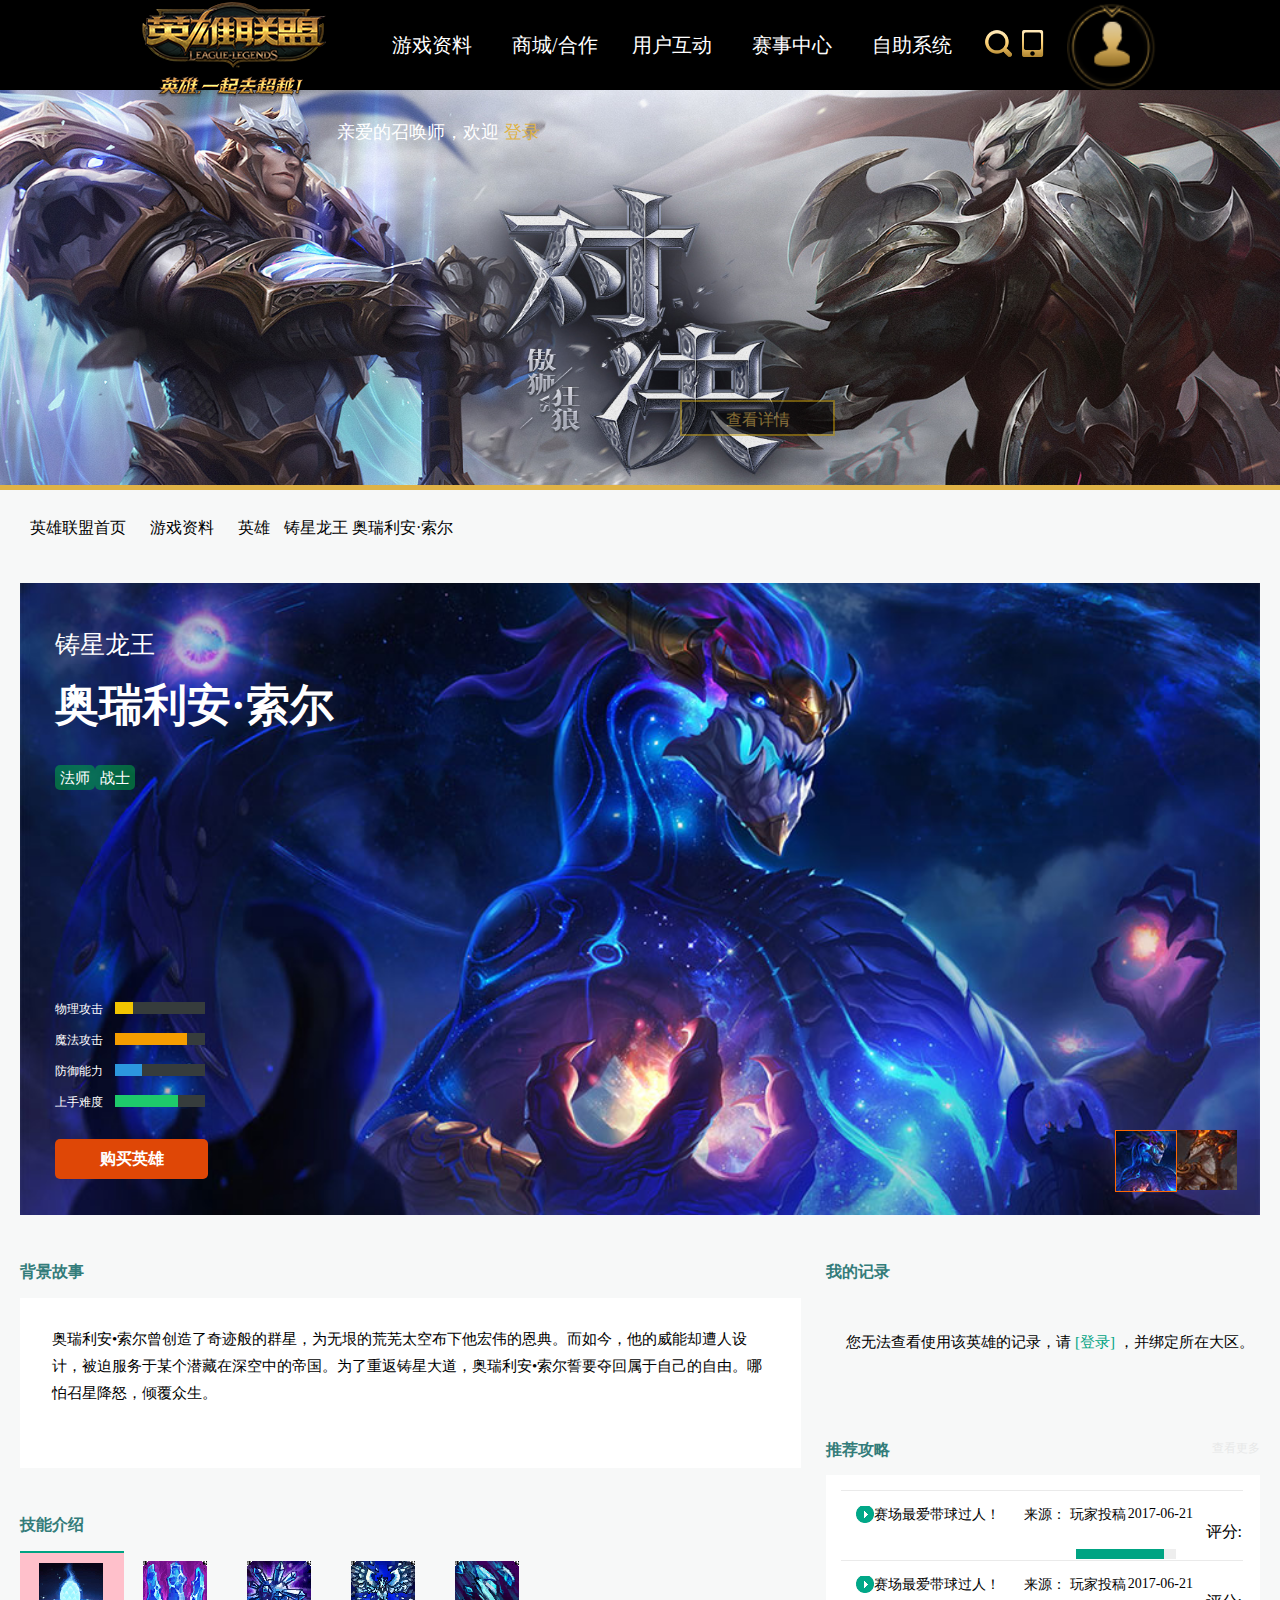
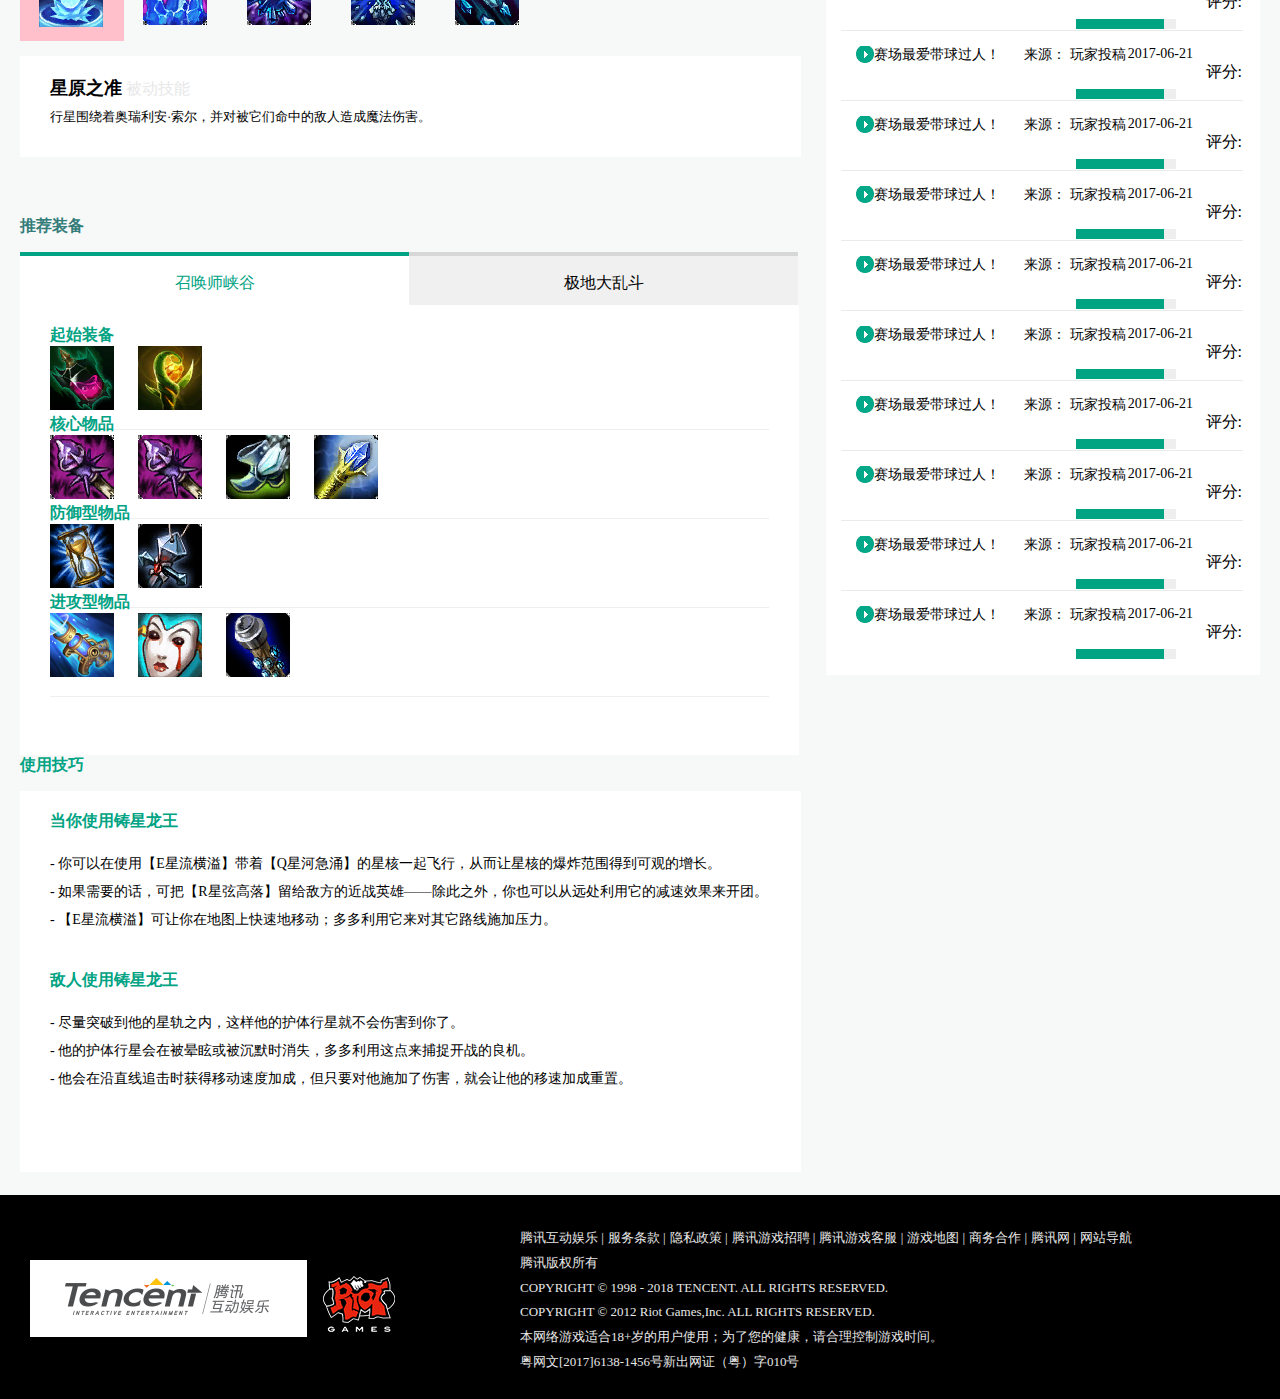
<file: 3.html>
<!DOCTYPE html>
<html lang="en">
<head>
	<meta charset="UTF-8">
	<title>Document</title>
	<link rel="stylesheet" href="css/3.css">
	<link rel="stylesheet" href="css/1.css">
	<link rel="stylesheet" href="css/2.css">
	<link rel="stylesheet" href="css/tongyong.css">
	<link rel="stylesheet" href="https://at.alicdn.com/t/font_751204_1d0tz1flx1w.css">
</head>
<body>
	<div class="top">
		<img src="img/top1.png" alt="" class="top_tupian1" >
		<div class="top_wenzi">
			<a href=""><div class="top_wenzi1">
				<span class="top_wenzi1_1">游戏资料</span>
			</div></a>
			<div class="top_wenzi2">
				<span class="top_wenzi1_1">商城/合作</span>
			</div>
			<div class="top_wenzi2">
				<span class="top_wenzi1_1">用户互动</span>
			</div>
			<a href=""><div class="top_wenzi2">
				<span class="top_wenzi1_1">赛事中心</span>
			</div></a>
			<div class="top_wenzi2">
				<span class="top_wenzi1_1">自助系统</span>
			</div>
		</div>
		<div class="top_tupian2hezi"><img src="img/top2.png" alt="" class="top_tupian2"></div>
		<img src="img/top3.png" alt="" class="top_tupian3">
		<div class="top_right">
			<span class="top_right_wenzi1">亲爱的召唤师，欢迎</span>
			<span class="top_right_wenzi2">&nbsp登录</span>
		</div>
	</div>
	<div class="bgtu">
		<img src="img/bg1.png" alt="" class="bgimg" style="z-index: -5;">
		<a href=""><div class="bg_dingwei">
			<span class="bg_dingwei_wenzi">查看详情</span>
		</div></a>
	</div>
	<div class="yinxiong_222">
			<i class="iconfont icon-fangwu"></i>
			<a href="index.html"><span class="fangwu">英雄联盟首页</span></a>
			<i class="iconfont icon-dayuhao"></i>
			<a href="2.html"><span class="fangwu">游戏资料</span></a>
			<i class="iconfont icon-dayuhao"></i>
			<a href="2.html"><span class="fangwu2">英雄</span></a>
			<i class="iconfont icon-dayuhao"></i>
			<span class="fangwu2">铸星龙王&nbsp奥瑞利安·索尔</span>
	</div>
	<div class="bgyinxiong">
		<div class="lingzhubotton">
			<img src="img/small136000.jpg" alt="" class="lingzhu1" style="border:1px solid #ff6700;">
			<img src="img/small136001.jpg" alt="" class="lingzhu1">
		</div>
		<span class="longwang1" >铸星龙王</span>
		<span class="longwang2">奥瑞利安·索尔</span>
		<div class="longwang3"><span class="longwang4" >法师</span></div>
		<div class="longwang3"><span class="longwang4" >战士</span></div>

		<div class="longwang5">
			<span class="longwang6">物理攻击</span>
			<div class="longwang7">
				<div class="longwang8"></div>
			</div>
		</div>

		<div class="longwang9">
			<span class="longwang6">魔法攻击</span>
			<div class="longwang7">
				<div class="longwang10"></div>
			</div>
		</div>

		<div class="longwang9">
			<span class="longwang6">防御能力</span>
			<div class="longwang7">
				<div class="longwang11"></div>
			</div>
		</div>

		<div class="longwang9">
			<span class="longwang6">上手难度</span>
			<div class="longwang7">
				<div class="longwang12"></div>
			</div>
		</div>

		<a href=""><div class="longwang13">
			<span class="longwang14">购买英雄</span>
		</div></a>

		<div class="beijingdingwei" style="z-index: -5;">
			<img src="img/big136000 (1).jpg" alt="" class="lingzhu" style="display: block;">
			<img src="img/big136001.jpg" alt="" class="lingzhu" style="display: none;">
		</div>
	</div>
	<div class="beijing">
		<div class="beijing_left">
			<span class="beijinggushi">背景故事</span>
			<div class="beijinggushi2">
				<span class="beijinggushi3">奥瑞利安•索尔曾创造了奇迹般的群星，为无垠的荒芜太空布下他宏伟的恩典。而如今，他的威能却遭人设计，被迫服务于某个潜藏在深空中的帝国。为了重返铸星大道，奥瑞利安•索尔誓要夺回属于自己的自由。哪怕召星降怒，倾覆众生。</span>
			</div>
			<span class="beijinggushi4">技能介绍</span>
			<div class="beijinggushi6" style="background-color: pink;border-top: 2px solid #00A383">
				<img src="img/Anivia_P.png" alt="" class="">
			</div>

			<div class="beijinggushi6">
				<img src="img/Crystallize.png" alt="" class="">
			</div>

			<div class="beijinggushi6">
				<img src="img/FlashFrost.png" alt="" class="">
			</div>

			<div class="beijinggushi6">
				<img src="img/Frostbite.png" alt="" class="">
			</div>

			<div class="beijinggushi6">
				<img src="img/GlacialStorm.png" alt="" class="">
			</div>

			<div class="beijinggushi7" style="display: block;">
				<span class="beijinggushi8">星原之准</span>
				<span class="beijinggushi9">被动技能</span>
				<span class="beijinggushi10">行星围绕着奥瑞利安·索尔，并对被它们命中的敌人造成魔法伤害。</span>
			</div>
			<div class="beijinggushi7" style="display: none;">
				<span class="beijinggushi8">星河流急涌</span>
				<span class="beijinggushi9">快捷键：W</span>
				<span class="beijinggushi10">第一段施放：奥瑞利安·索尔创造一个新的星核，星核会随着时间成长，并为奥瑞利安·索尔提供10%移动速度加成。第二段施放：提前引爆星核。</span>
			</div>
			<div class="beijinggushi7" style="display: none;">
				<span class="beijinggushi8">星穹暴涨</span>
				<span class="beijinggushi9">被动技能</span>
				<span class="beijinggushi10">被动：将护体行星的基础伤害提升5/10/15/20/25。激活：奥瑞利安·索尔将护体行星推入外轨并造成150%伤害，总共造成(+)魔法伤害。</span>
			</div>
			<div class="beijinggushi7" style="display: none;">
				<span class="beijinggushi8">星流横溢</span>
				<span class="beijinggushi9">快捷键：E</span>
				<span class="beijinggushi10">被动：连续朝着一个方向移动，会获得不断提升的移动速度加成，最多可获得25/30/35/40/45%移动速度加成。

主动：朝着选定方向飞行3000/4000/5000/6000/7000码。</span>
			</div>
			<div class="beijinggushi7" style="display: none;">
				<span class="beijinggushi8">星弦高落</span>
				<span class="beijinggushi9">快捷键：R</span>
				<span class="beijinggushi10">喷吐出一道纯净的星火，造成150/250/350(+0.7)魔法伤害以及40/50/60%减速效果，持续2秒。星火还会将附近的敌人击退至奥瑞利安·索尔的外轨。</span>
			</div>
			<span class="beijinggushi4 tuijianzhuangbei">推荐装备</span>
			<a href=""><div class="beijinggushi11">
				<span class="beijinggushi12">召唤师峡谷</span>
			</div></a>
			<a href=""><div class="beijinggushi13"><span class="beijinggushi14">极地大乱斗</span></div></a>

			<div class="zhuangbei">
				<span class="beijinggushi15">起始装备</span>
				<div class="beijinggushi16">
					<img src="img/2033.png" alt="" class="beijinggushi17">
					<img src="img/3340.png" alt="">

					<span class="beijinggushi15">核心物品</span>
				<div class="beijinggushi16">
					<img src="img/3027.png" alt="" class="beijinggushi17">
					<img src="img/3027.png" alt="" class="beijinggushi17">
					<img src="img/3009.png" alt="" class="beijinggushi17">
					<img src="img/3116.png" alt="" class="beijinggushi17">

					<span class="beijinggushi15">防御型物品</span>
				<div class="beijinggushi16">
					<img src="img/3157.png" alt="" class="beijinggushi17">
					<img src="img/3102.png" alt="">

					<span class="beijinggushi15">进攻型物品</span>
				<div class="beijinggushi16">
					<img src="img/3030.png" alt="" class="beijinggushi17">
					<img src="img/3151.png" alt="" class="beijinggushi17">
					<img src="img/3135.png" alt="" class="beijinggushi17">
				</div>
				</div>
				</div>
				</div>
			</div>
			<span class="beijinggushi18">使用技巧</span>
			<div class="shiyong">
				<span class="beijinggushi15">当你使用铸星龙王</span>
				<br><span class="shiyong1">- 你可以在使用【E星流横溢】带着【Q星河急涌】的星核一起飞行，从而让星核的爆炸范围得到可观的增长。</span>
				<br><span class="shiyong1">- 如果需要的话，可把【R星弦高落】留给敌方的近战英雄——除此之外，你也可以从远处利用它的减速效果来开团。</span>
				<br><span class="shiyong1">- 【E星流横溢】可让你在地图上快速地移动；多多利用它来对其它路线施加压力。</span>
				<br>
				<br>
				<br>
				<span class="beijinggushi15">敌人使用铸星龙王</span>
				<br><span class="shiyong1">- 尽量突破到他的星轨之内，这样他的护体行星就不会伤害到你了。</span>
				<br><span class="shiyong1">- 他的护体行星会在被晕眩或被沉默时消失，多多利用这点来捕捉开战的良机。</span>
				<br><span class="shiyong1">- 他会在沿直线追击时获得移动速度加成，但只要对他施加了伤害，就会让他的移速加成重置。
				</span>
			</div>




		</div>
		<!-- 右侧 -->
		<div class="beijing_right">
			<span class="beijinggushi">我的记录</span>
			<div class="jilu">
				<span class="jilu1">您无法查看使用该英雄的记录，请</span>
				<span class="jilu2">[登录]</span>
				<span class="jilu1">，并绑定所在大区。</span>
			</div>
			<span class="tuijian1">推荐攻略</span>
			<span class="tuijian2">查看更多</span>
			<div class="tuijian3">
				<div class="tuijian4">
					<img src="img/tuijian.png" alt="" class="tuijiantupian">
					<div class="tuijian9"><span class="tuijian5">赛场最爱带球过人！</span></div>
					<span class="tuijian6">2017-06-21</span>
					<div class="tuijian10">
					<span class="tuijian7">来源：&nbsp玩家投稿</span>
					<span class="tuijian8">评分:</span>
					<div class="tuijian11">
						<div class="tuijian12"></div>
					</div>
					</div>
				</div>

				<div class="tuijian4">
					<img src="img/tuijian.png" alt="" class="tuijiantupian">
					<div class="tuijian9"><span class="tuijian5">赛场最爱带球过人！</span></div>
					<span class="tuijian6">2017-06-21</span>
					<div class="tuijian10">
					<span class="tuijian7">来源：&nbsp玩家投稿</span>
					<span class="tuijian8">评分:</span>
					<div class="tuijian11">
						<div class="tuijian12"></div>
					</div>
					</div>
				</div>

				<div class="tuijian4">
					<img src="img/tuijian.png" alt="" class="tuijiantupian">
					<div class="tuijian9"><span class="tuijian5">赛场最爱带球过人！</span></div>
					<span class="tuijian6">2017-06-21</span>
					<div class="tuijian10">
					<span class="tuijian7">来源：&nbsp玩家投稿</span>
					<span class="tuijian8">评分:</span>
					<div class="tuijian11">
						<div class="tuijian12"></div>
					</div>
					</div>
				</div>

				<div class="tuijian4">
					<img src="img/tuijian.png" alt="" class="tuijiantupian">
					<div class="tuijian9"><span class="tuijian5">赛场最爱带球过人！</span></div>
					<span class="tuijian6">2017-06-21</span>
					<div class="tuijian10">
					<span class="tuijian7">来源：&nbsp玩家投稿</span>
					<span class="tuijian8">评分:</span>
					<div class="tuijian11">
						<div class="tuijian12"></div>
					</div>
					</div>
				</div>

				<div class="tuijian4">
					<img src="img/tuijian.png" alt="" class="tuijiantupian">
					<div class="tuijian9"><span class="tuijian5">赛场最爱带球过人！</span></div>
					<span class="tuijian6">2017-06-21</span>
					<div class="tuijian10">
					<span class="tuijian7">来源：&nbsp玩家投稿</span>
					<span class="tuijian8">评分:</span>
					<div class="tuijian11">
						<div class="tuijian12"></div>
					</div>
					</div>
				</div>

				<div class="tuijian4">
					<img src="img/tuijian.png" alt="" class="tuijiantupian">
					<div class="tuijian9"><span class="tuijian5">赛场最爱带球过人！</span></div>
					<span class="tuijian6">2017-06-21</span>
					<div class="tuijian10">
					<span class="tuijian7">来源：&nbsp玩家投稿</span>
					<span class="tuijian8">评分:</span>
					<div class="tuijian11">
						<div class="tuijian12"></div>
					</div>
					</div>
				</div>

				<div class="tuijian4">
					<img src="img/tuijian.png" alt="" class="tuijiantupian">
					<div class="tuijian9"><span class="tuijian5">赛场最爱带球过人！</span></div>
					<span class="tuijian6">2017-06-21</span>
					<div class="tuijian10">
					<span class="tuijian7">来源：&nbsp玩家投稿</span>
					<span class="tuijian8">评分:</span>
					<div class="tuijian11">
						<div class="tuijian12"></div>
					</div>
					</div>
				</div>

				<div class="tuijian4">
					<img src="img/tuijian.png" alt="" class="tuijiantupian">
					<div class="tuijian9"><span class="tuijian5">赛场最爱带球过人！</span></div>
					<span class="tuijian6">2017-06-21</span>
					<div class="tuijian10">
					<span class="tuijian7">来源：&nbsp玩家投稿</span>
					<span class="tuijian8">评分:</span>
					<div class="tuijian11">
						<div class="tuijian12"></div>
					</div>
					</div>
				</div>

				<div class="tuijian4">
					<img src="img/tuijian.png" alt="" class="tuijiantupian">
					<div class="tuijian9"><span class="tuijian5">赛场最爱带球过人！</span></div>
					<span class="tuijian6">2017-06-21</span>
					<div class="tuijian10">
					<span class="tuijian7">来源：&nbsp玩家投稿</span>
					<span class="tuijian8">评分:</span>
					<div class="tuijian11">
						<div class="tuijian12"></div>
					</div>
					</div>
				</div>

				<div class="tuijian4">
					<img src="img/tuijian.png" alt="" class="tuijiantupian">
					<div class="tuijian9"><span class="tuijian5">赛场最爱带球过人！</span></div>
					<span class="tuijian6">2017-06-21</span>
					<div class="tuijian10">
					<span class="tuijian7">来源：&nbsp玩家投稿</span>
					<span class="tuijian8">评分:</span>
					<div class="tuijian11">
						<div class="tuijian12"></div>
					</div>
					</div>
				</div>

				<div class="tuijian4">
					<img src="img/tuijian.png" alt="" class="tuijiantupian">
					<div class="tuijian9"><span class="tuijian5">赛场最爱带球过人！</span></div>
					<span class="tuijian6">2017-06-21</span>
					<div class="tuijian10">
					<span class="tuijian7">来源：&nbsp玩家投稿</span>
					<span class="tuijian8">评分:</span>
					<div class="tuijian11">
						<div class="tuijian12"></div>
					</div>
					</div>
				</div>
			</div>
		</div>
	</div>


	<div class="bottom">
			<div class="bottom_neirong">
				<img src="img/shouyedibu2.png" alt="" class="neirong1">
				<a href=""><img src="img/shouyedibu1.png" alt="" class="neinong2"></a>
				<div class="neinong3">
					<div class="neinong3_1">
						<a href=""><span class="neinong3_1_1">腾讯互动娱乐 |</span></a>
						<a href=""><span class="neinong3_1_1">服务条款 |</span></a>
						<a href=""><span class="neinong3_1_1">隐私政策 |</span></a>
						<a href=""><span class="neinong3_1_1">腾讯游戏招聘 |</span></a>
						<a href=""><span class="neinong3_1_1">腾讯游戏客服 |</span></a>
						<a href=""><span class="neinong3_1_1">游戏地图 |</span></a>
						<a href=""><span class="neinong3_1_1">商务合作 |</span></a>
						<a href=""><span class="neinong3_1_1">腾讯网 |</span></a>
						<a href=""><span class="neinong3_1_1">网站导航</span></a>
					</div>
					<div class="neinong3_1">
						<span class="neinong3_1_1">腾讯版权所有</span>
					</div>
					<div class="neinong3_1">
						<span class="neinong3_1_1">COPYRIGHT © 1998 - 2018 TENCENT. ALL RIGHTS RESERVED.</span>
					</div>
					<div class="neinong3_1">
						<span class="neinong3_1_1">COPYRIGHT © 2012 Riot Games,Inc. ALL RIGHTS RESERVED.</span>
					</div>
					<div class="neinong3_1"><span class="neinong3_1_1">本网络游戏适合18+岁的用户使用；为了您的健康，请合理控制游戏时间。</span></div>
					<div class="neinong3_1"><span class="neinong3_1_1">粤网文[2017]6138-1456号新出网证（粤）字010号</span></div>
				</div>

			</div>
		</div>
</body>
</html>
<script>
	let lingzhu1=document.querySelectorAll(".lingzhu1");
	let lingzhu=document.querySelectorAll(".lingzhu");

	for(let i=0;i<lingzhu1.length;i++){
		lingzhu1[i].onclick=function(){
			for(let o=0;o<lingzhu1.length;o++){
				lingzhu1[o].style.border="none";
				lingzhu[o].style.display="none";
			}
			lingzhu1[i].style.border="1px solid #ff6700";
			lingzhu[i].style.display="block";
		}
	}

	let beijing_left=document.querySelector(".beijing_left")
	let beijinggushi6=document.querySelectorAll(".beijinggushi6")
	let beijinggushi7=document.querySelectorAll(".beijinggushi7")
	console.log(beijing_left,beijinggushi6,beijinggushi7)
	for(let i=0;i<beijinggushi6.length;i++){
		beijinggushi6[i].onclick=function(){
			for(let j=0;j<beijinggushi7.length;j++){
				beijinggushi6[j].style.backgroundColor="#fff";
				beijinggushi7[j].style.display="none"
				beijinggushi6[j].style.borderTop="none";
			}
				beijinggushi6[i].style.backgroundColor="pink";
				beijinggushi7[i].style.display="block";
				beijinggushi6[i].style.borderTop="2px solid #00A383";
		}
	}
</script>
</file>
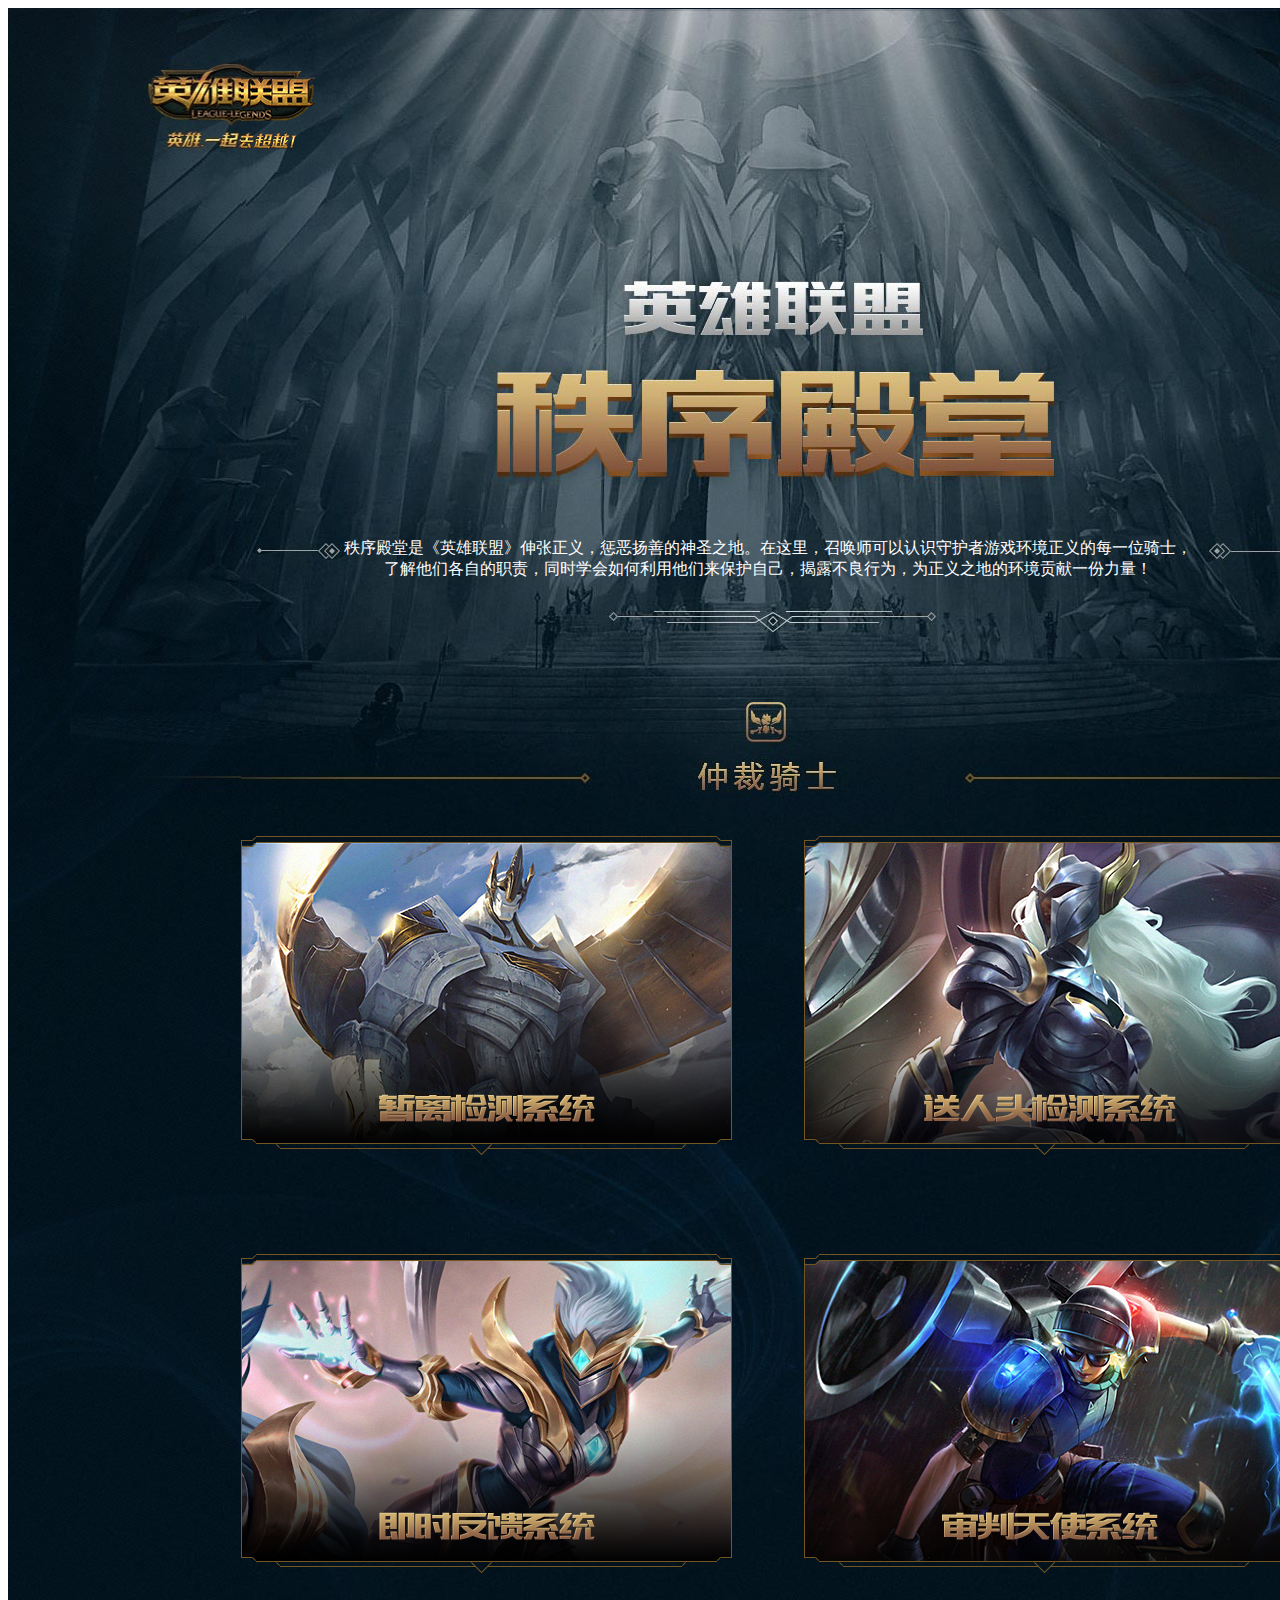
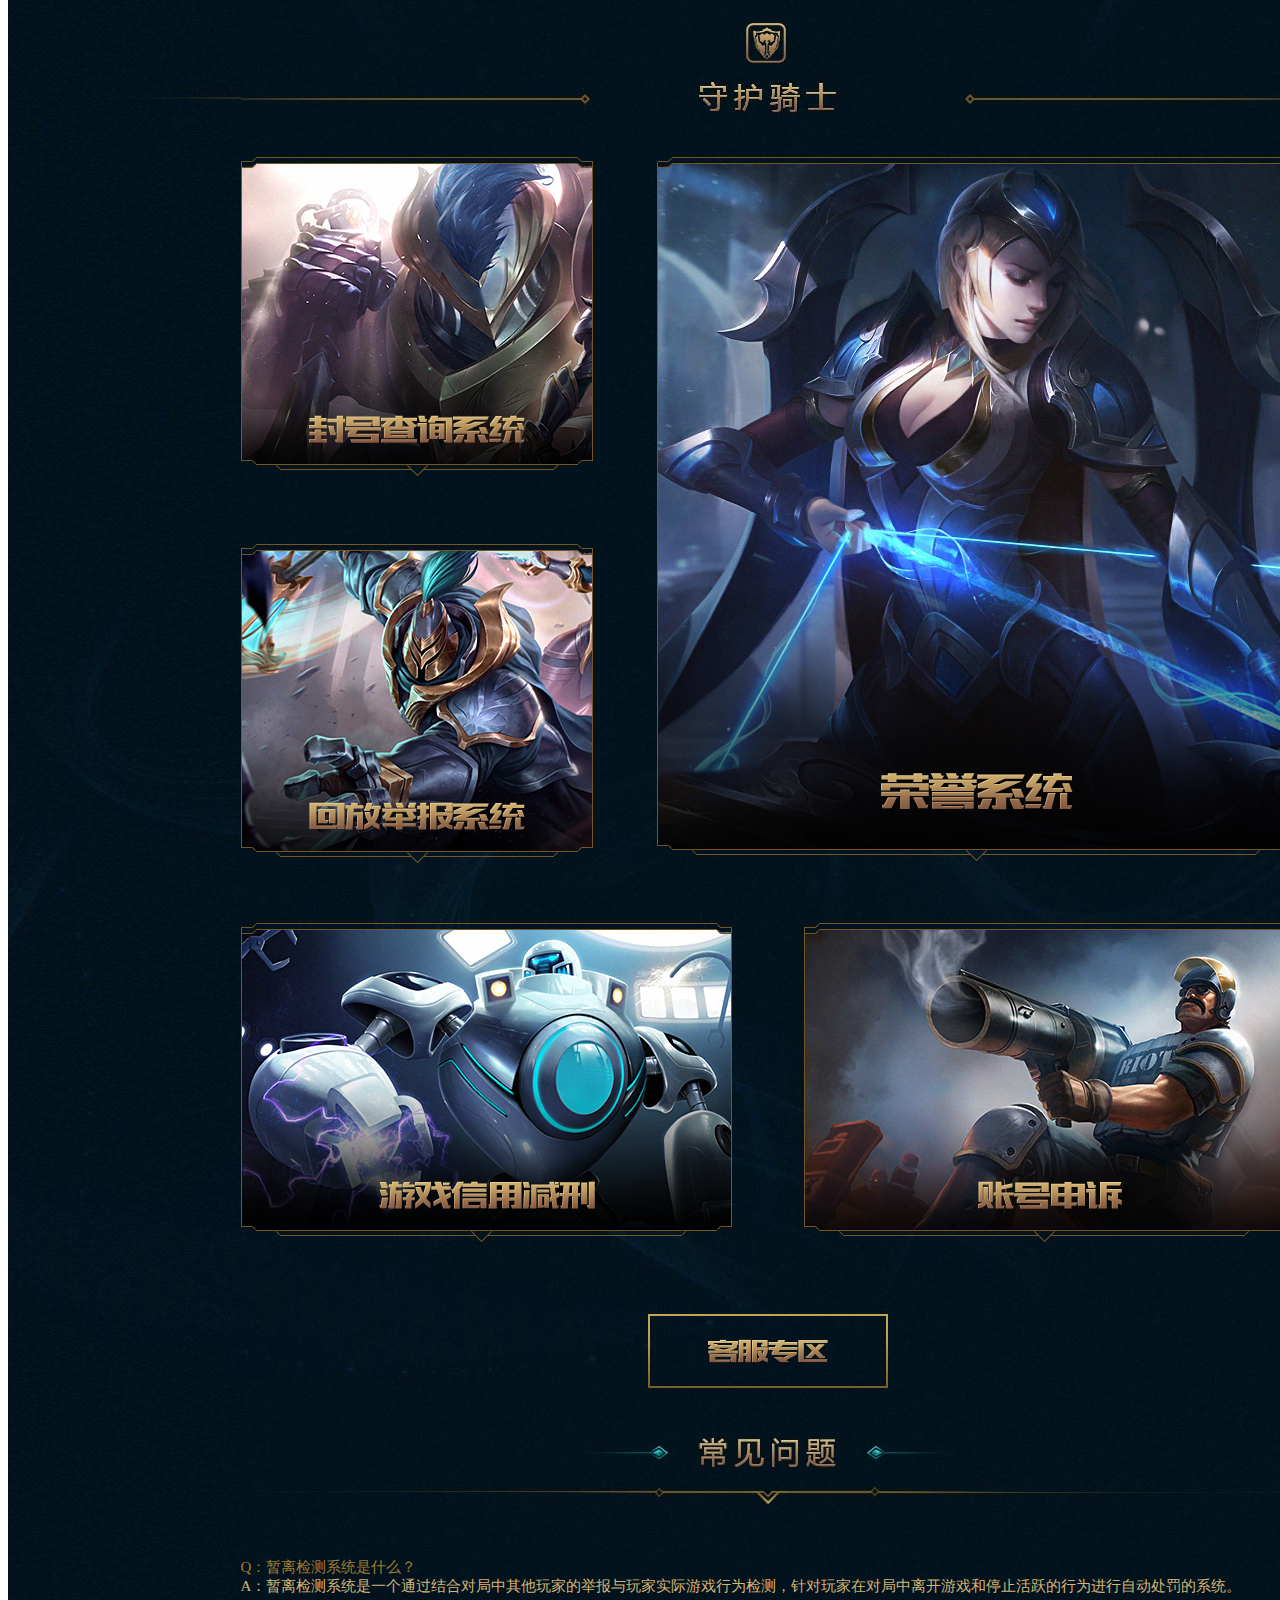
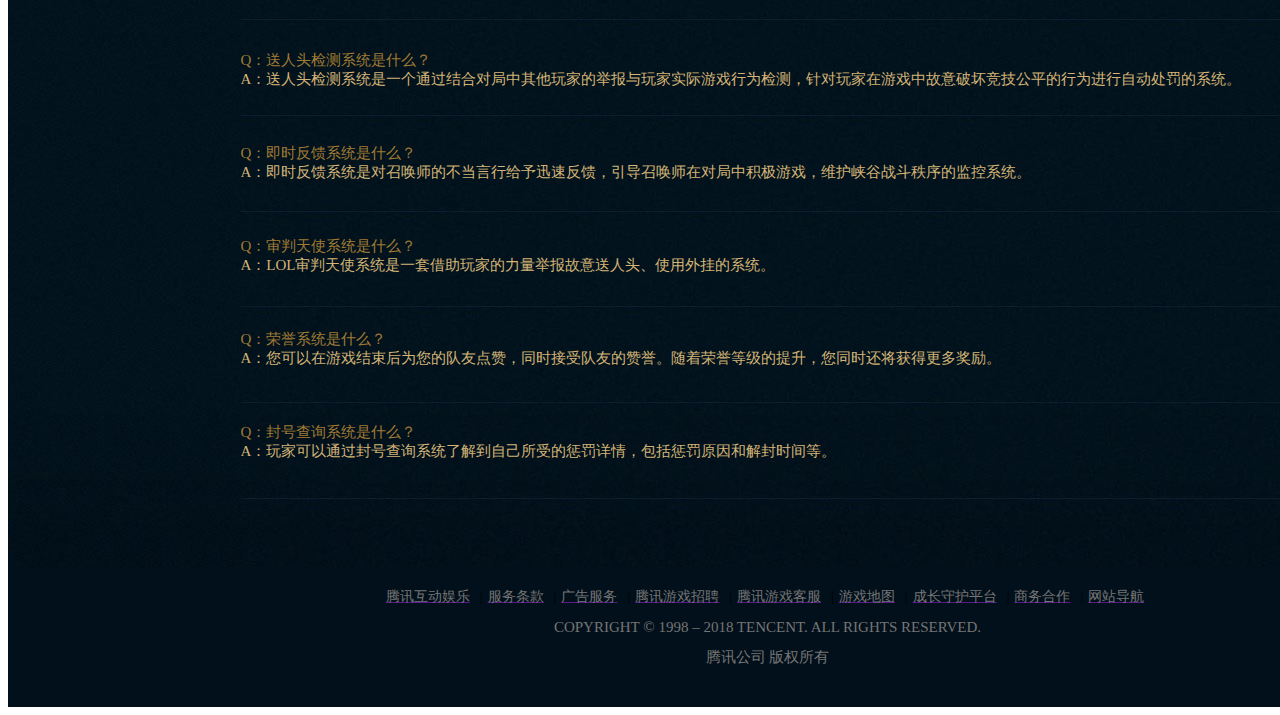
<file: 4.html>
<!DOCTYPE html>
<html lang="en">
<head>
	<meta charset="UTF-8">
	<title>Document</title>
	<link rel="stylesheet" href="css/4.css">
</head>
<body>
	<div class="box">
		<div class="top">
			<span class="wenzi1">秩序殿堂是《英雄联盟》伸张正义，惩恶扬善的神圣之地。在这里，召唤师可以认识守护者游戏环境正义的每一位骑士，了解他们各自的职责，同时学会如何利用他们来保护自己，揭露不良行为，为正义之地的环境贡献一份力量！</span>
		</div>
		<div class="second">
			<img src="img/p1.png" alt="" class="tupian1">
			<img src="img/p2.png" alt="" class="tupian2">
			<img src="img/p3.png" alt="" class="tupian3">
			<img src="img/p4.png" alt="" class="tupian4">
		</div>
		<div class="third">
			<div class="third_1">
				<img src="img/fenghao.png" alt="">
				<img src="img/huifang.png" alt="" class="tupian5">
			</div>
			<img src="img/rongyu.png" alt="" class="tupian6">
			<div class="third_2">
				<img src="img/p8.png" alt="" class="tupian7">
				<img src="img/p9.png" alt="" class="tupian7">
			</div>
			<div class="bnt">
				<img src="img/bnt.png" alt="">
			</div>
		</div>

		<div class="disi">
			<h1>Q：暂离检测系统是什么？</h1>
			<h2>A：暂离检测系统是一个通过结合对局中其他玩家的举报与玩家实际游戏行为检测，针对玩家在对局中离开游戏和停止活跃的行为进行自动处罚的系统。</h2>

			<h3>Q：送人头检测系统是什么？</h3>
			<h4>A：送人头检测系统是一个通过结合对局中其他玩家的举报与玩家实际游戏行为检测，针对玩家在游戏中故意破坏竞技公平的行为进行自动处罚的系统。</h4>

			<h3>Q：即时反馈系统是什么？</h3>
			<h4>A：即时反馈系统是对召唤师的不当言行给予迅速反馈，引导召唤师在对局中积极游戏，维护峡谷战斗秩序的监控系统。</h4>

			<h3>Q：审判天使系统是什么？</h3>
			<h4>A：LOL审判天使系统是一套借助玩家的力量举报故意送人头、使用外挂的系统。</h4>

			<h3>Q：荣誉系统是什么？</h3>
			<h4>A：您可以在游戏结束后为您的队友点赞，同时接受队友的赞誉。随着荣誉等级的提升，您同时还将获得更多奖励。</h4>

			<h3>Q：封号查询系统是什么？</h3>
			<h4>A：玩家可以通过封号查询系统了解到自己所受的惩罚详情，包括惩罚原因和解封时间等。</h4>
		</div>
	
	</div>
	<div class="bottom">
		<a href=""><span class="bottom1">腾讯互动娱乐</span></a>|<a href=""><span class="bottom1">服务条款</span></a>|<a href=""><span class="bottom1">广告服务</span></a>|<a href=""><span class="bottom1">腾讯游戏招聘</span></a>|<a href=""><span class="bottom1">腾讯游戏客服</span></a>|<a href=""><span class="bottom1">游戏地图</span></a>|<a href=""><span class="bottom1">成长守护平台</span></a>|<a href=""><span class="bottom1">商务合作</span></a>|<a href=""><span class="bottom1">网站导航</span></a>
		<h1>COPYRIGHT © 1998 – 2018 TENCENT. ALL RIGHTS RESERVED.</h1>
		<h1>腾讯公司&nbsp;版权所有</h1>
		
	</div>
</body>
</html>
</file>
<file: css/2.css>
body{
	background-color: #f7f8f8;
}
.yinxiongziliao{
	width: 1240px;
	height: 1100px;
	margin: 50px auto;
	position: relative;
}
.yinxiong_1{
	width: 100%;
	height: 93px;
	padding-top: 28px;
}
.fangwu{
	margin-left: 10px;
	margin-right: 10px;
	color: #000;
}
.fangwu:hover{
	text-decoration: underline;
}
.fangwu2{
	margin-left: 10px;
	color: #000;
}
.fangwu2:hover{
	text-decoration: underline;
}
.yinxiong_2{
	width: 160px;
	height: 53px;
	background-color: #fff;
	text-align: center;
	line-height: 53px;
	border-top: 4px solid #00A383;
	float: left;
}
.yinxiong_3{
	width: 160px;
	height: 53px;
	background-color: #f0f0f0;
	text-align: center;
	line-height: 53px;
	border-top: 4px solid #d7d7d7;
	float: left;
}
.yinxiong_4{
	width: 760px;
	height: 53px;
	background-color: #f0f0f0;
	border-top: 4px solid #d7d7d7;
	float: left;
}
/* .yinxiong_2_wenzi{
	color: #00A383;
} */
.yinxiong_2_wenzi2{
	color: #000;
}
.showbox{
	position: absolute;
	left: 0;
	top: 94px;
	width: 1240px;
	height: 950px;
	background-color: #fff;
	margin: 0 auto;
	margin-top: 53px;
	padding: 30px 37px 30px 30px;
}
.yinxiong_top{
	margin-bottom: 40px;
}
.showbox input{
	margin-left: 15px;
}
.yonghu{
	display: block;
	float: right;
	width: 220px;
	height: 35px;
}
.yinxiong_tou{
	width: 90px;
	height: 100px;
	float: left;
	text-align: center;
	position: relative;
}
.yidong{
	width:400px;
	height: 230px;
	background-color: #000;
	position: absolute;
	left: 0;
	top: 0;
	background: rgba(0,0,0,0.7);
	z-index: 88;
	border-radius: 20px;
	display: none;
	padding: 20px;
}
.yidong h1{
	margin: 0;
	font-size: 30px;
	color: green;
	float: left;
}
.yidong h2{
	margin: 0;
	font-size: 18px;
	font-weight: 500;
	color: #ff6700;
	float: left;
}
.yidong h3{
	margin: 0;
	font-size: 20px;
	font-weight: 400;
	margin-top: 60px;
	margin-right: 250px;
	color: #fff;
}
.yidong h4{
	color: #fff;
	font-size: 15px;
	font-weight: 300;
	margin-top: 10px;
	margin-right:130px;
}
.yidong h5{
	color: #fff;
	font-size: 15px;
	font-weight: 300;
	margin-top: 10px;
	margin-left: 4px;
}

.wujing_tp{
	display: block;
	float: left;
}
.yinxiong_beijing{
	width: 66px;
	height: 65px;
	background-color: #0a6d5d;
	position: absolute;
	opacity: 0;
	text-align: center;
	line-height: 65px;
}
.yinxiong1{
	width: 66px;
	height: 65px;
	display: block;
	margin-left: 12px;
	position: absolute;
}
.yinxiong99{
	width: 66px;
	height: 65px;
	display: block;
	position: absolute;
}
.yinxiong_fangda{
	width: 66px;
	height: 65px;
	position: relative;
	background-color: red;
	margin-left: 12px;
}
.yinxiong_fangda:hover .yinxiong_beijing{
	opacity: 0.8;
}
/* .yinxiong_3:hover{
	background-color: #fff;
	border-top: 4px solid #00A383;
}
.yinxiong_3:hover .yinxiong_2_wenzi2{
	color: #00A383;
} */
.yinxiong_name{
	font-size: 15px;
	display: block;
	margin-top: 68px;
	color: red;
}
.yinxiong_name2{
	font-size: 15px;
	display: block;
}
.yinxiong_beijing i{
	width: 50px;
	height: 50px;
}
.showbox1{
	width: 1173px;
	height: 853px;
	background-color: pink;
	position: absolute;
	top: 61px;
	left: 30px;
}
.zhungbei_dingwei{
	width: 1173px;
	height: 853px;
	background-color: pink;
	position: absolute;
	top: 61px;
	left: 30px;
}
.yinxiong_tou span{
	font-size: 14px;
}
.jineng1{
	width: 520.53px;
	height: 396px;
	border-right: 1px solid #F0F0F0;
	float: left;
	padding-top: 30px;
	padding-left: 16px;
}
.jineng2{
	width: 625.5px;
	height: 437.4px;
	padding-left: 40px;
	padding-top: 30px;
	float: left;
	position: absolute;
	top: 30px;
	left: 520.53px;
	background-color: pink;
}
.jineng3{
	width: 90px;
	height: 100px;
	float: left;
	text-align: center;
}
.pingzhang{
	display:block;
	margin: 0 auto;
}
.pingzhang2{
	display: block;
	float: left;
}
.pingzhangwenzi2{
	display: block;
	float: left;
	margin-left: 20px;
	margin-top: 5px;
	font-weight: 700;
	color:  #00A383;
}
.pingzhangwenzi3{
	display: block;
	margin-top: 35px;
	margin-left: 82px;
	color: #9A9A9A;
}
.jineng2 h1{
	font-size: 15px;
	margin-top: 25px;
	font-weight: 500;
}
.pingzhangtp{
	display: block;
	margin-top: 20px;
}
</file>
<file: css/tongyong.css>
*{

    margin:0;   /*  body-8px */
    text-decoration: none;  
    font-style: normal;
    padding: 0;
    list-style: none;   /* 清除列表格式 */
    -webkit-tap-highlight-color: rgba(0, 0, 0, 0);/* 高亮 */
    box-sizing: border-box;

}
</file>
<file: css/1.css>
.top{
	width: 100%;
	height: 90px;
	background-color: #000;
	z-index: 999;
}
.top_tupian1{
	margin-left: 140px;
	display: block;
	float: left;
	z-index: -100;
}
.top_wenzi1{
	height: 90px;
	width: 120px;
	float: left;
	margin-left: 50px;
}
.top_wenzi1_1{
	line-height: 90px;
	font-size: 20px;
	display: block;
	margin-left: 15px;
	color: #fff;
}
.top_wenzi2{
	height: 90px;
	width: 120px;
	float: left;
}
.top_tupian2hezi{
	display: block;
	float: left;
	width: 90px;
	height: 90px;
	padding-top: 30px;
}
.top_tupian3{
	width: 90px;
	height: 90px;
	display: block;
	float: left;
}
.top_right{
	float: left;
	width: 240px;
	height: 90px;
	padding-top: 30px;
	padding-left: 10px;
}
.top_right_wenzi1{
	font-size: 18px;
	color: #fff;
	display: block;
	float: left;
}
.top_right_wenzi2{
	font-size: 18px;
	color: #dfb246;
	display: block;
	float: left;
}
/* top结束 */
.bgtu{
	width: 100%;
	height: 400px;
	position: relative;
	padding-top: 10px;
	border-bottom: 5px solid #dfb246;
}
.bgimg{
	width: 100%;
	height: 400px;
	display: block;
	position: absolute;
	top: 0;
	border-bottom: 3px solid #dfb246;
}
.bg_dingwei{
	background-color: #000;
	width: 155px;
	height: 36px;
	border: 2px solid #bd9400;
	position: absolute;
	margin-top: 300px ;
	margin-left: 680px;
	opacity: 0.5;
	text-align: center;
}
.bg_dingwei:hover{
	opacity: 0.8;
}
.bg_dingwei_wenzi{
	color: #fff;
	line-height: 36px;
	color: #dfb246;
}

.bg_bottom{
	width: 100%;
	height: 60px;
	background-color: #fff;
	background: linear-gradient(to bottom,#fff,#f5f5f5);
	z-index: 888;
	box-shadow: 0 3px 40px 1px black;
}
.bg_bottom_1{
	width: 1240px;
	height: 60px;
	margin: 0 auto;
	line-height: 60px;
}
.bg_botton_1_1{
	width: 110px;
	height: 58px;
	border-bottom: 3px solid #d1ab57;
	text-align: center;
	line-height: 58px;
	display: block;
	float: left;
}
.bg_botton_1_2{
	width: 110px;
	height: 58px;
	text-align: center;
	line-height: 58px;
	display: block;
	float: left;
	margin-left: 20px;
}
.bg_bottom_wenzi{
	font-size: 20px;
	color: #555;
}
.bg_bottom_wenzi2{
	display: block;
	float: left;
	font-size: 15px;
	margin-left: 15px;
	color: #f2f2f2;
}
/* 大盒子 */
.big_hezi{
	width: 1240px;
	height: 455px;
	margin: 0 auto;
	padding-top: 40px;
	display: flex;
	justify-content: space-between;
}
.big_hezi_left{
	width: 820px;
	height: 400px;
	background-color: black;
}
.big_hezi_right{
	width: 400px;
	height: 400px;
}

._left_1{
	width: 164px;
	height: 50px;
	float: left;
	text-align: center;
	line-height: 50px;
}
.left_1_1{
	color: #c8c8c8;
}
.right_bottom{
	width: 400px;
	height: 250px;
	padding-top: 10px;
}
.right_bottom1{
	width: 130px;
	height: 55px;
	text-align: center;
	line-height: 55px;
	display: block;
	float: left;
	margin-bottom: 5px;
	margin-right: 5px;
	background-color: #e4e4e4;
}
.right_bottom1:hover{
	background-color: #f0f0f0;
}
.right_bottom2:hover{
	background-color: #f0f0f0;
}
.right_bottom2{
	width: 130px;
	height: 55px;
	text-align: center;
	line-height: 55px;
	display: block;
	float: left;
	margin-bottom: 5px;
	background-color: #e4e4e4;
}
.right_bottom1_wenzi2{
	margin-left: 5px;
}
.iconfont{
	background-color: #757575;
}
/* 资讯模块 */
.second{
	width: 1240px;
	height: 800px;
	margin: 0 auto;
}
.second_left{
	width: 820px;
	height: 53px;
	line-height: 53px;
	float: left;
}
.second_left_1{
	font-size: 25px;
	margin-right: 40px;
	display: block;
	border-bottom: 2px solid #e7e7e7;
	float: left;
}
.second_left_2{
	width: 170px;
	height: 100%;
	text-align: center;
	line-height: 50px;
	float: left;
	border-bottom: 2px solid #d1ab57;
}
.ding1{
	width: 820px;
	height: 743px;
	float: left;
	position: relative;
}
.second_left_3{
	width: 170px;
	height: 100%;
	text-align: center;
	line-height: 50px;
	float: left;
	border-bottom: 2px solid #e7e7e7;
}
.zixun_left{
	position: absolute;
	top: 55px;
	width: 820px;
	height: 690px;
	overflow: hidden;
	float: left;
}
.second_left_2_1{
	font-size: 18px;
	color: #d1ab57;
}
.second_left_2_2{
	font-size: 18px;
}
.second_right{
	width: 400px;
	height: 53px;
	float: right;
}
.second_left_4{
	width: 133px;
	height: 53px;
	text-align: center;
	line-height: 50px;
	float: left;
	border-bottom: 2px solid #d1ab57;
}
.second_left_5{
	width: 133px;
	height: ;
	text-align: center;
	line-height: 50px;
	float: left;
	border-bottom: 2px solid #e7e7e7;
}

.zixun_left_1{
	width: 100%;
	height: 124px;
	margin-bottom: 40px;
	margin-top: 20px;
}
.zixuntupian{
	display: block;
	float: left;
}
.zixun_left_2{
	display: block;
	float: left;
	font-size: 40px;
	font-weight: 600;
	margin-left: 30px;
}
.zixun_left_3{
	width: 100%;
	height: 440px;
}
.zixun_left_3_wenzi{
	height: 35px;
	width: 100%;
	line-height: 35px;
	margin-bottom: 10px;
}

.zixun_left_3_wenzi_1{
	width: 68px;
	height: 35px;
	background-color: #ebebeb;
	text-align: center;
	line-height: 35px;
	float: left;
}
.zuxun_left_3_wenzi:hover .zixun_left_3_wenzi_1{
	background-color: red;
}
.zixun_left_3_wenzi_wenzi2{
	display: block;
	float: left;
	margin-left: 18px;
}
.zixun_left_3_wenzi_wenzi3{
	display: block;
	float: right;
	color: #e7e7e7;
}
.yuedu{
	width: 100%;
	height: 45px;
	background-color: #e4e4e4;
	margin-top: 15px;
	text-align: center;
	line-height: 45px;
}
.yuedu2{
	color: #d1ab57;
}


.zixun_right{
	width: 400px;
	height: 690px;
	float: right;
}
.pifu1{
	width: 400px;
	height: 145px;
	margin-top: 20px;
}
.pifu1bg{
	width: 195px;
	height: 70px;
	float: left;
}
.pifu2{
	display: block;
	float: left;
	margin-bottom: 10px;
}
.pifu3{
	float: right;
	display: block;
	margin-bottom: 10px;
}
.pifu4{
	margin-top: 50px;
	float: right;
	display: block;
}
.pifu5{
	margin-top: 50px;
	float: left ;
	display: block;
}
.wenxin{
	width: 100%;
	height: 70px;
	margin-top: 390px;
}
.wenxin1{
	width: 80px;
	height: 70px;
	background-color: #fff;
	border: 4px solid #e7e7e7;
	text-align: center;
	line-height: 70px;
	margin-right: 20px;
	float: left;
}
.wenxin1_wenzi{
	color: #e7e7e7;
	font-weight: 700;
}
.wenxin_wenzi2{
	display: block;
	float: left;
	font-size: 15px;
	margin-top: 5px;
}
.wenxin_wenzi3{
	display: block;
	float: left;
	margin-top: 3px;
	margin-bottom: 3px;
	font-size: 10px;
}
/* 底部 */
.bottom{
	width: 100%;
	height: 204px;
	background-color: black;
}
.bottom_neirong{
	width: 1240px;
	height: 100%;
	padding: 30px 0;
	margin: 0 auto;
}
.neirong1{
	margin-top: 35px;
	margin-left: 10px;
}
.neinong2{
	margin-top: 35px;
	margin-left: 10px;
}
.neinong3{
	width: 740px;
	height: 100%;
	float: right;
}
.neinong3_1{
	width: 100%;
	height: 24.8px;
	line-height: 24.8px;
}
.neinong3_1_1{
	font-size: 13px;
	color: #e7e7e7;
}

.pifuhezi1{
	width: 195px;
	height: 70px;
	position: relative;
	float: left;
	margin-top: 15px;
	margin-right: 5px;

}
.pifuhezi2{
	width: 195px;
	height: 70px;
	position: relative;
	float: right;
	margin-top: 15px;
}
.mak{
	position: absolute;
	width: 195px;
	height: 70px;
	background-color: #000;
	opacity: 0;
	text-align: center;
	line-height: 70px;
}
.pifuwenzi{
	color: #d1ab57;
}
.pifuhezi1:hover .mak{
	opacity: 0.75;
}
.pifuhezi2:hover .mak{
	opacity: 0.75;
}

.right_bottom1_wenzi2{
	color: #000;
}
.icon-fenlei-yingxionglianmeng{
	color: #000;
}
.zixun_left_3_wenzi:hover .zixun_left_3_wenzi_1{
	background-color: #d1ab57;
}
.zixun_left_3_wenzi:hover .zixun_left_3_wenzi_wenzi{
	color: #fff;
}
.zixun_left_3_wenzi:hover .zixun_left_3_wenzi_wenzi2{
	color: #d1ab57; 	
}
.second_left_3:hover .second_left_2_2{
	color: #dec48a;
}
.second_left_3:hover{
	border-bottom: 2px solid #dec48a;
}
.yuedu:hover{
	background-color: #dad8d8;
}
.second_left_5:hover{
	border-bottom: 2px solid #d1ab57;
}
.second_left_5:hover .second_left_2_2{
	color: #d1ab57;
}
.neinong3_1_1:hover{
	text-decoration: underline;
}

.ding2{
	width: 400px;
	height: 743px;
	float: right;
}
.second_left_2_2{
	color: #000;
}
.lunbo{
	width: 820px;
	height: 350px;
	background-color: red;
	position: relative;
}
.tupiantimo{
	width: 100%;
	height: 350px;
	display: block;
	position: absolute;
	top: 0;
	left: 0;
}
.z-index{
	z-index: 10;
}
</file>
<file: css/3.css>
.yinxiong_222{
	width: 1240px;
	height: 93px;
	padding-top: 28px;
	margin: 0 auto;
}
.bgyinxiong{
	width: 1240px;
	height: 632px;
	margin: 0 auto;
	overflow: hidden;
	padding-top:45px;
	padding-left: 35px;
	position: relative;
}
.lingzhubotton img{
	margin: 0;
	display: block;
	float: left;
}
.lingzhu{
	width: 1240px;
	height: 632px;
}
.lingzhubotton{
	position: absolute;
	right: 20px;
	bottom: 20px;
	width: 125px;
	height: 65px;
}
.beijingdingwei{
	width: 100%;
	height: 100%;
	position: absolute;
	top: 0;
	left: 0;
}
.longwang1{
	font-size: 25px;
	display: block;
	color: #fff;
}
.longwang2{
	display: block;
	font-size: 44px;
	margin-top: 15px;
	color: #fff;
	font-weight: 800;
}
.longwang3{
	margin-top: 30px;
	width: 40px;
	height: 25px;
	text-align: center;
	line-height: 25px;
	border-radius: 5px;
	background-color: #0a48;
	float: left;
}
.longwang4{
	font-size: 15px;
	color: #fff;
}
.longwang5{
	height: 16px;
	width: 150px;
	margin-top: 265px;
	line-height: 16px;
}
.longwang6{
	font-size: 12px;
	color: #fff;
}
.longwang7{
	width: 90px;
	height: 12px;
	background-color: #363c3c;
	float: right;
	margin-top: 2px;
}
.longwang8{
	height: 100%;
	width: 18px;
	background-color: #f2c500;
}
.longwang9{
	height: 16px;
	width: 150px;
	margin-top: 15px;
	line-height: 16px;
}
.longwang10{
	height: 100%;
	width: 72px;
	background-color: #f59d00;
}
.longwang11{
	height: 100%;
	width: 27px;
	background-color: #2c97de;
}
.longwang12{
	height: 100%;
	width: 63px;
	background-color: #1eca6b;
}
.longwang13{
	width: 153px;
	height: 40px;
	margin-top: 30px;
	border-radius: 5px;
	background-color: #df4706;
	text-align: center;
	line-height: 40px;
}
.longwang14{
	color: #fff;
	font-size: 16px;
	font-weight: 800;
}
.beijing{
	width: 1240px;
	height: 1580px;
	margin: 0 auto;
}
.beijing_left{
	width: 781px;
	height: 1530px;
	padding-top: 47px;
	float: left;
	position: relative;
}
.beijinggushi{
	color: #337c7a;
	font-weight: 800;
	display: block;
	margin-bottom: 15px;
}
.beijinggushi2{
	width: 100%;
	height: 170px;
	background-color: #fff;
	padding: 28px 32px;
}
.beijinggushi3{
	font-size: 15px;
	line-height: 180%;
}
.beijinggushi4{
	color: #337c7a;
	font-weight: 800;
	display: block;
	margin-top: 47px;
	margin-bottom: 15px;
}
.tuijianzhuangbei{
	color: #337c7a;
	font-weight: 800;
	display: block;
	margin-top: 280px;
	margin-bottom: 15px;
}
.beijinggushi5{
	background-color: #fff;	
	width: 104px;
	height: 90px;
	border-top: 1px solid #00a383;
	padding-top: 10px;
    padding-right: 19px;
    padding-bottom: 13px;
    padding-left: 19px;
    float: left;
}
.beijinggushi6{
	width: 104px;
	height: 90px;
	padding-top: 10px;
    padding-right: 19px;
    padding-bottom: 13px;
    padding-left: 19px;
    float: left;
    background-color: #f7f8f8;
}
.beijinggushi7{
	position: absolute;
/* 	top: 427.6px;
	left: 0; */
	background-color: #fff;
	width: 781px;
	height: 101px;
	padding: 20px 30px;
	margin-top: 105px;
}
.beijinggushi8{
	font-weight: 800;
	font-size: 18px;
}
.beijinggushi9{
	color: #e7e8e8;
}
.beijinggushi10{
	display: block;
	margin-top: 8px;
	font-size: 13px;
}
.beijinggushi11{
	background-color: #fff;
	width: 389px;
	height: 53px;
	float: left;
	border-top: 4px solid #00A383;
	text-align: center;
	line-height: 53px;
}
.beijinggushi12{
	color: #00a383;
}
.beijinggushi13{
	width: 389px;
	height: 53px;
	float: left;
	border-top: 4px solid #d7d7d7;
	text-align: center;
	line-height: 53px;
	background-color: #f0f0f0;
}
.zhuangbei{
	width: 779px;
	height: 450px;
	background-color: #fff;
	padding: 20px 30px 10px;
	margin-top: 68px;
}
.beijinggushi15{
	color: #00A383;
	font-weight: 800;
	display: block;
}
.beijinggushi16{
	width: 719px;
	height: 84px;
	border-bottom: 1px solid #eee;
	margin-bottom: 20px;
}
.beijinggushi17{
	margin-right: 20px;
}
.beijinggushi18{
	color: #00A383;
	font-weight: 800;
	display: block;
	display: 
}
/* 使用 */
.shiyong{
	width: 100%;
	height: 381px;
	padding: 20px 30px 10px;
	background-color: #fff;
	margin-top: 15px;
}
.shiyong1{
	line-height: 200%;
	font-size: 14px;
}

/* 右侧 */
.beijing_right{
	width: 434px;
	height: 1200px;
	float: right;
	margin-top: 47px;
}
.jilu{
	width: 100%;
	height: 95px;
	padding: 35px 0 22px 20px;
}
.jilu1{
	font-size: 15px;
}
.jilu2{
	color: #00A383;
	font-size: 15px;
}
.tuijian1{
	color: #337c7a;
	font-weight: 800;
	display: block;
	float: left;
	margin-top: 47px;
	margin-bottom: 15px;
}
.tuijian2{
	display: block;
	float: right;
	margin-top: 47px;
	margin-bottom: 15px;
	font-size: 12px;
	color: #e7e8e8;
}
.tuijian3{
	width: 434px;
	height: 800px;
	background-color: #fff;
	margin-top: 82px;
	padding: 15px;
}
.tuijian4{
	width: 402px;
	height: 70px;
	padding: 15px;
	border-top: 1px solid #EAEAEA;
}
.tuijiantupian{
	display: block;
	float: left;
}
.tuijian5{
	font-size: 14px;
	display: block;
}
.tuijian6{
	font-size: 14px;
	margin-right: 35px;
	display: block;
	float: right ;
}
.tuijian7{
	font-size: 14px;
	display: block;
	float: left;
}
.tuijian9{
	width: 150px;
	float: left;
}
.tuijian8{
	display: block;
	float: left;
	margin-left: 80px;
}
.tuijian10{
	width: 400px;
}
.tuijian11{
	width: 100px;
	height: 10px;
	background-color: #eee;
	float: right;
	margin-top: 6px;
	margin-right: 80px;
}
.tuijian12{
	height: 100%;
	width: 88px;
	background-color: #00a483;
}
.tuijian13{
	height: 100%;
	width: 60px;
	background-color: #00a483;
}

.beijinggushi13:hover .beijinggushi14{
	color: #00a483;
}
.beijinggushi13:hover{
	border-top: 4px solid #00A383;
}
.beijinggushi14{
	color: #000;
}
</file>
<file: css/4.css>
/* body{
	background: url('../img/4.1.jpg');

} */
.box{
	width: 1519px;
	height: 3759px;
	background: url('../img/4bg.jpg') no-repeat center;
}
.top{
	margin: 0 auto;
	width: 1054px;
	height: 694px;
	background: url('../img/header.jpg') no-repeat center;
	text-align: center;
	overflow: hidden;
}
.wenzi1{
	display: block;
	color: #fff;
	margin: 530px auto 0;
	margin-left: 100px;
	margin-right: 100px;
}
.second{
	width: 1054px;
	height: 921px;
	margin: 0 auto;
	position: relative;
	background: url('../img/s1.jpg') no-repeat center;
}
.third{
	overflow: hidden;
	width: 1054px;
	height: 1415px;
	margin: 0 auto;
	position: relative;
	background: url('../img/s2.jpg') no-repeat center;
}
.disi{
	overflow: hidden;
	width: 1054px;
	height: 730px;
	margin: 0 auto;
	background: url('../img/s3.jpg') no-repeat center;
}
.tupian1{
	margin-top: 134px;
}
.tupian1:hover{
	transition: all 0.5s;
    transform: scale(1.06);
}
.tupian2:hover{
transition: all 0.5s;
    transform: scale(1.06);
}
.tupian3:hover{
transition: all 0.5s;
    transform: scale(1.06);
}
.tupian4:hover{
transition: all 0.5s;
    transform: scale(1.06);
}
.tupian2{
	margin-top: 134px;
	float: right;
}
.tupian3{
	position: absolute;
	left: 0;
	bottom: 50px;
}
.tupian4{
	position: absolute;
	right: 0;
	bottom: 50px;
}
.third_1{
	width: 352px;
	height: 706.4px;
	margin-top: 134px;
	position: relative;
	float: left;
}
.tupian5{
	position: absolute;
	left: 0;
	bottom: 0;
}
.tupian6{
	margin-top: 134px;
	display: block;
	float: right;
}
.third_2{
	width: 1054px;
	height: 379.2px;
	margin: 838px auto;
	display: flex;
	justify-content: space-between;

}
.tupian7{
	display: block;
	margin-top: 60px;
	height: 319px;
	width: 491px;
}
.bnt{
	width: 240px;
	height: 74px;
	position: absolute;
	bottom: 50px;
	left: 407px;
}
h1{
	font-size: 15px;
	color: #a07a33;
	margin-top: 120px;
	font-weight: 500;
	margin-bottom: 0;
}
h2{
	font-size: 15px;
	color: #d4b476;
	margin: 0;
	font-weight: 500;
	margin-bottom: 0;
}
h3{
	font-size: 15px;
	color: #a07a33;
	margin-top: 55px;
	font-weight: 500;
	margin-bottom: 0;
}
h4{
	font-size: 15px;
	color: #d4b476;
	margin: 0;
	font-weight: 500;
	margin-bottom: 0;
}
.bottom{
	width: 1519px;
	height: 100px;
	background-color: #02101b;
	padding: 20px 0;
	margin-right: 10px;
	font-size: 14px;
	text-align: center;
	line-height: 20px;
}
.bottom1{
	
	margin-left: 5px;
	margin-right: 10px;
	font-size: 14px;
	color: #757575;
}
.bottom h1{
	margin-top: 10px;
	margin-bottom: 0;
	color: #757575;
} 
img:hover{
	transition: all 0.5s;
    transform: scale(1.06);
}
</file>
